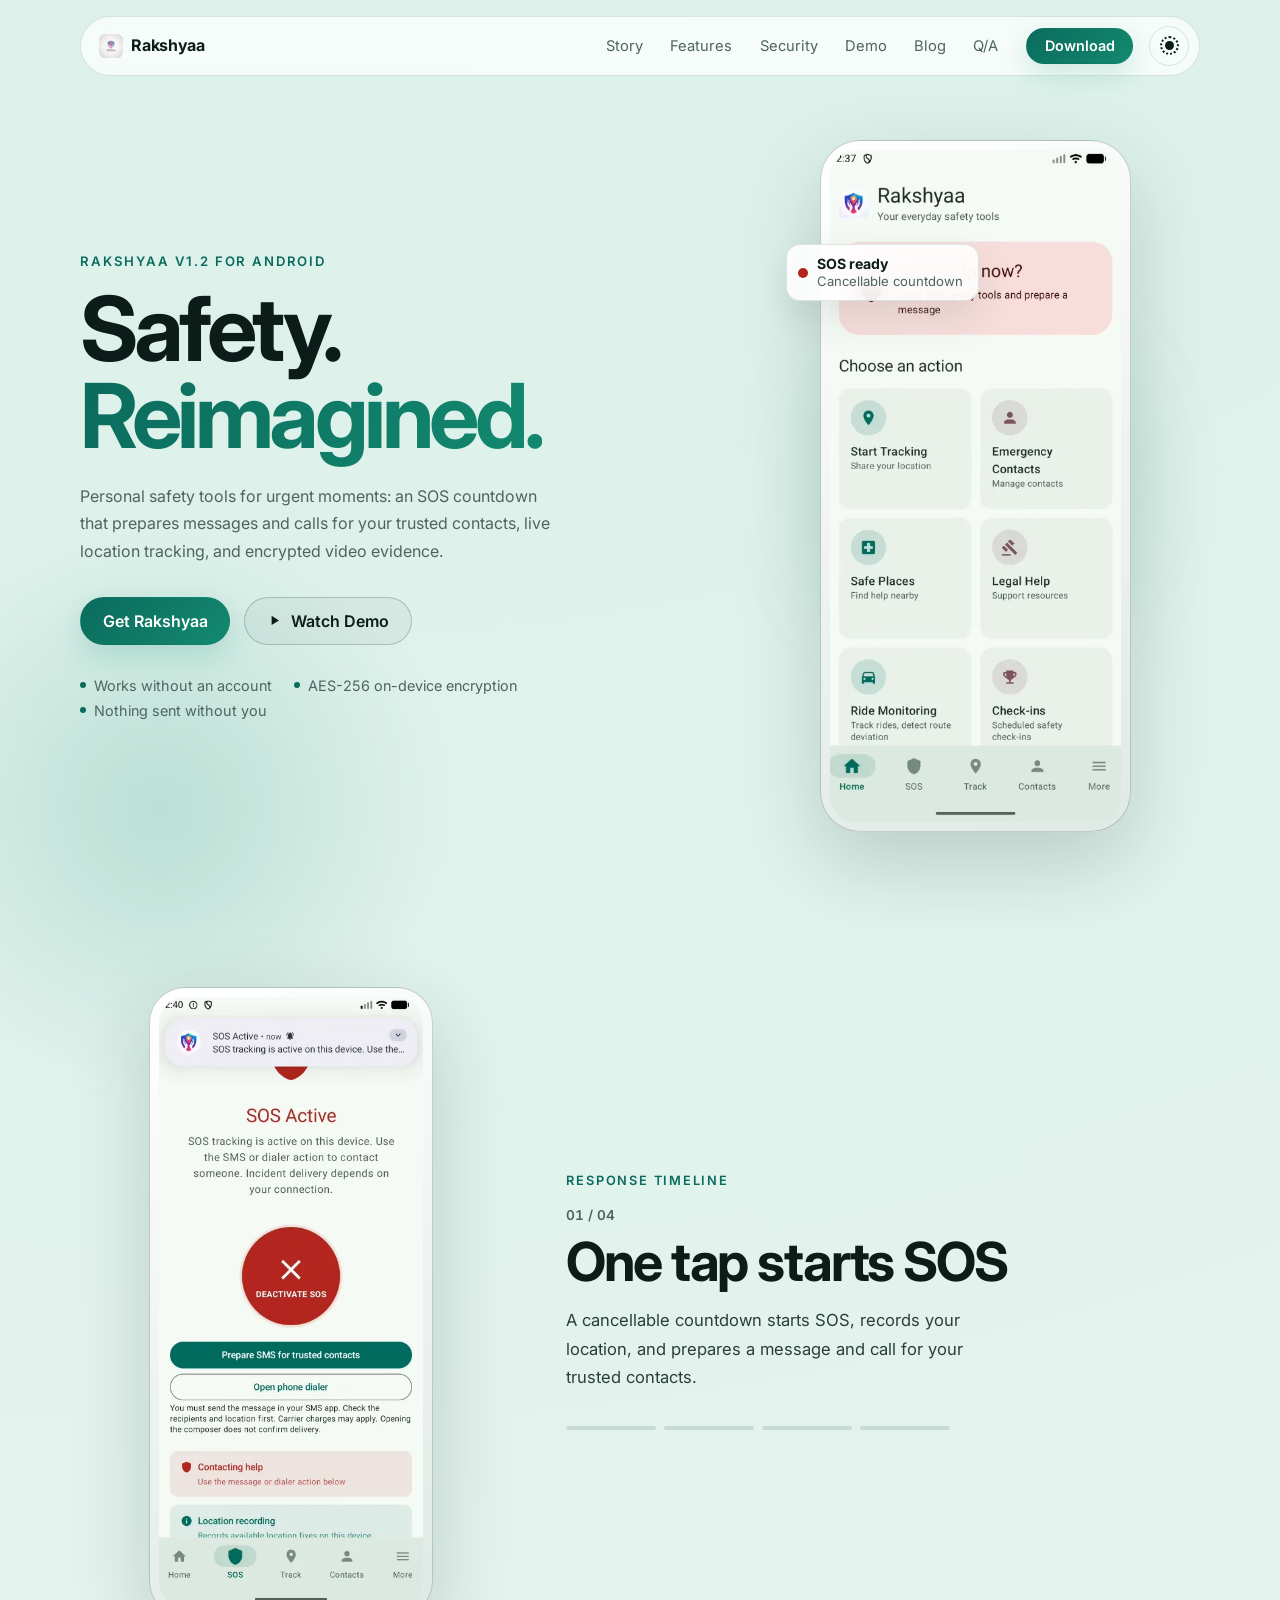
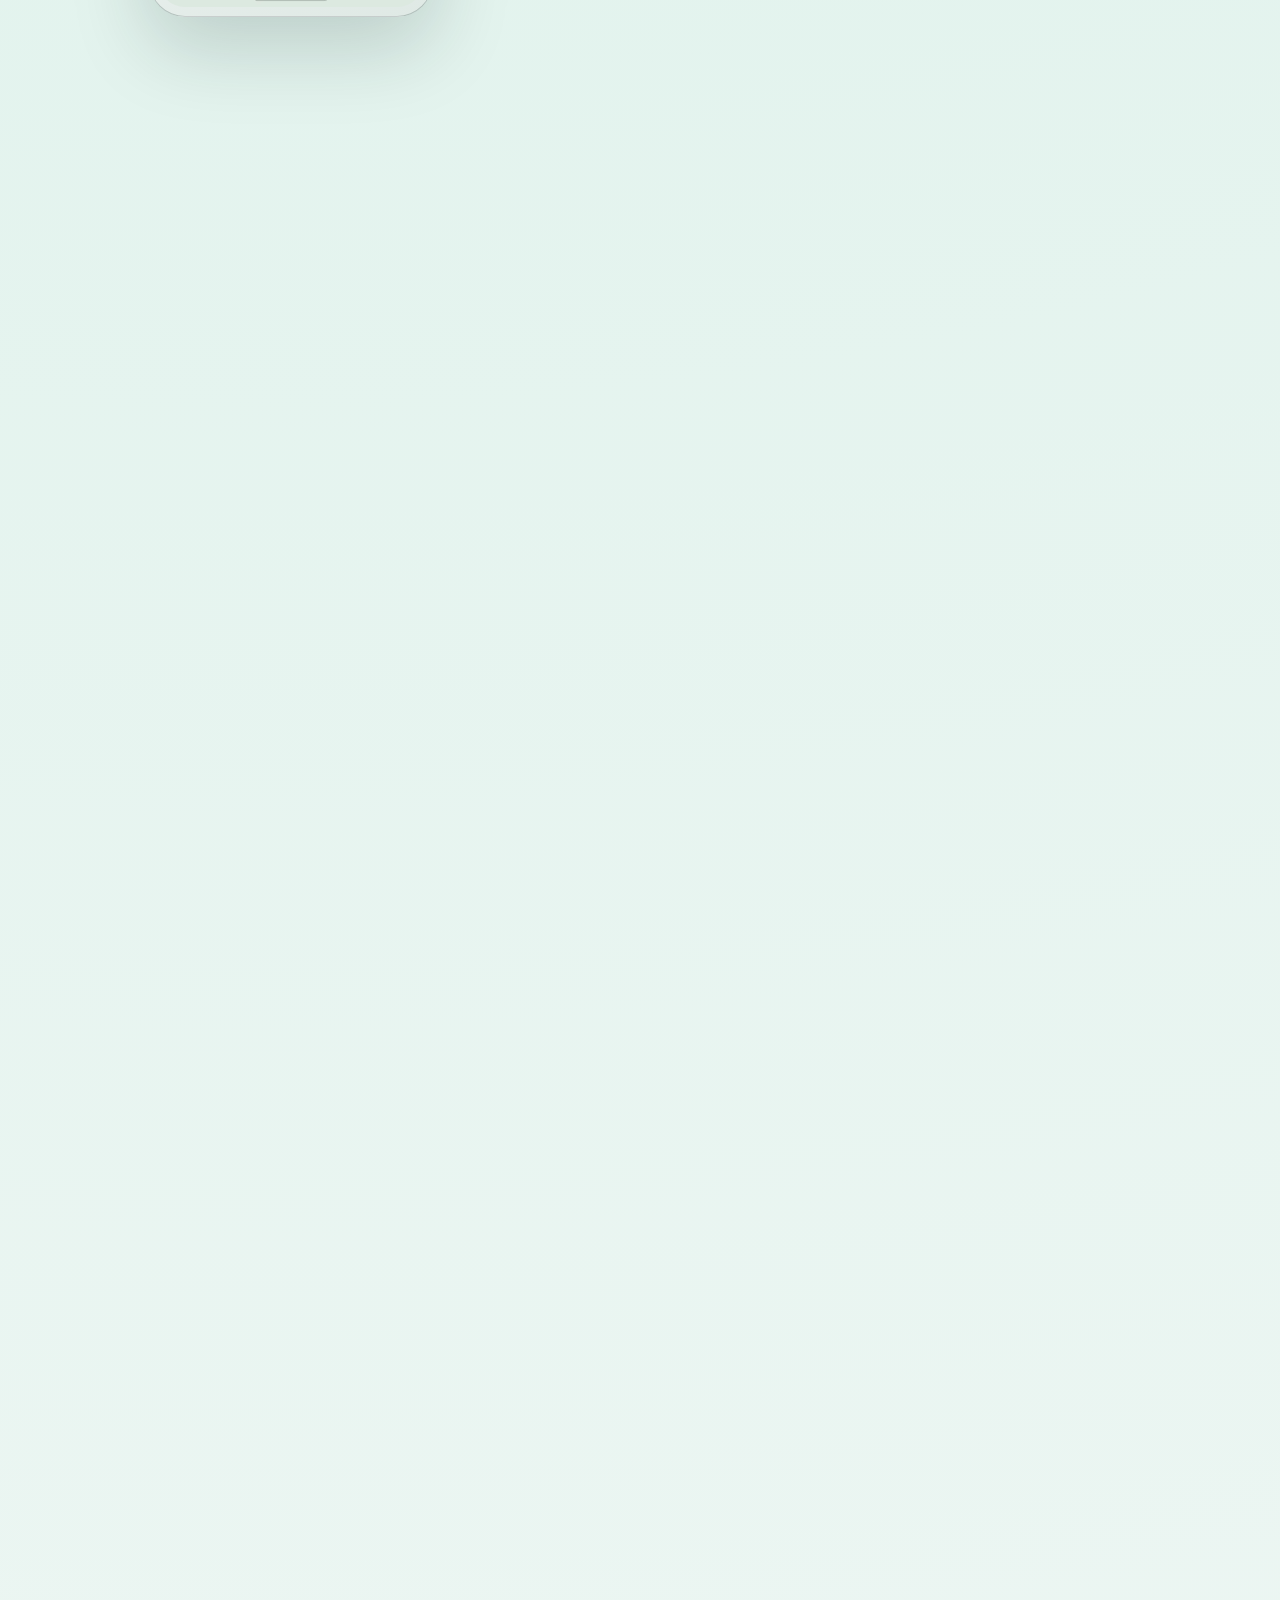
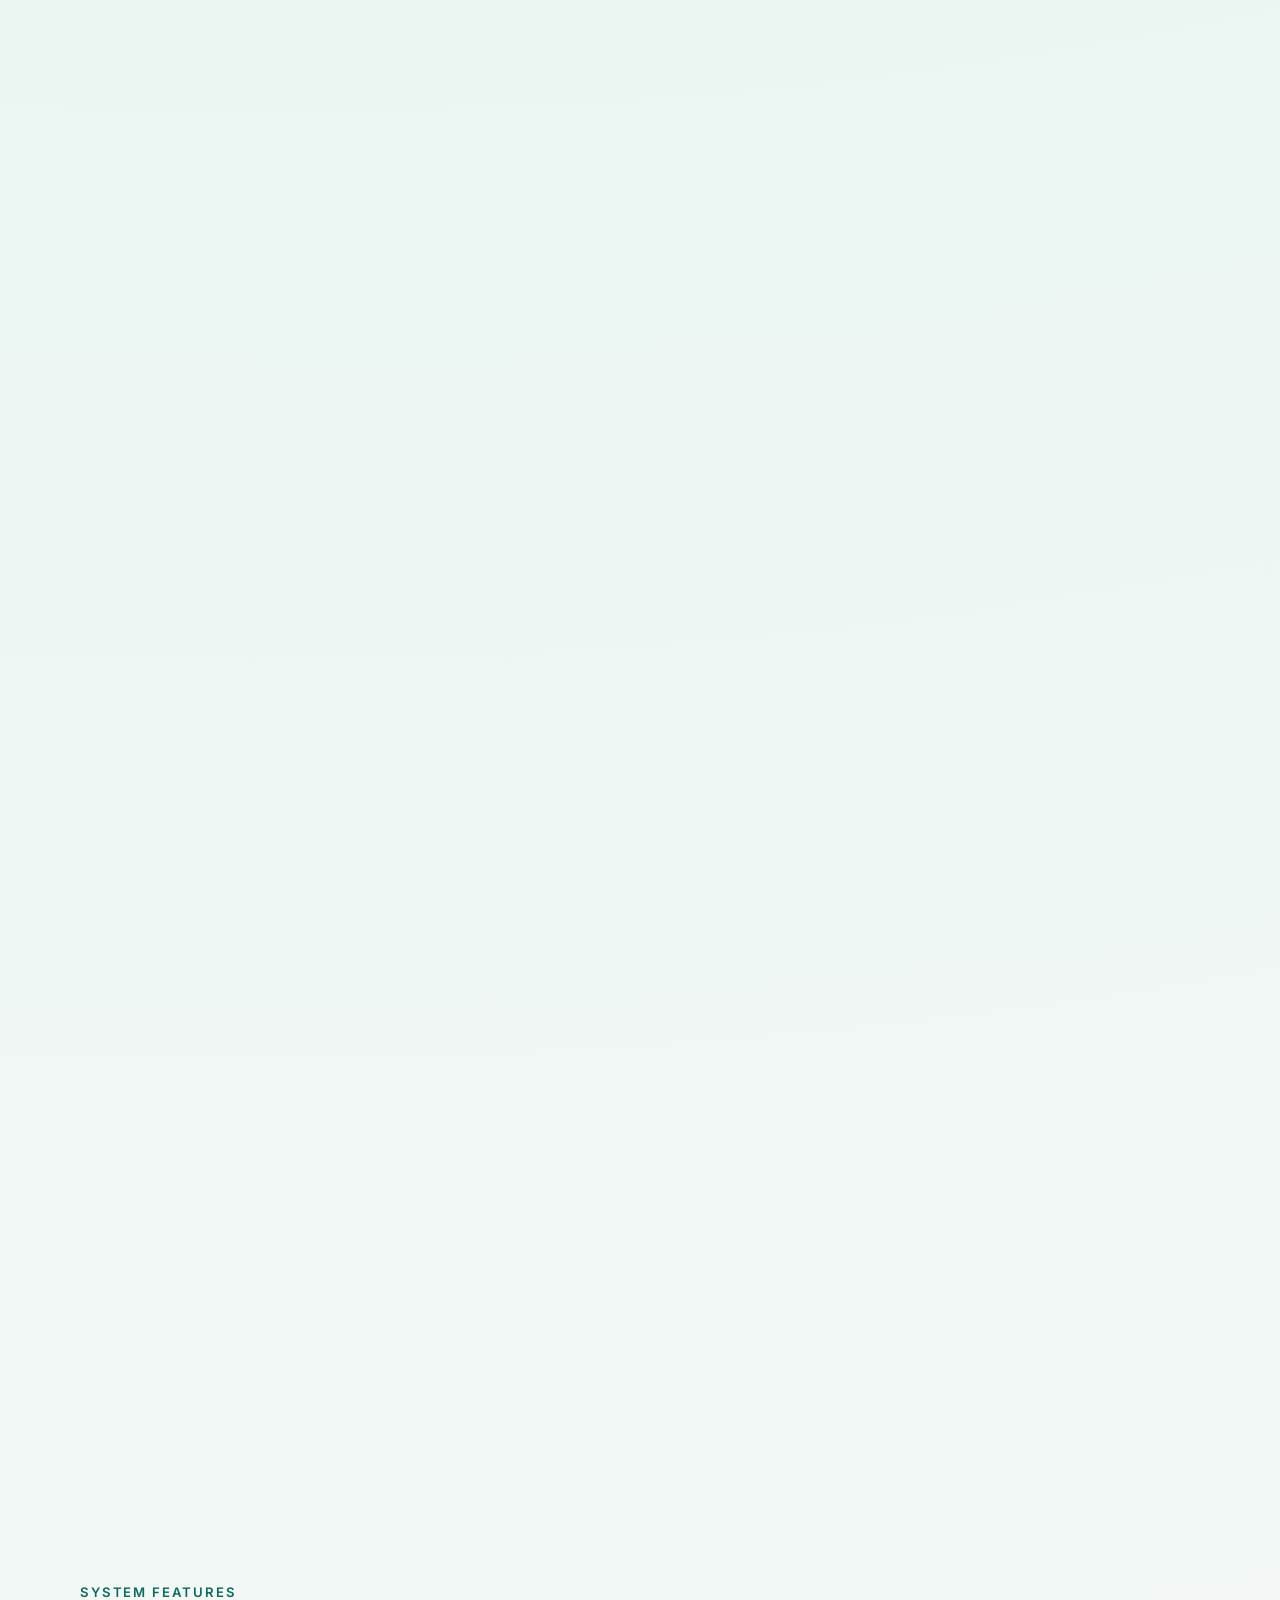
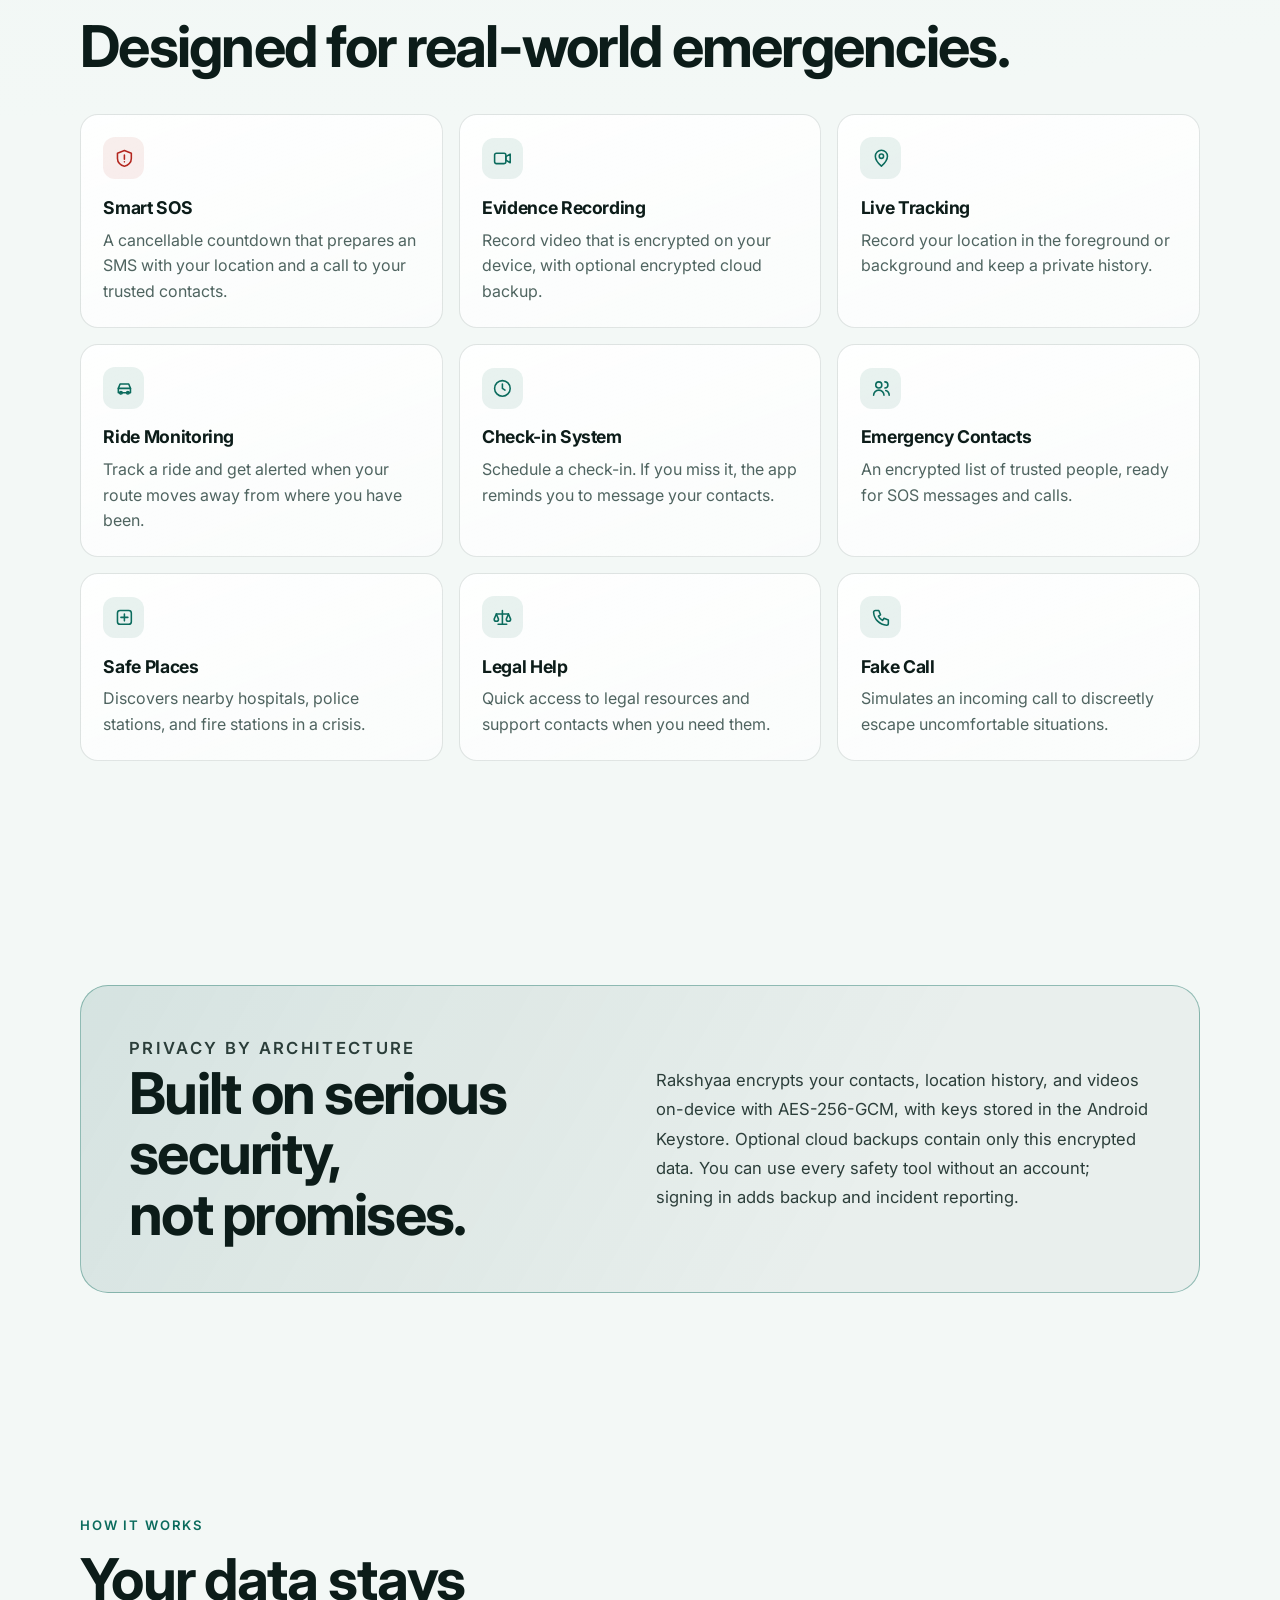
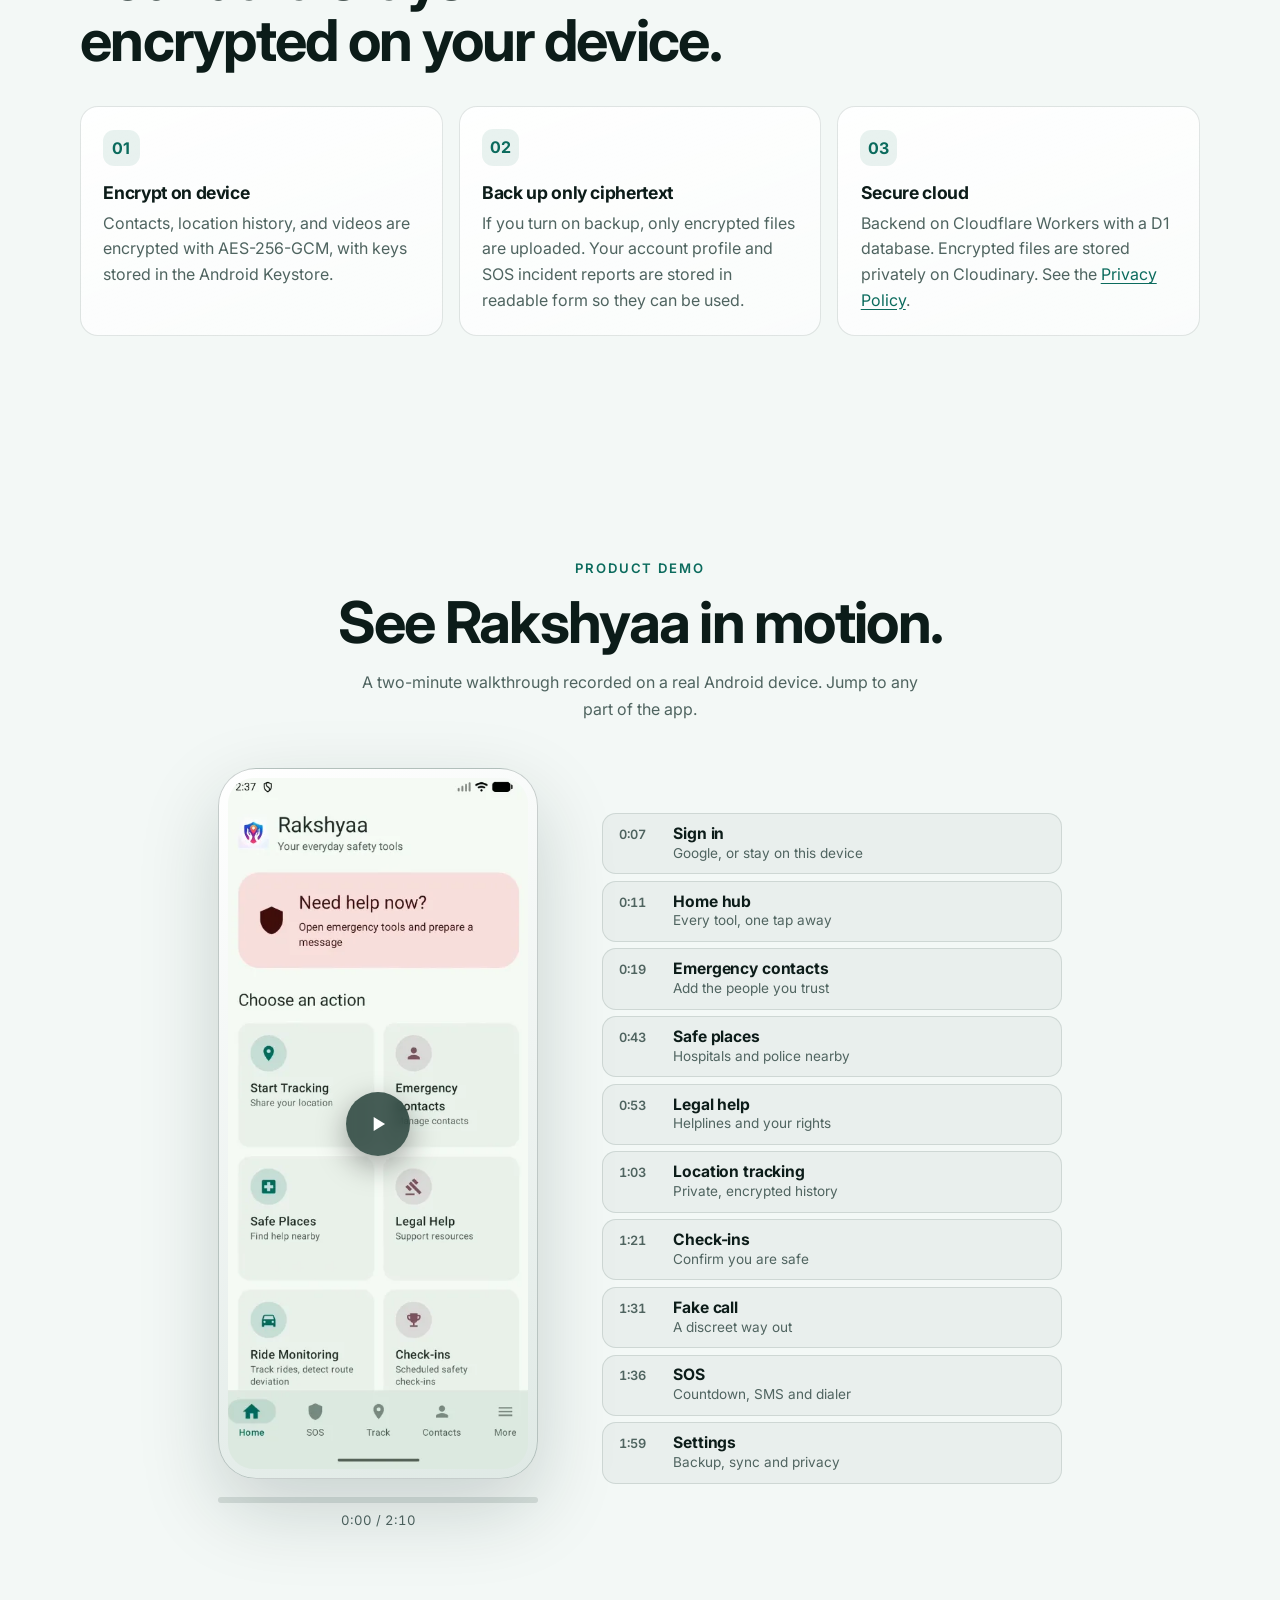
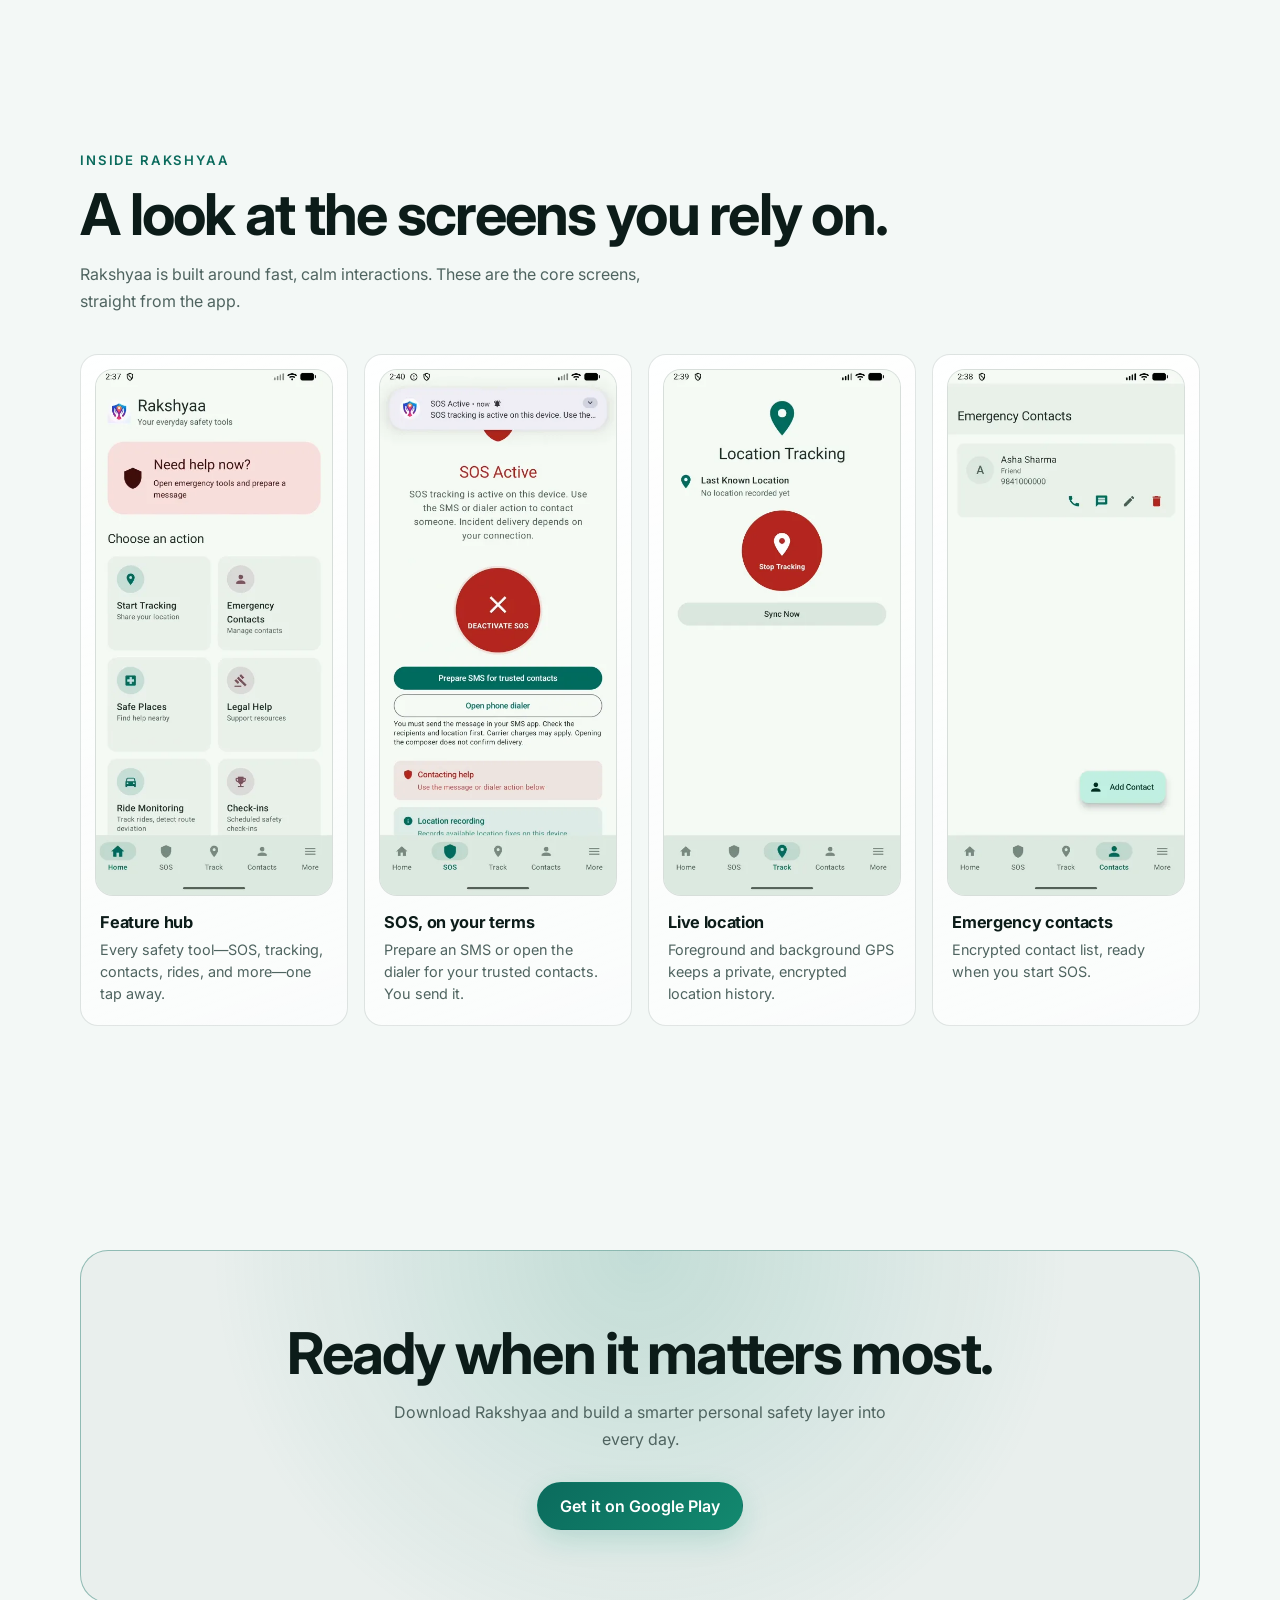
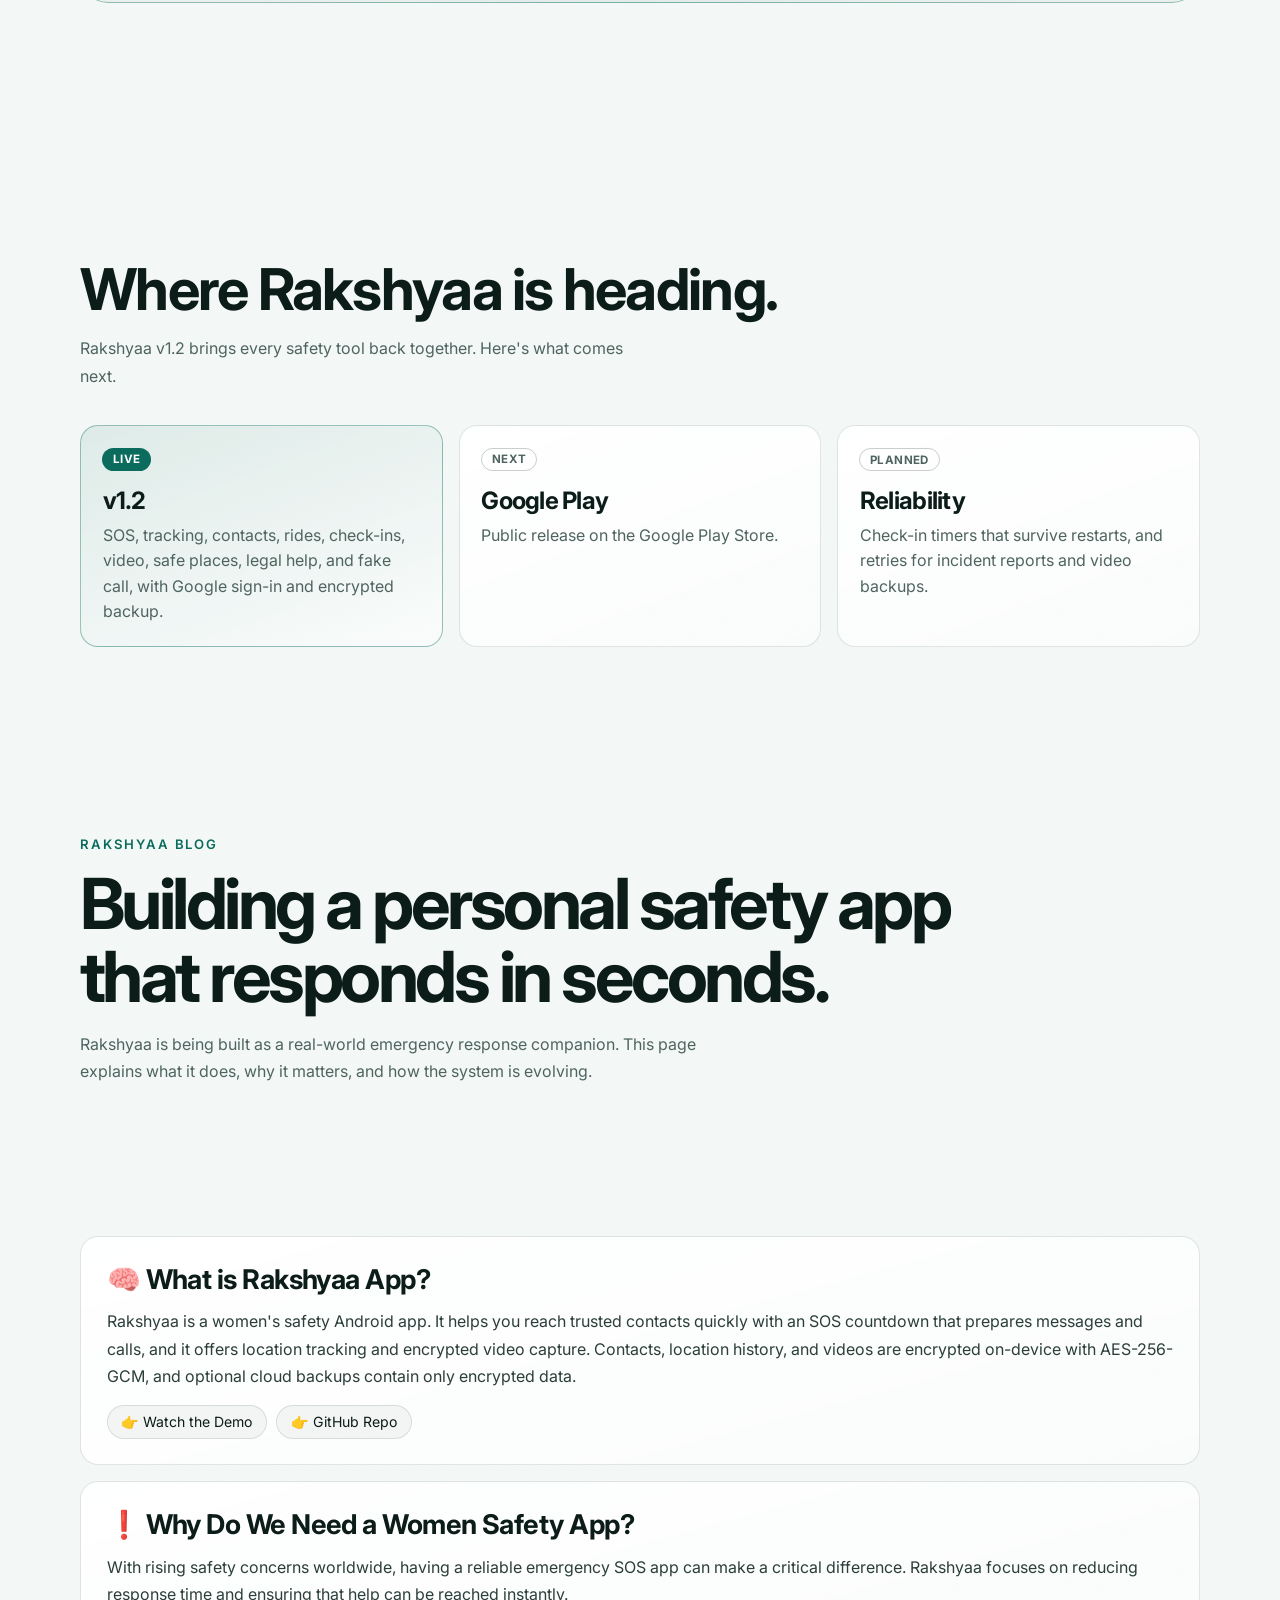
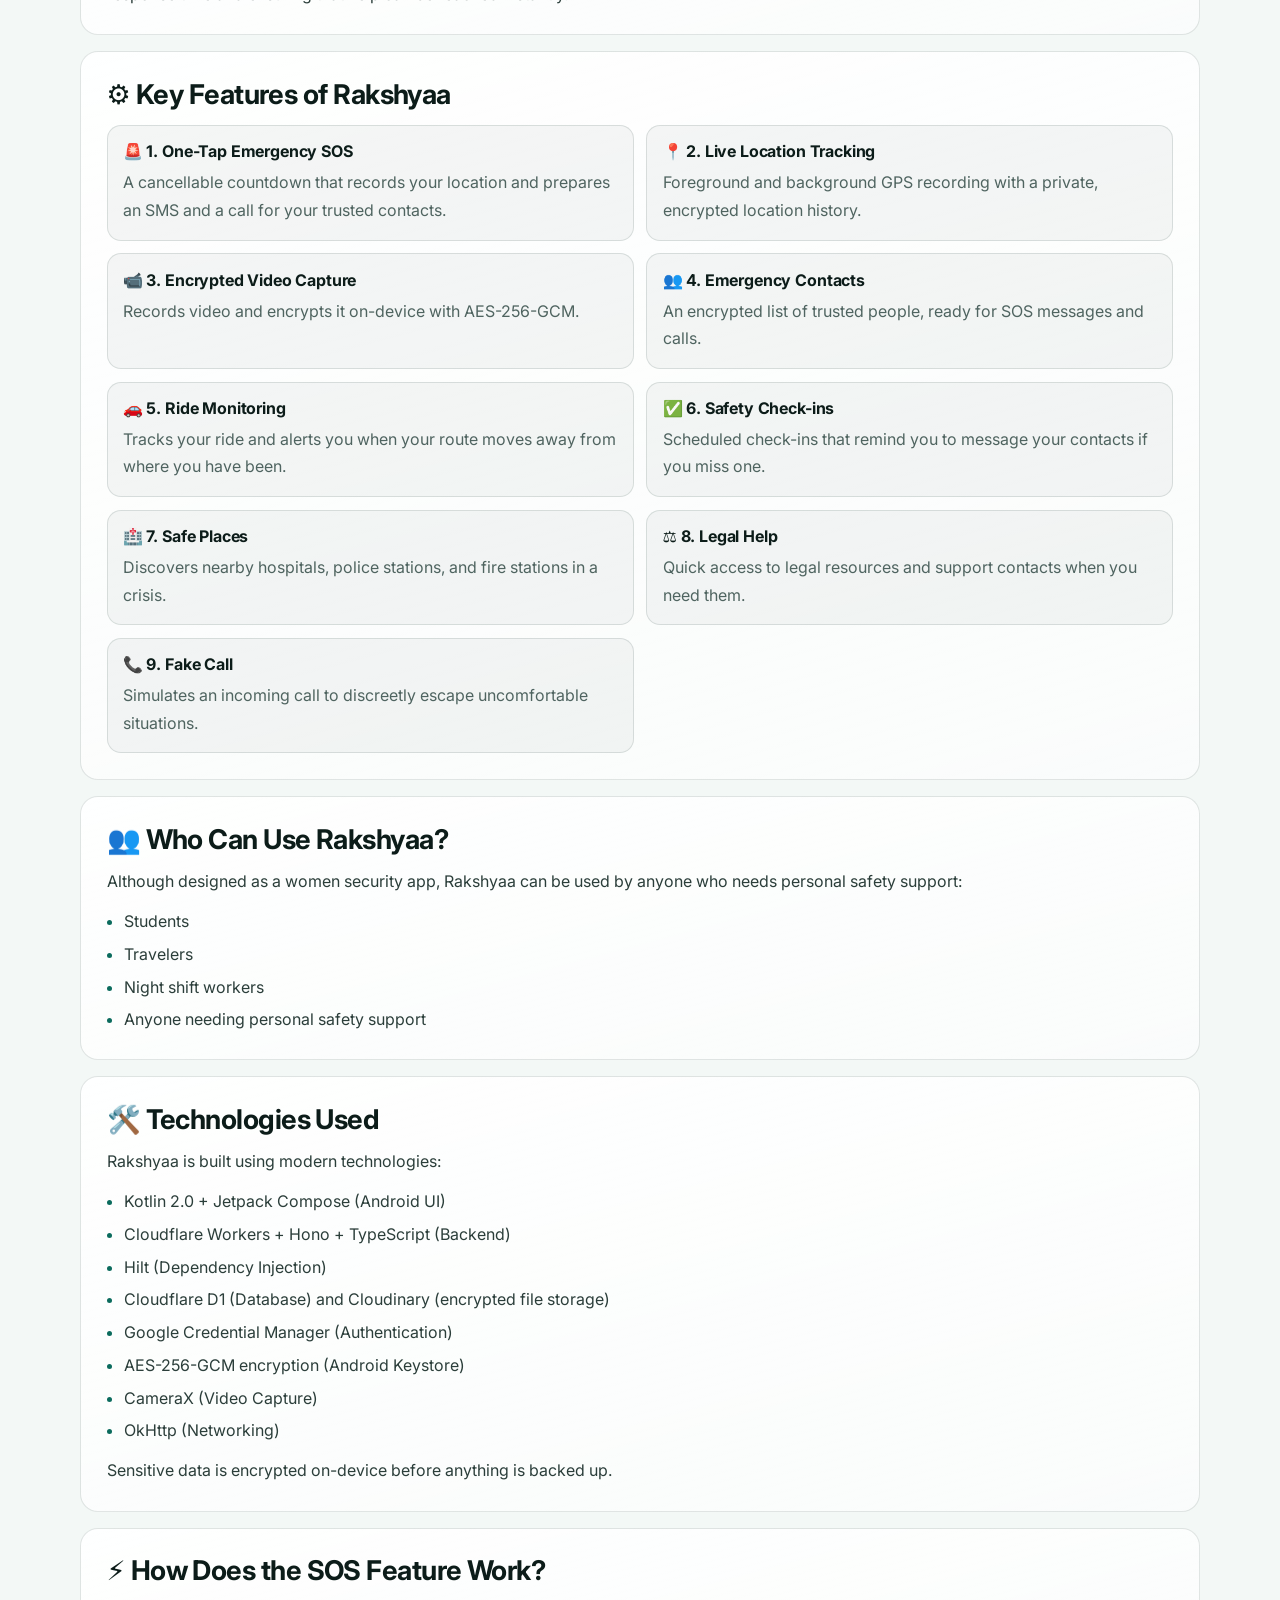
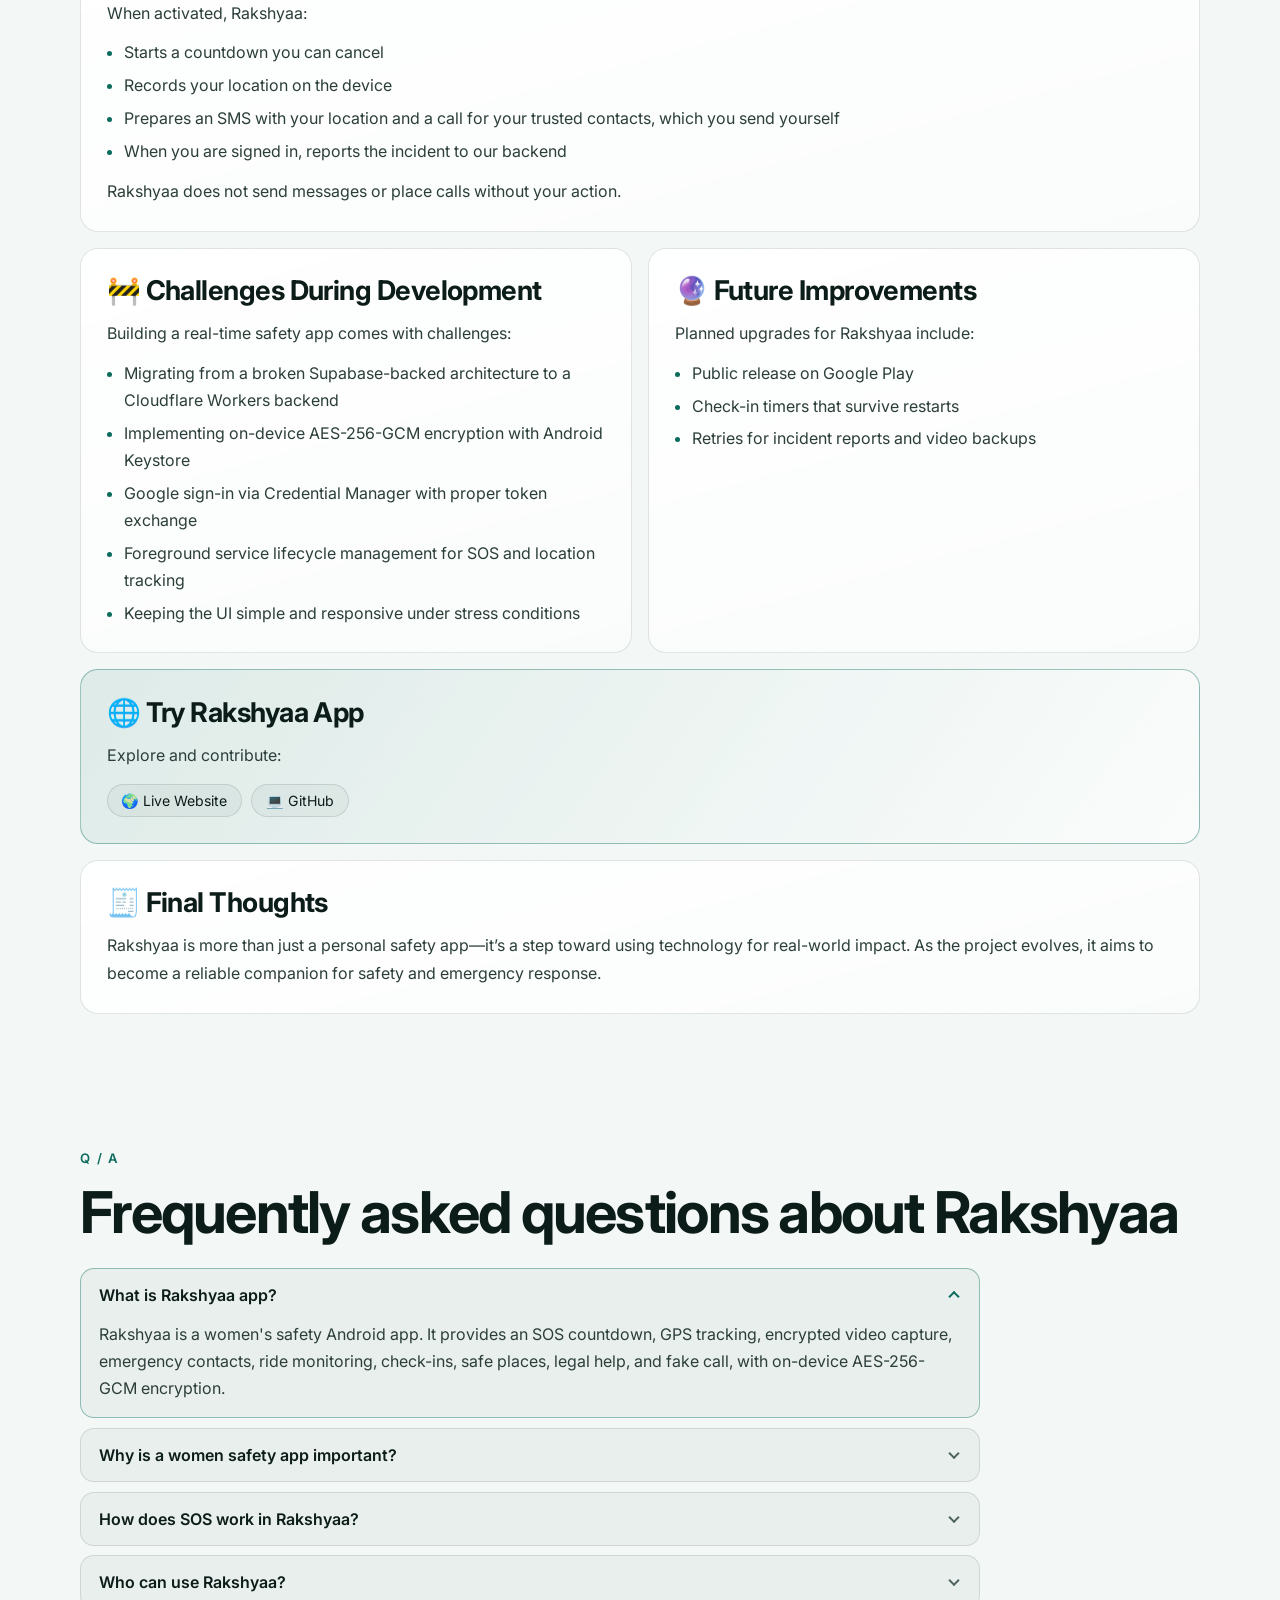
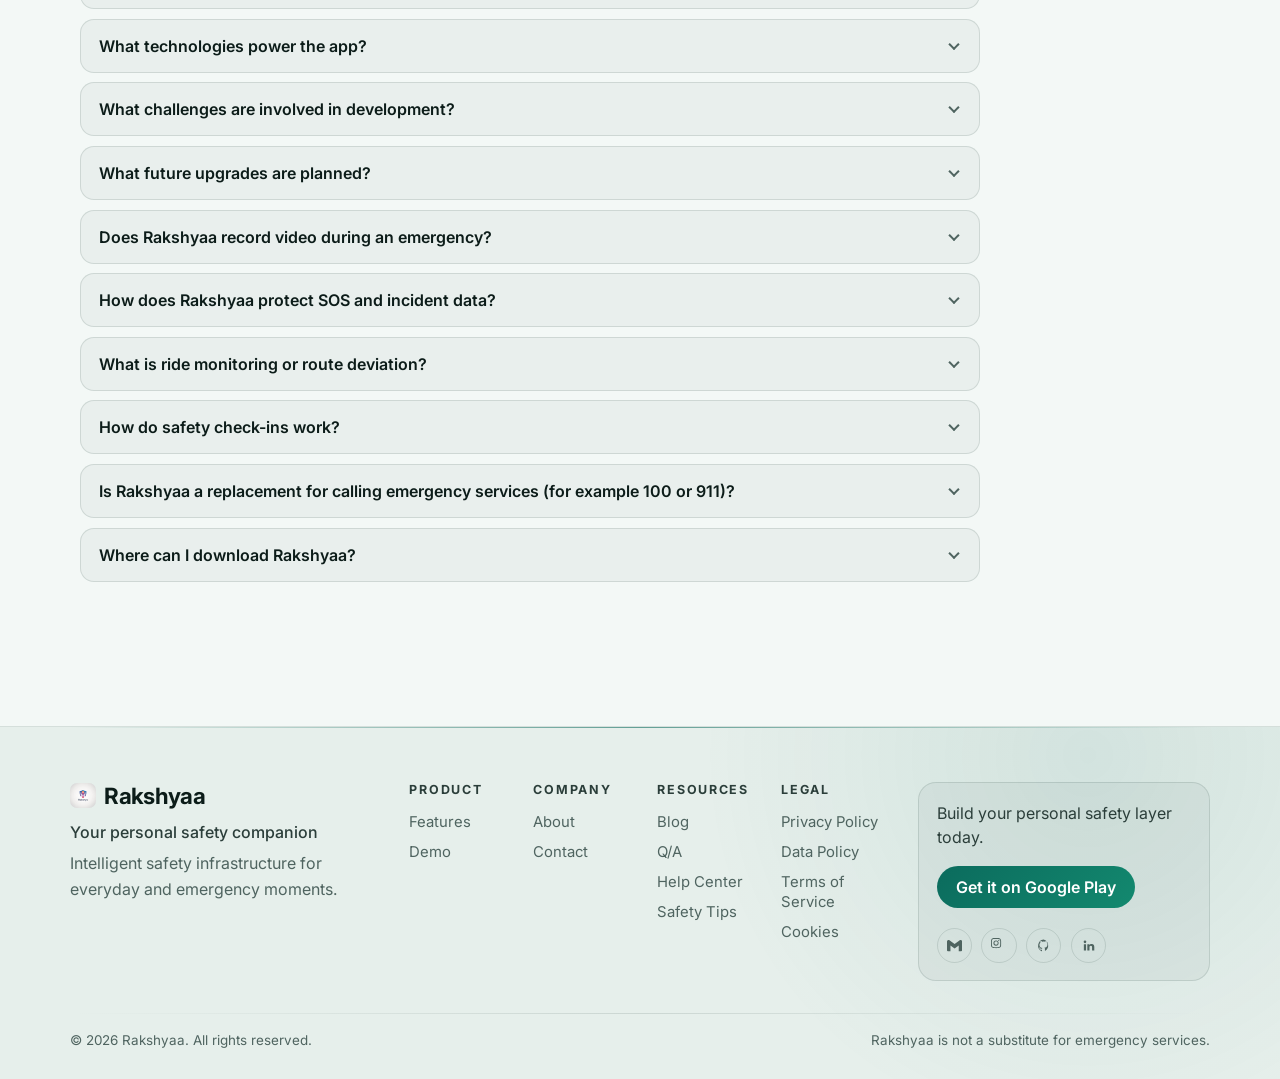
<file: index.html>
<!DOCTYPE html>
<html lang="en">
<head>
  <!-- Character Encoding & Viewport -->
  <meta charset="UTF-8" />
  <meta name="viewport" content="width=device-width, initial-scale=1.0" />

  <!-- SEO & Meta Information -->
  <meta name="description" content="Rakshyaa is a global personal safety app with SOS alerts, live location tracking, and encrypted evidence capture." />
  <meta name="keywords" content="global safety app, personal safety app, emergency SOS app, women safety app, live location tracking app, SOS alert app, emergency response app, personal security app, GPS safety app, panic button app, safety app for students, safety app for travelers, emergency contact alert app, safety technology app, mobile safety solution, encrypted safety app, Rakshyaa app" />
  <meta name="author" content="Rabi Dahal" />
  <meta name="robots" content="index,follow" />

  <!-- Canonical & Language -->
  <link rel="canonical" href="https://rakshyaapp.github.io/" />
  <link rel="alternate" hreflang="x-default" href="https://rakshyaapp.github.io/" />
  <meta property="og:locale" content="en_US" />

  <!-- Open Graph (Facebook & Social Media) -->
  <meta property="og:type" content="website" />
  <meta property="og:site_name" content="Rakshyaa" />
  <meta property="og:title" content="Rakshyaa Global Safety App | SOS and Live Tracking" />
  <meta property="og:description" content="Global personal safety app with SOS alerts, live tracking, and encrypted evidence capture." />
  <meta property="og:url" content="https://rakshyaapp.github.io/" />
  <meta property="og:image" content="https://rakshyaapp.github.io/previewcard.png" />

  <!-- Twitter Card -->
  <meta name="twitter:card" content="summary_large_image" />
  <meta name="twitter:domain" content="rakshyaapp.github.io" />
  <meta name="twitter:title" content="Rakshyaa Global Safety App | SOS and Live Tracking" />
  <meta name="twitter:description" content="Rakshyaa combines SOS, live location sharing, and secure emergency workflows for global personal safety." />
  <meta name="twitter:image" content="https://rakshyaapp.github.io/previewcard.png" />

  <!-- Page Title -->
  <title>Rakshyaa Global Safety App | SOS, Live Tracking, Emergency Alerts</title>

  <!-- Fonts -->
  <link rel="preconnect" href="https://fonts.googleapis.com" />
  <link rel="preconnect" href="https://fonts.gstatic.com" crossorigin />
  <link href="https://fonts.googleapis.com/css2?family=Inter:wght@400;500;600;700;800&display=swap" rel="stylesheet" />

  <!-- Icons & Stylesheets -->
  <link rel="icon" type="image/png" href="favicon.png" />
  <link rel="stylesheet" href="styles.css" />
  <script>try{var t=localStorage.getItem("rakshya-theme")||(matchMedia("(prefers-color-scheme: light)").matches?"light":"dark");document.documentElement.setAttribute("data-theme",t)}catch(e){}</script>

  <!-- Structured Data (Schema.org) -->
  <script type="application/ld+json">
    {
      "@context": "https://schema.org",
      "@graph": [
        {
          "@type": "Organization",
          "@id": "https://rakshyaapp.github.io/#organization",
          "name": "Rakshyaa",
          "url": "https://rakshyaapp.github.io/",
          "logo": "https://rakshyaapp.github.io/favicon.png",
          "sameAs": [
            "https://www.instagram.com/rakshya__app/",
            "https://github.com/proobker",
            "https://www.linkedin.com/in/rabi-dahal/"
          ]
        },
        {
          "@type": "SoftwareApplication",
          "name": "Rakshyaa",
          "applicationCategory": "SafetyApplication",
          "operatingSystem": "Android",
          "description": "Personal safety app with SOS alerts, live location sharing, and encrypted evidence capture.",
          "url": "https://rakshyaapp.github.io/",
          "publisher": {
            "@id": "https://rakshyaapp.github.io/#organization"
          },
          "author": {
            "@type": "Person",
            "name": "Rabi Dahal"
          }
        },
        {
          "@type": "BlogPosting",
          "headline": "Building a personal safety app that responds in seconds.",
          "description": "Overview of Rakshyaa features, SOS workflow, development challenges, and future improvements.",
          "mainEntityOfPage": "https://rakshyaapp.github.io/#blog",
          "url": "https://rakshyaapp.github.io/#blog",
          "author": {
            "@type": "Person",
            "name": "Rabi Dahal"
          },
          "publisher": {
            "@id": "https://rakshyaapp.github.io/#organization"
          }
        }
      ]
    }
  </script>
</head>
<body>
  <div class="page-glow"></div>
  <header class="navbar" id="top">
    <nav class="nav-shell container" aria-label="Main navigation">
      <a href="#hero" class="brand" aria-label="Rakshyaa homepage">
        <img src="favicon.png" alt="Rakshyaa logo" class="brand-logo" />
        <span>Rakshyaa</span>
      </a>
      <div class="nav-links" id="navLinks">
        <ul>
          <li><a href="#story">Story</a></li>
          <li><a href="#features">Features</a></li>
          <li><a href="#security">Security</a></li>
          <li><a href="#demo">Demo</a></li>
          <li><a href="#blog">Blog</a></li>
          <li><a href="#qa">Q/A</a></li>
        </ul>
        <a href="#download" class="btn btn-nav nav-download">Download</a>
      </div>
      <button
        class="nav-toggle"
        id="navToggle"
        aria-label="Toggle menu"
        aria-expanded="false"
        aria-controls="navLinks"
      >
        <span></span>
        <span></span>
        <span></span>
      </button>
      <a href="#download" class="btn btn-nav nav-cta">Download</a>
      <button
        class="theme-toggle"
        id="themeToggle"
        aria-label="Toggle color theme"
        aria-pressed="false"
        title="Toggle light / dark theme"
      >
        <span class="theme-icon-moon" aria-hidden="true"></span>
        <span class="theme-icon-sun" aria-hidden="true"></span>
      </button>
    </nav>
  </header>

  <main>
    <section id="hero" class="hero section">
      <div class="container hero-grid">
        <div class="hero-copy reveal">
          <p class="eyebrow">Rakshyaa v1.2 for Android</p>
          <h1>Safety. <span>Reimagined.</span></h1>
          <p class="subtext">
            Personal safety tools for urgent moments: an SOS countdown that prepares messages and calls
            for your trusted contacts, live location tracking, and encrypted video evidence.
          </p>
          <div class="hero-actions">
            <a href="#download" class="btn btn-primary">Get Rakshyaa</a>
            <a href="#demo" class="btn btn-secondary">
              <svg viewBox="0 0 24 24" aria-hidden="true"><path d="M8 5.5v13l10.5-6.5z"/></svg>
              Watch Demo
            </a>
          </div>
          <ul class="hero-facts">
            <li>Works without an account</li>
            <li>AES-256 on-device encryption</li>
            <li>Nothing sent without you</li>
          </ul>
        </div>
        <div class="hero-device-wrap reveal">
          <div class="device-glow"></div>
          <div class="phone-tilt" id="phoneTilt">
            <div class="phone-shell">
              <video
                src="demo.mp4"
                poster="assets/screens/home.webp"
                muted
                playsinline
                preload="auto"
                data-autoplay
                data-start="11"
                data-end="126"
                aria-label="Rakshyaa app walkthrough"
              ></video>
              <div class="sos-chip" aria-hidden="true">
                <span class="sos-dot"></span>
                <div><strong>SOS ready</strong><span>Cancellable countdown</span></div>
              </div>
            </div>
          </div>
        </div>
      </div>
    </section>

    <section id="story" class="story section">
      <div class="story-track">
        <div class="story-sticky container">
          <div class="story-media">
            <div class="story-device">
              <video
                id="storyVideo"
                src="demo.mp4"
                poster="assets/screens/sos.webp"
                muted
                playsinline
                preload="none"
                aria-label="Rakshyaa app clip for the current step"
              ></video>
            </div>
          </div>
          <div class="story-copy-panel">
            <p class="story-label">Response Timeline</p>
            <div class="story-slides" id="storySlides">
              <article class="story-slide is-active" data-start="96" data-end="106">
                <span class="step-num">01 / 04</span>
                <h2>One tap starts SOS</h2>
                <p>A cancellable countdown starts SOS, records your location, and prepares a message and call for your trusted contacts.</p>
              </article>
              <article class="story-slide" data-start="106" data-end="118">
                <span class="step-num">02 / 04</span>
                <h2>You stay in control</h2>
                <p>Nothing is sent without you. You choose whether to send each SMS or place each call.</p>
              </article>
              <article class="story-slide" data-start="19" data-end="38">
                <span class="step-num">03 / 04</span>
                <h2>Trusted people, ready</h2>
                <p>Your emergency contacts are kept in an encrypted list, so the right people are one tap away when SOS starts.</p>
              </article>
              <article class="story-slide" data-start="63" data-end="76">
                <span class="step-num">04 / 04</span>
                <h2>Live intelligence follows you</h2>
                <p>Location tracking, ride monitoring, and nearby safe places keep you aware of your surroundings.</p>
              </article>
            </div>
            <ol class="story-steps" aria-hidden="true">
              <li></li>
              <li></li>
              <li></li>
              <li></li>
            </ol>
          </div>
        </div>
      </div>
    </section>

    <section id="features" class="features section">
      <div class="container">
        <p class="eyebrow reveal">System Features</p>
        <h2 class="section-title reveal">Designed for real-world emergencies.</h2>
        <div class="feature-grid">
          <article class="feature-card is-sos reveal">
            <span class="feature-icon" aria-hidden="true"><svg viewBox="0 0 24 24"><path d="M12 3l8 3v6c0 4.5-3.4 8.3-8 9-4.6-.7-8-4.5-8-9V6z"/><path d="M12 8v5M12 16h.01"/></svg></span>
            <h3>Smart SOS</h3>
            <p>A cancellable countdown that prepares an SMS with your location and a call to your trusted contacts.</p>
          </article>
          <article class="feature-card reveal">
            <span class="feature-icon" aria-hidden="true"><svg viewBox="0 0 24 24"><rect x="3" y="6" width="13" height="12" rx="2"/><path d="M16 10l5-3v10l-5-3z"/></svg></span>
            <h3>Evidence Recording</h3>
            <p>Record video that is encrypted on your device, with optional encrypted cloud backup.</p>
          </article>
          <article class="feature-card reveal">
            <span class="feature-icon" aria-hidden="true"><svg viewBox="0 0 24 24"><path d="M12 21s-7-6.2-7-11.5a7 7 0 0 1 14 0C19 14.8 12 21 12 21z"/><circle cx="12" cy="9.5" r="2.5"/></svg></span>
            <h3>Live Tracking</h3>
            <p>Record your location in the foreground or background and keep a private history.</p>
          </article>
          <article class="feature-card reveal">
            <span class="feature-icon" aria-hidden="true"><svg viewBox="0 0 24 24"><path d="M5 17h14v-5l-2-5H7l-2 5z"/><path d="M5 12h14"/><circle cx="8" cy="17" r="1.5"/><circle cx="16" cy="17" r="1.5"/></svg></span>
            <h3>Ride Monitoring</h3>
            <p>Track a ride and get alerted when your route moves away from where you have been.</p>
          </article>
          <article class="feature-card reveal">
            <span class="feature-icon" aria-hidden="true"><svg viewBox="0 0 24 24"><circle cx="12" cy="12" r="9"/><path d="M12 7v5l3 2"/></svg></span>
            <h3>Check-in System</h3>
            <p>Schedule a check-in. If you miss it, the app reminds you to message your contacts.</p>
          </article>
          <article class="feature-card reveal">
            <span class="feature-icon" aria-hidden="true"><svg viewBox="0 0 24 24"><circle cx="9" cy="8" r="3.5"/><path d="M3 20c0-3.3 2.7-6 6-6s6 2.7 6 6"/><path d="M16 4.5a3.5 3.5 0 0 1 0 7M21 20c0-2.6-1.6-4.8-4-5.6"/></svg></span>
            <h3>Emergency Contacts</h3>
            <p>An encrypted list of trusted people, ready for SOS messages and calls.</p>
          </article>
          <article class="feature-card reveal">
            <span class="feature-icon" aria-hidden="true"><svg viewBox="0 0 24 24"><rect x="4" y="4" width="16" height="16" rx="3"/><path d="M12 8v8M8 12h8"/></svg></span>
            <h3>Safe Places</h3>
            <p>Discovers nearby hospitals, police stations, and fire stations in a crisis.</p>
          </article>
          <article class="feature-card reveal">
            <span class="feature-icon" aria-hidden="true"><svg viewBox="0 0 24 24"><path d="M12 4v16M7 20h10M5 8h14"/><path d="M5 8l-2.5 6a2.5 2.5 0 0 0 5 0zM19 8l-2.5 6a2.5 2.5 0 0 0 5 0z"/></svg></span>
            <h3>Legal Help</h3>
            <p>Quick access to legal resources and support contacts when you need them.</p>
          </article>
          <article class="feature-card reveal">
            <span class="feature-icon" aria-hidden="true"><svg viewBox="0 0 24 24"><path d="M5 4h4l2 5-2.5 1.5a11 11 0 0 0 5 5L15 13l5 2v4a2 2 0 0 1-2 2A16 16 0 0 1 3 6a2 2 0 0 1 2-2"/></svg></span>
            <h3>Fake Call</h3>
            <p>Simulates an incoming call to discreetly escape uncomfortable situations.</p>
          </article>
        </div>
      </div>
    </section>

    <section id="security" class="security section">
      <div class="container security-layout reveal">
        <div>
          <p class="eyebrow">Privacy by Architecture</p>
          <h2 class="section-title">Built on serious security, not promises.</h2>
        </div>
        <p>
          Rakshyaa encrypts your contacts, location history, and videos on-device with AES-256-GCM,
          with keys stored in the Android Keystore. Optional cloud backups contain only this encrypted
          data. You can use every safety tool without an account; signing in adds backup and
          incident reporting.
        </p>
      </div>
    </section>

    <section id="architecture" class="architecture section">
      <div class="container">
        <p class="eyebrow reveal">How it works</p>
        <h2 class="section-title reveal">Your data stays encrypted on your device.</h2>
        <div class="arch-grid">
          <article class="arch-step reveal">
            <span class="arch-num">01</span>
            <h3>Encrypt on device</h3>
            <p>Contacts, location history, and videos are encrypted with AES-256-GCM, with keys stored in the Android Keystore.</p>
          </article>
          <article class="arch-step reveal">
            <span class="arch-num">02</span>
            <h3>Back up only ciphertext</h3>
            <p>If you turn on backup, only encrypted files are uploaded. Your account profile and SOS incident reports are stored in readable form so they can be used.</p>
          </article>
          <article class="arch-step reveal">
            <span class="arch-num">03</span>
            <h3>Secure cloud</h3>
            <p>Backend on Cloudflare Workers with a D1 database. Encrypted files are stored privately on Cloudinary. See the <a href="privacy-policy.html">Privacy Policy</a>.</p>
          </article>
        </div>
      </div>
    </section>

    <section id="demo" class="demo section">
      <div class="container">
        <p class="eyebrow reveal">Product Demo</p>
        <h2 class="section-title reveal">See Rakshyaa in motion.</h2>
        <p class="section-lead reveal">A two-minute walkthrough recorded on a real Android device. Jump to any part of the app.</p>
        <div class="demo-layout">
          <div class="demo-stage reveal" id="demoStage">
            <div class="demo-device">
              <video
                id="demoVideo"
                src="demo.mp4"
                poster="assets/screens/home.webp"
                muted
                playsinline
                preload="none"
                aria-label="Rakshyaa full app demo"
              ></video>
              <button class="demo-play" id="demoPlay" type="button" aria-label="Play demo">
                <svg class="icon-play" viewBox="0 0 24 24" aria-hidden="true"><path d="M8 5.5v13l10.5-6.5z"/></svg>
                <svg class="icon-pause" viewBox="0 0 24 24" aria-hidden="true"><path d="M7 5h3.5v14H7zM13.5 5H17v14h-3.5z"/></svg>
              </button>
            </div>
            <div class="demo-progress" id="demoProgress" role="slider" aria-label="Seek demo" aria-valuemin="0" aria-valuemax="100" aria-valuenow="0" tabindex="0"><span></span></div>
            <p class="demo-time" id="demoTime">0:00 / 2:10</p>
          </div>
          <ol class="demo-chapters reveal" id="demoChapters">
            <li><button class="demo-chapter" type="button" data-time="7"><time>0:07</time><strong>Sign in</strong><span>Google, or stay on this device</span></button></li>
            <li><button class="demo-chapter" type="button" data-time="11"><time>0:11</time><strong>Home hub</strong><span>Every tool, one tap away</span></button></li>
            <li><button class="demo-chapter" type="button" data-time="19"><time>0:19</time><strong>Emergency contacts</strong><span>Add the people you trust</span></button></li>
            <li><button class="demo-chapter" type="button" data-time="43"><time>0:43</time><strong>Safe places</strong><span>Hospitals and police nearby</span></button></li>
            <li><button class="demo-chapter" type="button" data-time="53"><time>0:53</time><strong>Legal help</strong><span>Helplines and your rights</span></button></li>
            <li><button class="demo-chapter" type="button" data-time="63"><time>1:03</time><strong>Location tracking</strong><span>Private, encrypted history</span></button></li>
            <li><button class="demo-chapter" type="button" data-time="81"><time>1:21</time><strong>Check-ins</strong><span>Confirm you are safe</span></button></li>
            <li><button class="demo-chapter" type="button" data-time="91"><time>1:31</time><strong>Fake call</strong><span>A discreet way out</span></button></li>
            <li><button class="demo-chapter is-sos" type="button" data-time="96"><time>1:36</time><strong>SOS</strong><span>Countdown, SMS and dialer</span></button></li>
            <li><button class="demo-chapter" type="button" data-time="119"><time>1:59</time><strong>Settings</strong><span>Backup, sync and privacy</span></button></li>
          </ol>
        </div>
      </div>
    </section>

    <section id="screens" class="screens section">
      <div class="container">
        <p class="eyebrow reveal">Inside Rakshyaa</p>
        <h2 class="section-title reveal">A look at the screens you rely on.</h2>
        <p class="section-lead reveal">
          Rakshyaa is built around fast, calm interactions. These are the core screens, straight from the app.
        </p>
        <div class="screens-grid">
          <figure class="screen-card reveal">
            <div class="screen-frame">
              <img src="assets/screens/home.webp" alt="Rakshyaa home screen with a Need help now card and a grid of safety tools" width="450" height="1000" loading="lazy" />
            </div>
            <figcaption>
              <h3>Feature hub</h3>
              <p>Every safety tool—SOS, tracking, contacts, rides, and more—one tap away.</p>
            </figcaption>
          </figure>
          <figure class="screen-card reveal">
            <div class="screen-frame">
              <img src="assets/screens/sos.webp" alt="SOS Active screen with deactivate button and options to prepare an SMS or open the dialer" width="450" height="1000" loading="lazy" />
            </div>
            <figcaption>
              <h3>SOS, on your terms</h3>
              <p>Prepare an SMS or open the dialer for your trusted contacts. You send it.</p>
            </figcaption>
          </figure>
          <figure class="screen-card reveal">
            <div class="screen-frame">
              <img src="assets/screens/track.webp" alt="Location Tracking screen with a stop tracking button" width="450" height="1000" loading="lazy" />
            </div>
            <figcaption>
              <h3>Live location</h3>
              <p>Foreground and background GPS keeps a private, encrypted location history.</p>
            </figcaption>
          </figure>
          <figure class="screen-card reveal">
            <div class="screen-frame">
              <img src="assets/screens/contacts.webp" alt="Emergency Contacts screen listing a trusted contact with call and message actions" width="450" height="1000" loading="lazy" />
            </div>
            <figcaption>
              <h3>Emergency contacts</h3>
              <p>Encrypted contact list, ready when you start SOS.</p>
            </figcaption>
          </figure>
        </div>
      </div>
    </section>

    <section id="download" class="download section">
      <div class="container download-wrap reveal">
        <h2 class="section-title">Ready when it matters most.</h2>
        <p>Download Rakshyaa and build a smarter personal safety layer into every day.</p>
        <div class="download-actions">
          <a
            href="https://play.google.com/store/apps/details?id=com.rakshyaa.rakshyaa"
            class="btn btn-primary"
            target="_blank"
            rel="noopener noreferrer"
          >
            Get it on Google Play
          </a>
        </div>
      </div>
    </section>

    <section id="roadmap" class="roadmap section">
      <div class="container">
        <p class="eyebrow reveal">Roadmap</p>
        <h2 class="section-title reveal">Where Rakshyaa is heading.</h2>
        <p class="section-lead reveal">
          Rakshyaa v1.2 brings every safety tool back together. Here's what comes next.
        </p>
        <div class="roadmap-grid">
          <article class="roadmap-item reveal is-live">
            <span class="roadmap-badge">Live</span>
            <h3>v1.2</h3>
            <p>SOS, tracking, contacts, rides, check-ins, video, safe places, legal help, and fake call, with Google sign-in and encrypted backup.</p>
          </article>
          <article class="roadmap-item reveal">
            <span class="roadmap-badge">Next</span>
            <h3>Google Play</h3>
            <p>Public release on the Google Play Store.</p>
          </article>
          <article class="roadmap-item reveal">
            <span class="roadmap-badge">Planned</span>
            <h3>Reliability</h3>
            <p>Check-in timers that survive restarts, and retries for incident reports and video backups.</p>
          </article>
        </div>
      </div>
    </section>

    <section id="blog" class="section blog-hero">
      <div class="container">
        <p class="eyebrow reveal">Rakshyaa Blog</p>
        <h2 class="blog-title reveal">Building a personal safety app that responds in seconds.</h2>
        <p class="blog-subtext reveal">
          Rakshyaa is being built as a real-world emergency response companion. This page explains
          what it does, why it matters, and how the system is evolving.
        </p>
        <div class="blog-actions reveal">
          <a class="btn btn-primary" href="#demo">Watch the Demo</a>
          <a class="btn btn-secondary" href="https://github.com/proobker/rakshyaa">GitHub Repo</a>
        </div>
      </div>
    </section>

    <section class="section blog-body">
      <div class="container blog-stack">
        <article class="blog-panel reveal">
          <h2>🧠 What is Rakshyaa App?</h2>
          <p>
            Rakshyaa is a women's safety Android app. It helps you reach trusted contacts quickly with
            an SOS countdown that prepares messages and calls, and it offers location tracking and
            encrypted video capture. Contacts, location history, and videos are encrypted on-device
            with AES-256-GCM, and optional cloud backups contain only encrypted data.
          </p>
          <div class="inline-links">
            <a href="#demo">👉 Watch the Demo</a>
            <a href="https://github.com/proobker/rakshyaa">👉 GitHub Repo</a>
          </div>
        </article>

        <article class="blog-panel reveal">
          <h2>❗ Why Do We Need a Women Safety App?</h2>
          <p>
            With rising safety concerns worldwide, having a reliable emergency SOS app can make a
            critical difference. Rakshyaa focuses on reducing response time and ensuring that help
            can be reached instantly.
          </p>
        </article>

        <article class="blog-panel reveal">
          <h2>⚙️ Key Features of Rakshyaa</h2>
          <div class="feature-grid-blog">
            <div class="feature-item-blog">
              <h3>🚨 1. One-Tap Emergency SOS</h3>
              <p>A cancellable countdown that records your location and prepares an SMS and a call for your trusted contacts.</p>
            </div>
            <div class="feature-item-blog">
              <h3>📍 2. Live Location Tracking</h3>
              <p>Foreground and background GPS recording with a private, encrypted location history.</p>
            </div>
            <div class="feature-item-blog">
              <h3>📹 3. Encrypted Video Capture</h3>
              <p>Records video and encrypts it on-device with AES-256-GCM.</p>
            </div>
            <div class="feature-item-blog">
              <h3>👥 4. Emergency Contacts</h3>
              <p>An encrypted list of trusted people, ready for SOS messages and calls.</p>
            </div>
            <div class="feature-item-blog">
              <h3>🚗 5. Ride Monitoring</h3>
              <p>Tracks your ride and alerts you when your route moves away from where you have been.</p>
            </div>
            <div class="feature-item-blog">
              <h3>✅ 6. Safety Check-ins</h3>
              <p>Scheduled check-ins that remind you to message your contacts if you miss one.</p>
            </div>
            <div class="feature-item-blog">
              <h3>🏥 7. Safe Places</h3>
              <p>Discovers nearby hospitals, police stations, and fire stations in a crisis.</p>
            </div>
            <div class="feature-item-blog">
              <h3>⚖️ 8. Legal Help</h3>
              <p>Quick access to legal resources and support contacts when you need them.</p>
            </div>
            <div class="feature-item-blog">
              <h3>📞 9. Fake Call</h3>
              <p>Simulates an incoming call to discreetly escape uncomfortable situations.</p>
            </div>
          </div>
        </article>

        <article class="blog-panel reveal">
          <h2>👥 Who Can Use Rakshyaa?</h2>
          <p>
            Although designed as a women security app, Rakshyaa can be used by anyone who needs
            personal safety support:
          </p>
          <ul class="blog-list">
            <li>Students</li>
            <li>Travelers</li>
            <li>Night shift workers</li>
            <li>Anyone needing personal safety support</li>
          </ul>
        </article>

        <article class="blog-panel reveal">
          <h2>🛠️ Technologies Used</h2>
          <p>Rakshyaa is built using modern technologies:</p>
          <ul class="blog-list">
            <li>Kotlin 2.0 + Jetpack Compose (Android UI)</li>
            <li>Cloudflare Workers + Hono + TypeScript (Backend)</li>
            <li>Hilt (Dependency Injection)</li>
            <li>Cloudflare D1 (Database) and Cloudinary (encrypted file storage)</li>
            <li>Google Credential Manager (Authentication)</li>
            <li>AES-256-GCM encryption (Android Keystore)</li>
            <li>CameraX (Video Capture)</li>
            <li>OkHttp (Networking)</li>
          </ul>
          <p>Sensitive data is encrypted on-device before anything is backed up.</p>
        </article>

        <article class="blog-panel reveal">
          <h2>⚡ How Does the SOS Feature Work?</h2>
          <p>When activated, Rakshyaa:</p>
          <ul class="blog-list">
            <li>Starts a countdown you can cancel</li>
            <li>Records your location on the device</li>
            <li>Prepares an SMS with your location and a call for your trusted contacts, which you send yourself</li>
            <li>When you are signed in, reports the incident to our backend</li>
          </ul>
          <p>Rakshyaa does not send messages or place calls without your action.</p>
        </article>

        <div class="blog-split">
          <article class="blog-panel reveal">
            <h2>🚧 Challenges During Development</h2>
            <p>Building a real-time safety app comes with challenges:</p>
            <ul class="blog-list">
              <li>Migrating from a broken Supabase-backed architecture to a Cloudflare Workers backend</li>
              <li>Implementing on-device AES-256-GCM encryption with Android Keystore</li>
              <li>Google sign-in via Credential Manager with proper token exchange</li>
              <li>Foreground service lifecycle management for SOS and location tracking</li>
              <li>Keeping the UI simple and responsive under stress conditions</li>
            </ul>
          </article>

          <article class="blog-panel reveal">
            <h2>🔮 Future Improvements</h2>
            <p>Planned upgrades for Rakshyaa include:</p>
            <ul class="blog-list">
              <li>Public release on Google Play</li>
              <li>Check-in timers that survive restarts</li>
              <li>Retries for incident reports and video backups</li>
            </ul>
          </article>
        </div>

        <article class="blog-panel blog-cta reveal">
          <h2>🌐 Try Rakshyaa App</h2>
          <p>Explore and contribute:</p>
          <div class="inline-links">
            <a href="#hero">🌍 Live Website</a>
            <a href="https://github.com/proobker/rakshyaa">💻 GitHub</a>
          </div>
        </article>

        <article class="blog-panel reveal">
          <h2>🧾 Final Thoughts</h2>
          <p>
            Rakshyaa is more than just a personal safety app—it’s a step toward using technology for
            real-world impact. As the project evolves, it aims to become a reliable companion for
            safety and emergency response.
          </p>
        </article>
      </div>
    </section>

    <section id="qa" class="section qa-section">
      <div class="container">
        <p class="eyebrow reveal">Q / A</p>
        <h2 class="section-title reveal">Frequently asked questions about Rakshyaa</h2>
        <div class="qa-list">
          <details class="qa-item" open>
            <summary>What is Rakshyaa app?</summary>
            <p>
              Rakshyaa is a women's safety Android app. It provides an SOS countdown, GPS tracking,
              encrypted video capture, emergency contacts, ride monitoring, check-ins, safe places,
              legal help, and fake call, with on-device AES-256-GCM encryption.
            </p>
          </details>
          <details class="qa-item">
            <summary>Why is a women safety app important?</summary>
            <p>
              In unsafe situations, response speed matters. Rakshyaa is designed to reduce response
              time and make emergency communication immediate.
            </p>
          </details>
          <details class="qa-item">
            <summary>How does SOS work in Rakshyaa?</summary>
            <p>
              SOS starts a countdown you can cancel. It then records your location on the device and
              prepares an SMS with your location and a call for your trusted contacts. You choose
              whether to send them; the app never sends messages or calls on its own. When you are
              signed in, it also reports the incident to our backend.
            </p>
          </details>
          <details class="qa-item">
            <summary>Who can use Rakshyaa?</summary>
            <p>
              While designed with women safety in mind, Rakshyaa can also support students, travelers,
              night shift workers, and anyone seeking personal safety assistance.
            </p>
          </details>
          <details class="qa-item">
            <summary>What technologies power the app?</summary>
            <p>
              Kotlin with Jetpack Compose for the Android UI, Cloudflare Workers with Hono and
              TypeScript for the backend, Cloudflare D1 and Cloudinary for storage, Hilt for dependency
              injection, Google Credential Manager for sign-in, and AES-256-GCM encryption via Android
              Keystore for on-device security.
            </p>
          </details>
          <details class="qa-item">
            <summary>What challenges are involved in development?</summary>
            <p>
              Migrating from a broken Supabase-backed architecture to a Cloudflare Workers backend,
              implementing on-device AES-256-GCM encryption with Android Keystore, Google sign-in
              via Credential Manager with proper token exchange, and managing foreground service
              lifecycles for SOS and location tracking.
            </p>
          </details>
          <details class="qa-item">
            <summary>What future upgrades are planned?</summary>
            <p>
              A public Google Play release, check-in timers that survive restarts, and retries for
              incident reports and video backups.
            </p>
          </details>
          <details class="qa-item">
            <summary>Does Rakshyaa record video during an emergency?</summary>
            <p>
              Yes, when you start a recording. Rakshyaa captures video with CameraX and encrypts it
              on-device with AES-256-GCM. If cloud backup is on, only the encrypted file is uploaded.
              Recording does not start automatically.
            </p>
          </details>
          <details class="qa-item">
            <summary>How does Rakshyaa protect SOS and incident data?</summary>
            <p>
              Contacts, location history, and videos are encrypted on-device with AES-256-GCM using
              keys stored in the Android Keystore, and backups contain only encrypted data. SOS incident
              reports (status, location, and time) are stored readably on our backend so they can be
              viewed by Rakshyaa operators. See the <a href="privacy-policy.html">Privacy Policy</a>.
            </p>
          </details>
          <details class="qa-item">
            <summary>What is ride monitoring or route deviation?</summary>
            <p>
              During a ride, Rakshyaa records your route and compares each new location with the points
              already recorded. If you move more than 300 metres away from them, it alerts you.
            </p>
          </details>
          <details class="qa-item">
            <summary>How do safety check-ins work?</summary>
            <p>
              You schedule a check-in and the app runs a timer that asks you to confirm you are safe.
              If you miss it, you get a notification reminding you to message your trusted contacts.
              Contacts are not messaged automatically, and timers do not yet survive the app being
              closed by the system or a restart.
            </p>
          </details>
          <details class="qa-item">
            <summary>Is Rakshyaa a replacement for calling emergency services (for example 100 or 911)?</summary>
            <p>
              No. Rakshyaa is a companion for alerting people you trust and sharing location—it does
              not replace police, ambulance, or official emergency lines. Use local emergency numbers
              when life is in immediate danger.
            </p>
          </details>
          <details class="qa-item">
            <summary>Where can I download Rakshyaa?</summary>
            <p>
              Rakshyaa is available for Android on
              <a href="https://play.google.com/store/apps/details?id=com.rakshyaa.rakshyaa" target="_blank" rel="noopener noreferrer">Google Play</a>.
              There is no iOS version.
            </p>
          </details>
        </div>
      </div>
    </section>
  </main>

  <footer class="rakshya-footer" role="contentinfo" id="footer">
    <div class="footer-accent-line" aria-hidden="true"></div>
    <div class="footer-inner">
      <section class="footer-main">
        <div class="footer-brand">
          <a href="#top" class="footer-logo" aria-label="Rakshyaa home">
            <img src="favicon.png" alt="Rakshyaa logo" class="footer-logo-icon" />
            <span>Rakshyaa</span>
          </a>
          <p class="footer-tagline">Your personal safety companion</p>
          <p class="footer-description">Intelligent safety infrastructure for everyday and emergency moments.</p>
        </div>

        <nav class="footer-nav-grid" aria-label="Footer navigation">
          <div class="footer-col">
            <h3>Product</h3>
            <ul>
              <li><a href="#features">Features</a></li>
              <li><a href="#demo">Demo</a></li>
            </ul>
          </div>
          <div class="footer-col">
            <h3>Company</h3>
            <ul>
              <li><a href="#hero">About</a></li>
              <li><a href="https://www.instagram.com/rakshya__app/">Contact</a></li>
            </ul>
          </div>
          <div class="footer-col">
            <h3>Resources</h3>
            <ul>
              <li><a href="#blog">Blog</a></li>
              <li><a href="#qa">Q/A</a></li>
              <li><a href="#download">Help Center</a></li>
              <li><a href="#security">Safety Tips</a></li>
            </ul>
          </div>
          <div class="footer-col">
            <h3>Legal</h3>
            <ul>
              <li><a href="privacy-policy.html">Privacy Policy</a></li>
              <li><a href="data-policy.html">Data Policy</a></li>
              <li><a href="#security">Terms of Service</a></li>
              <li><a href="#security">Cookies</a></li>
            </ul>
          </div>
        </nav>

        <aside class="footer-cta-wrap">
          <p class="footer-cta-copy">Build your personal safety layer today.</p>
          <a href="https://play.google.com/store/apps/details?id=com.rakshyaa.rakshyaa" class="footer-cta" id="footerCta" target="_blank" rel="noopener noreferrer">Get it on Google Play</a>
          <div class="footer-social" aria-label="Social media links">
            <a href="mailto:rakshyaapp@gmail.com" class="social-link" aria-label="Gmail">
              <span class="sr-only">Gmail</span>
              <svg viewBox="0 0 24 24" aria-hidden="true">
                <path d="M24 5.457v13.909c0 .904-.732 1.636-1.636 1.636h-3.819V11.73L12 16.64l-6.545-4.91v9.273H1.636A1.636 1.636 0 0 1 0 19.366V5.457c0-2.023 2.309-3.178 3.927-1.964L5.455 4.64 12 9.548l6.545-4.91 1.528-1.145C21.69 2.28 24 3.434 24 5.457z"/>
              </svg>
            </a>
            <a href="https://www.instagram.com/rakshya__app/" class="social-link" aria-label="Instagram">
              <span class="sr-only">Instagram</span>
              <svg  viewBox="0 0 24 24">
                <path d="M8 0C5.829 0 5.556.01 4.703.048 3.85.088 3.269.222 2.76.42a3.9 3.9 0 0 0-1.417.923A3.9 3.9 0 0 0 .42 2.76C.222 3.268.087 3.85.048 4.7.01 5.555 0 5.827 0 8.001c0 2.172.01 2.444.048 3.297.04.852.174 1.433.372 1.942.205.526.478.972.923 1.417.444.445.89.719 1.416.923.51.198 1.09.333 1.942.372C5.555 15.99 5.827 16 8 16s2.444-.01 3.298-.048c.851-.04 1.434-.174 1.943-.372a3.9 3.9 0 0 0 1.416-.923c.445-.445.718-.891.923-1.417.197-.509.332-1.09.372-1.942C15.99 10.445 16 10.173 16 8s-.01-2.445-.048-3.299c-.04-.851-.175-1.433-.372-1.941a3.9 3.9 0 0 0-.923-1.417A3.9 3.9 0 0 0 13.24.42c-.51-.198-1.092-.333-1.943-.372C10.443.01 10.172 0 7.998 0zm-.717 1.442h.718c2.136 0 2.389.007 3.232.046.78.035 1.204.166 1.486.275.373.145.64.319.92.599s.453.546.598.92c.11.281.24.705.275 1.485.039.843.047 1.096.047 3.231s-.008 2.389-.047 3.232c-.035.78-.166 1.203-.275 1.485a2.5 2.5 0 0 1-.599.919c-.28.28-.546.453-.92.598-.28.11-.704.24-1.485.276-.843.038-1.096.047-3.232.047s-2.39-.009-3.233-.047c-.78-.036-1.203-.166-1.485-.276a2.5 2.5 0 0 1-.92-.598 2.5 2.5 0 0 1-.6-.92c-.109-.281-.24-.705-.275-1.485-.038-.843-.046-1.096-.046-3.233s.008-2.388.046-3.231c.036-.78.166-1.204.276-1.486.145-.373.319-.64.599-.92s.546-.453.92-.598c.282-.11.705-.24 1.485-.276.738-.034 1.024-.044 2.515-.045zm4.988 1.328a.96.96 0 1 0 0 1.92.96.96 0 0 0 0-1.92m-4.27 1.122a4.109 4.109 0 1 0 0 8.217 4.109 4.109 0 0 0 0-8.217m0 1.441a2.667 2.667 0 1 1 0 5.334 2.667 2.667 0 0 1 0-5.334"></path>
              </svg>
            </a>
            <a href="https://github.com/proobker" class="social-link" aria-label="GitHub">
              <span class="sr-only">GitHub</span>
              <svg viewBox="0 0 24 24" aria-hidden="true">
                <path d="M12 2.2A10 10 0 0 0 8.8 21c.5.1.7-.2.7-.5v-2c-2.9.7-3.5-1.2-3.5-1.2-.5-1.2-1.1-1.6-1.1-1.6-.9-.6.1-.6.1-.6 1 .1 1.6 1 1.6 1 .9 1.5 2.4 1 2.9.8.1-.7.3-1 .6-1.2-2.3-.3-4.7-1.2-4.7-5A3.9 3.9 0 0 1 7 7.5c-.1-.3-.4-1.3.1-2.7 0 0 .8-.3 2.8 1A9.5 9.5 0 0 1 12 5.4c.7 0 1.5.1 2.2.4 2-1.3 2.8-1 2.8-1 .5 1.4.2 2.4.1 2.7a3.9 3.9 0 0 1 1 2.7c0 3.8-2.4 4.7-4.7 5 .4.3.7.9.7 1.8v2.6c0 .3.2.6.7.5A10 10 0 0 0 12 2.2z"></path>
              </svg>
            </a>
            <a href="https://www.linkedin.com/in/rabi-dahal/" class="social-link" aria-label="LinkedIn">
              <span class="sr-only">LinkedIn</span>
              <svg viewBox="0 0 24 24" aria-hidden="true">
                <path d="M6.3 8.2a2.1 2.1 0 1 1 0-4.2 2.1 2.1 0 0 1 0 4.2zM4.5 9.8H8v10.1H4.5zM10 9.8h3.3v1.4h.1c.5-.9 1.6-1.8 3.4-1.8 3.6 0 4.2 2.2 4.2 5v5.5h-3.5V15c0-1.2 0-2.8-1.9-2.8s-2.2 1.4-2.2 2.7v5H10V9.8z"></path>
              </svg>
            </a>
          </div>
        </aside>
      </section>

      <div class="footer-divider" aria-hidden="true"></div>

      <section class="footer-bottom">
        <p>© 2026 Rakshyaa. All rights reserved.</p>
        <p>Rakshyaa is not a substitute for emergency services.</p>
      </section>
    </div>
  </footer>

  <script src="script.js"></script>
</body>
</html>
</file>
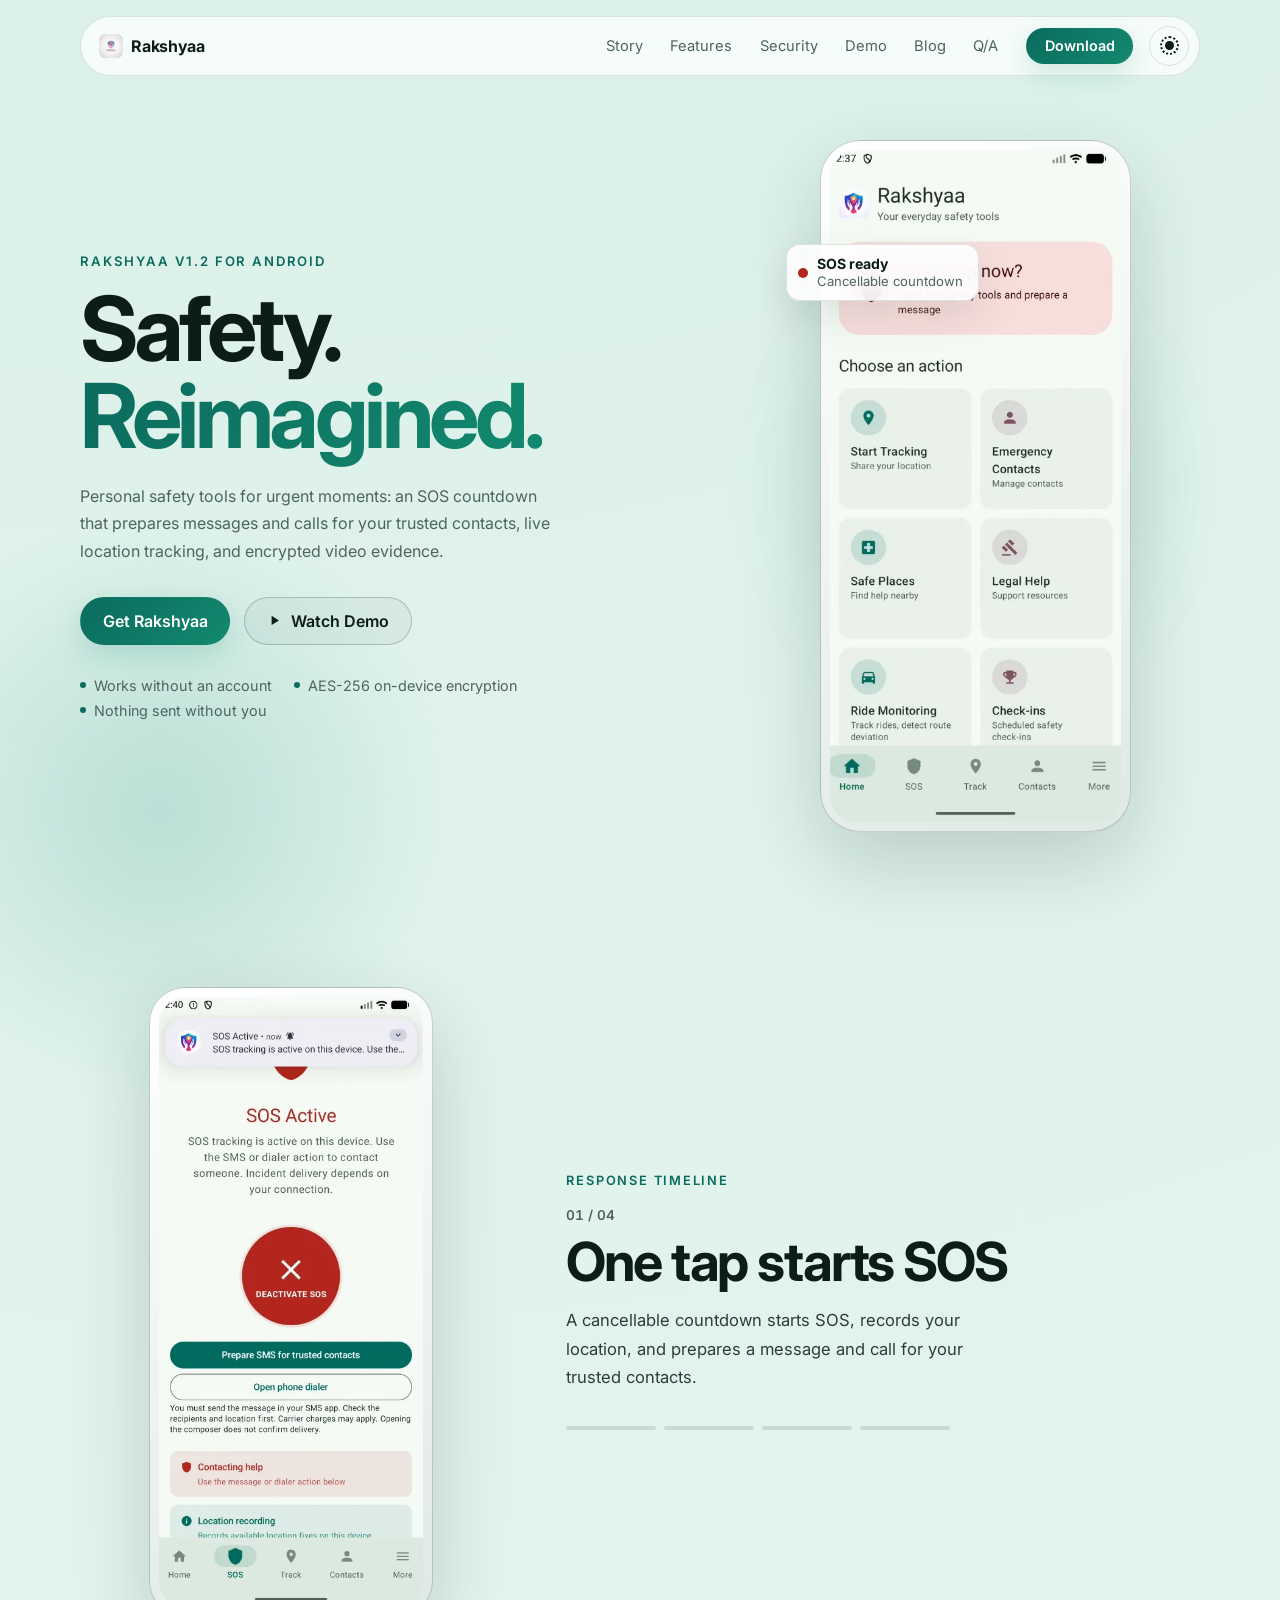
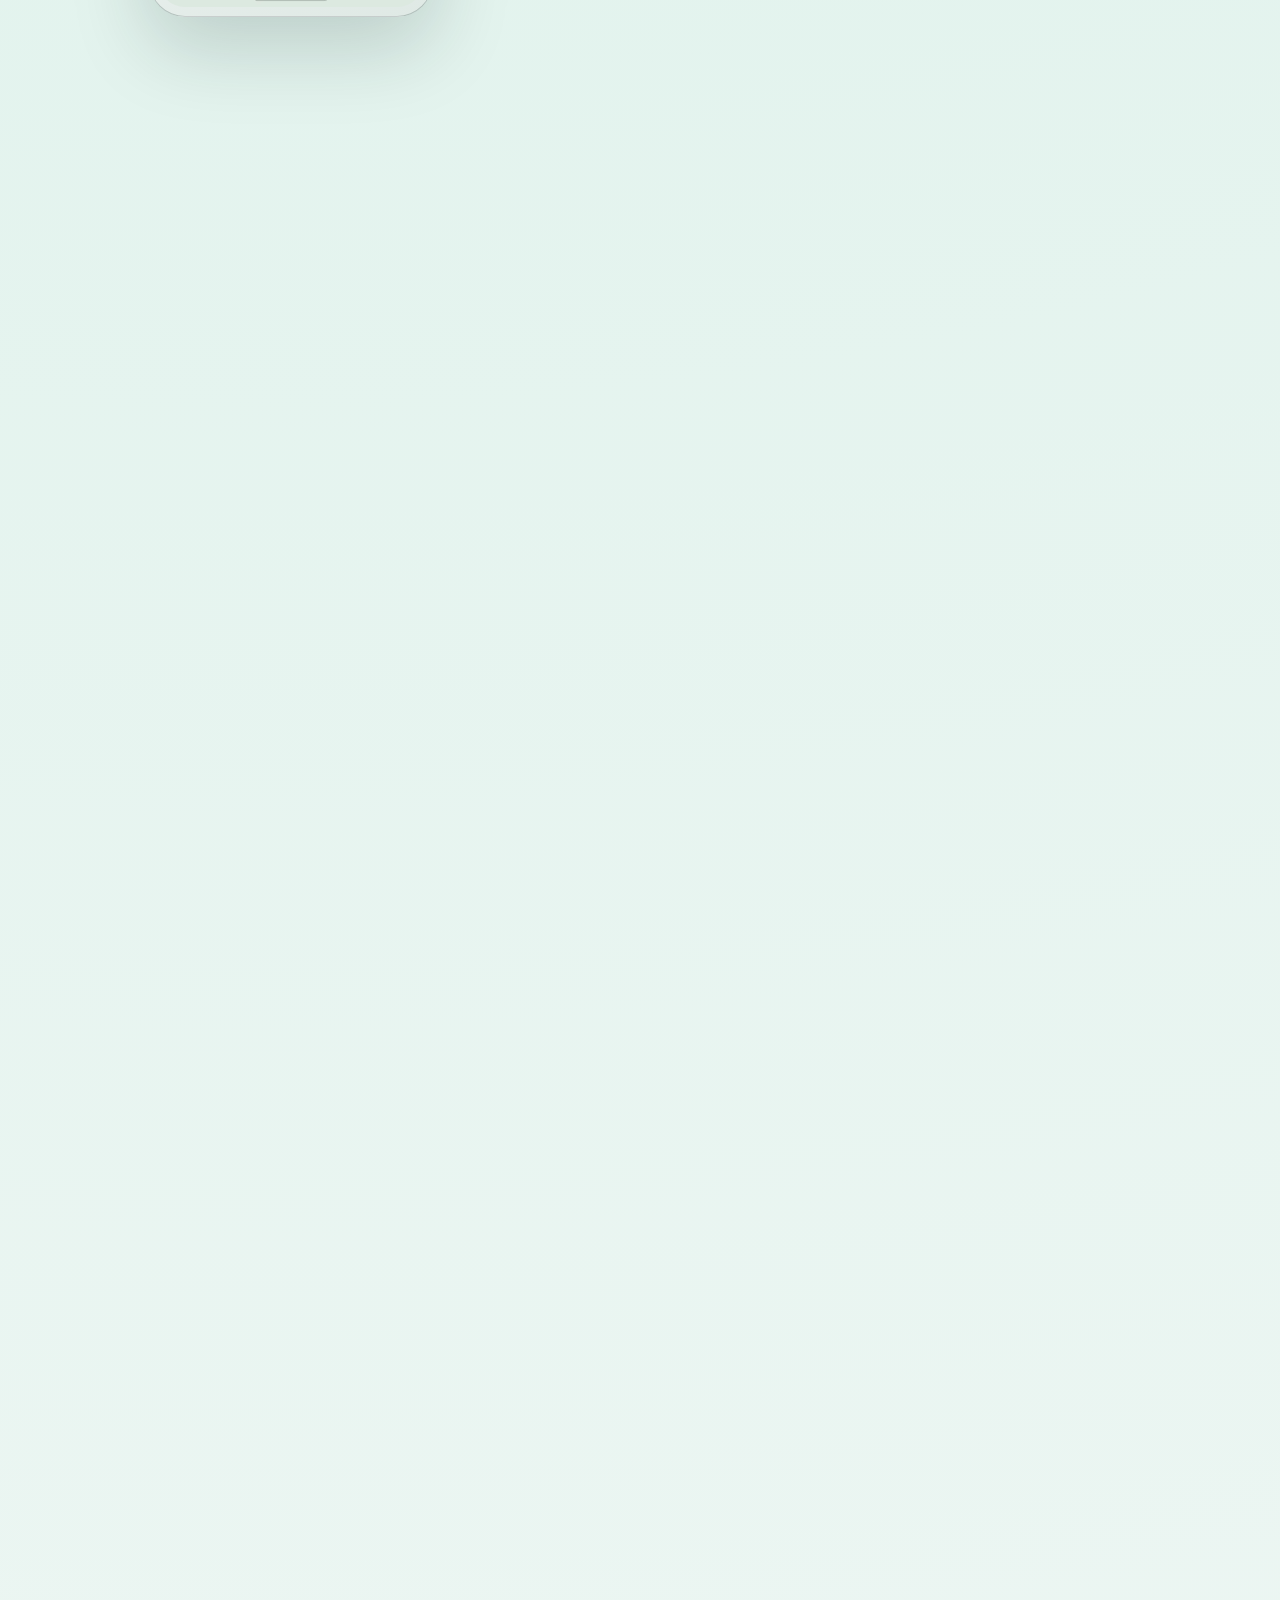
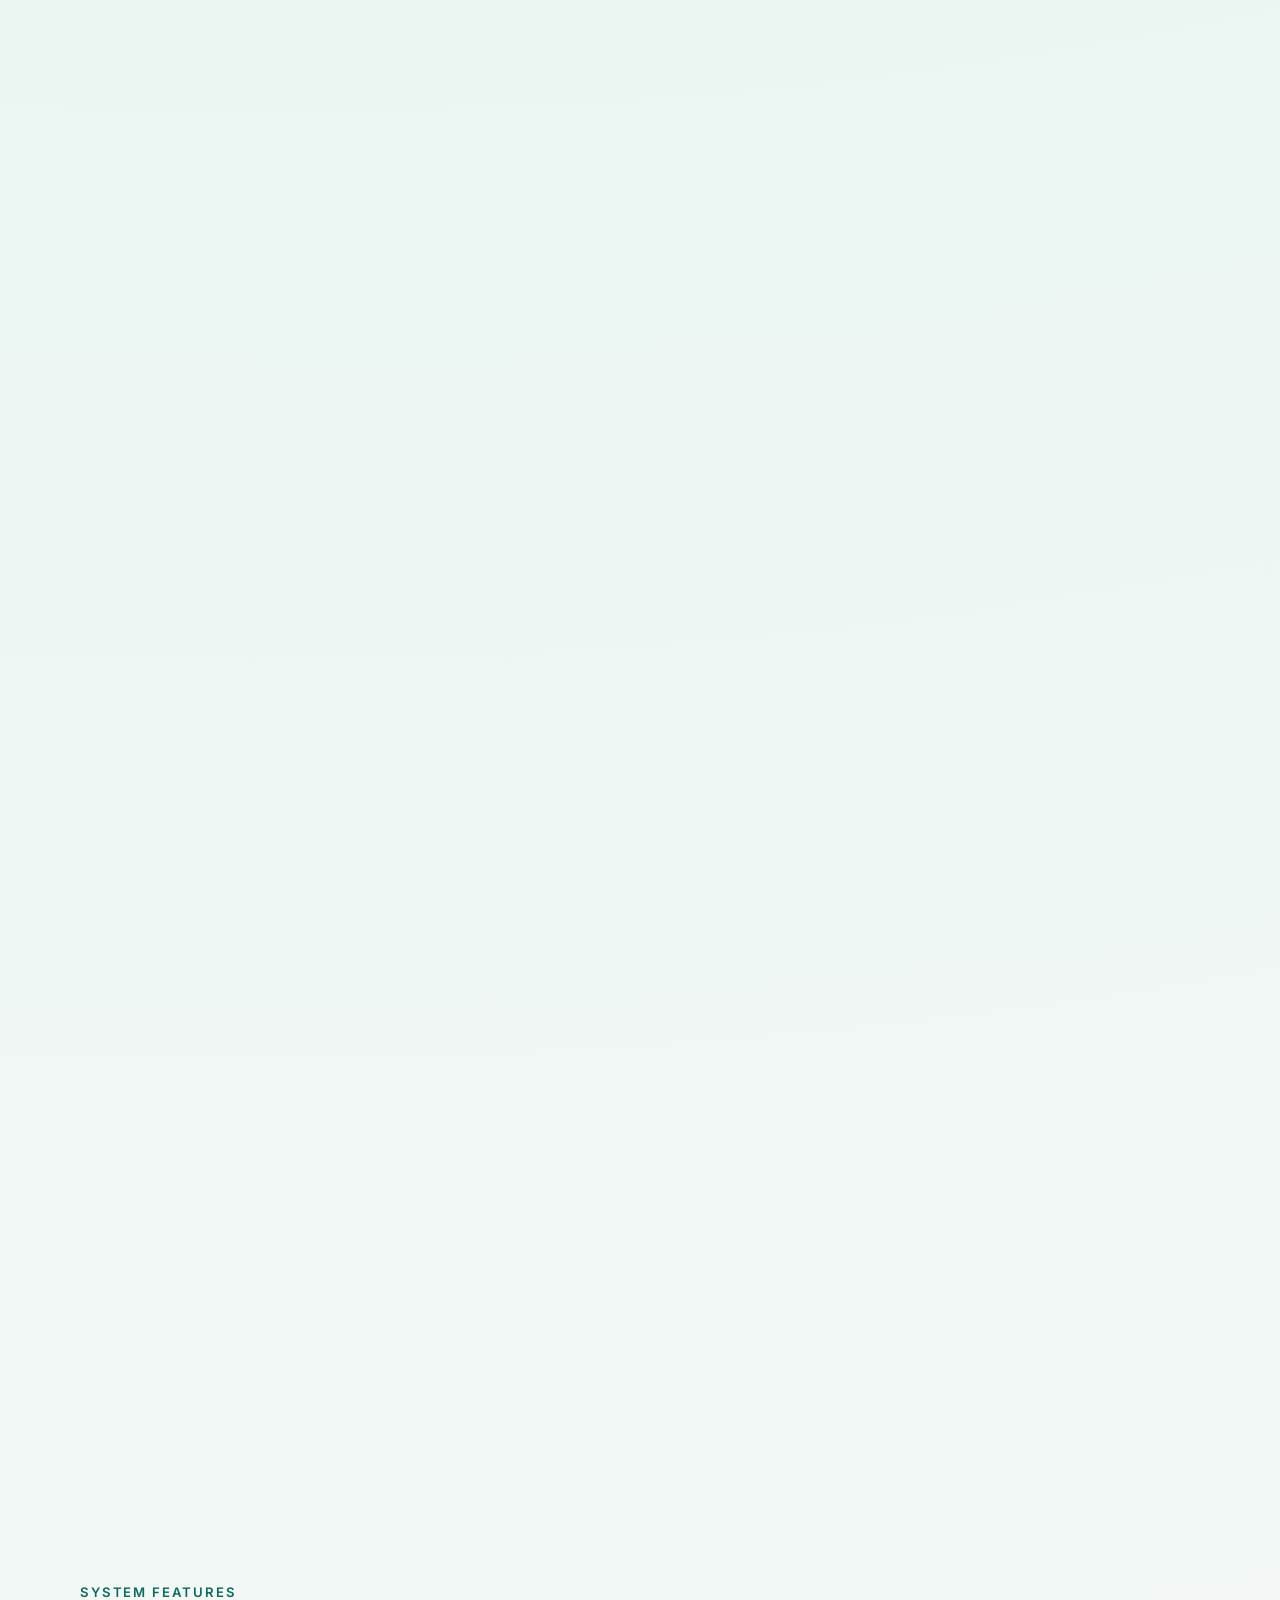
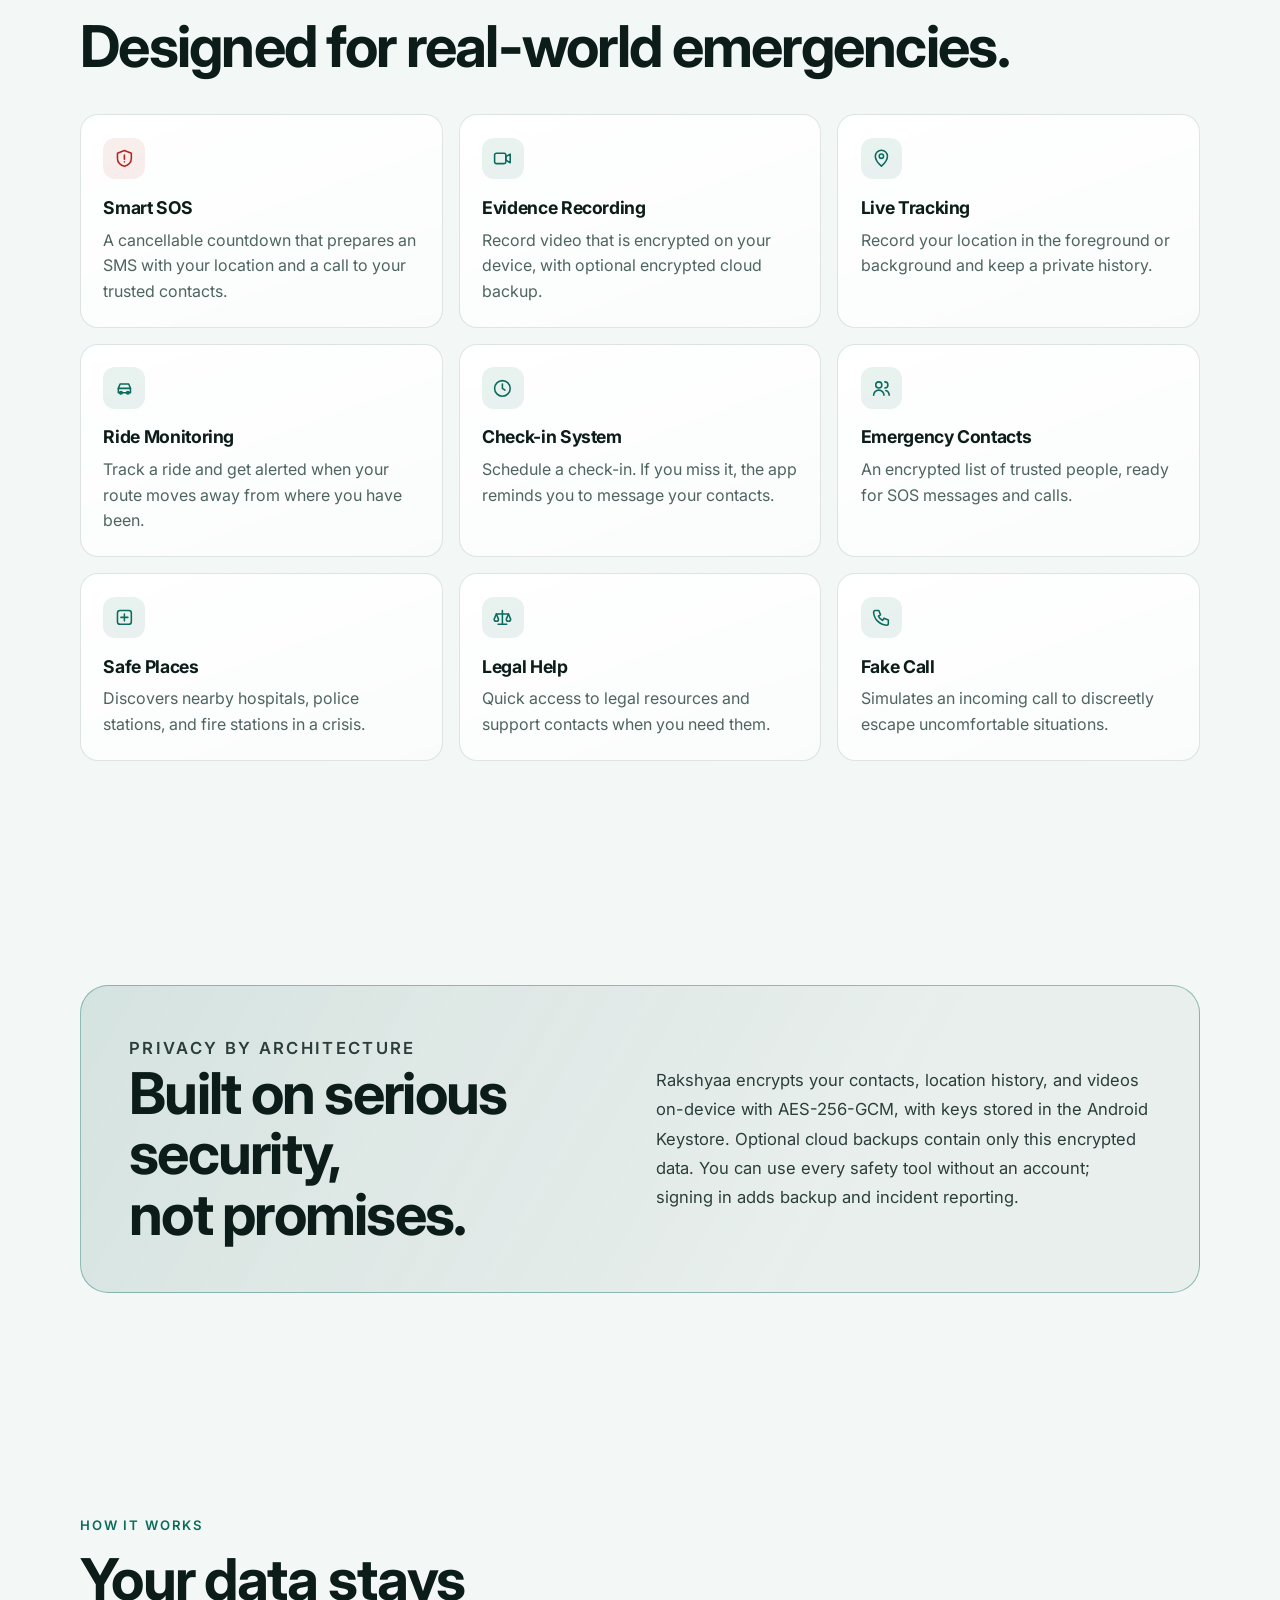
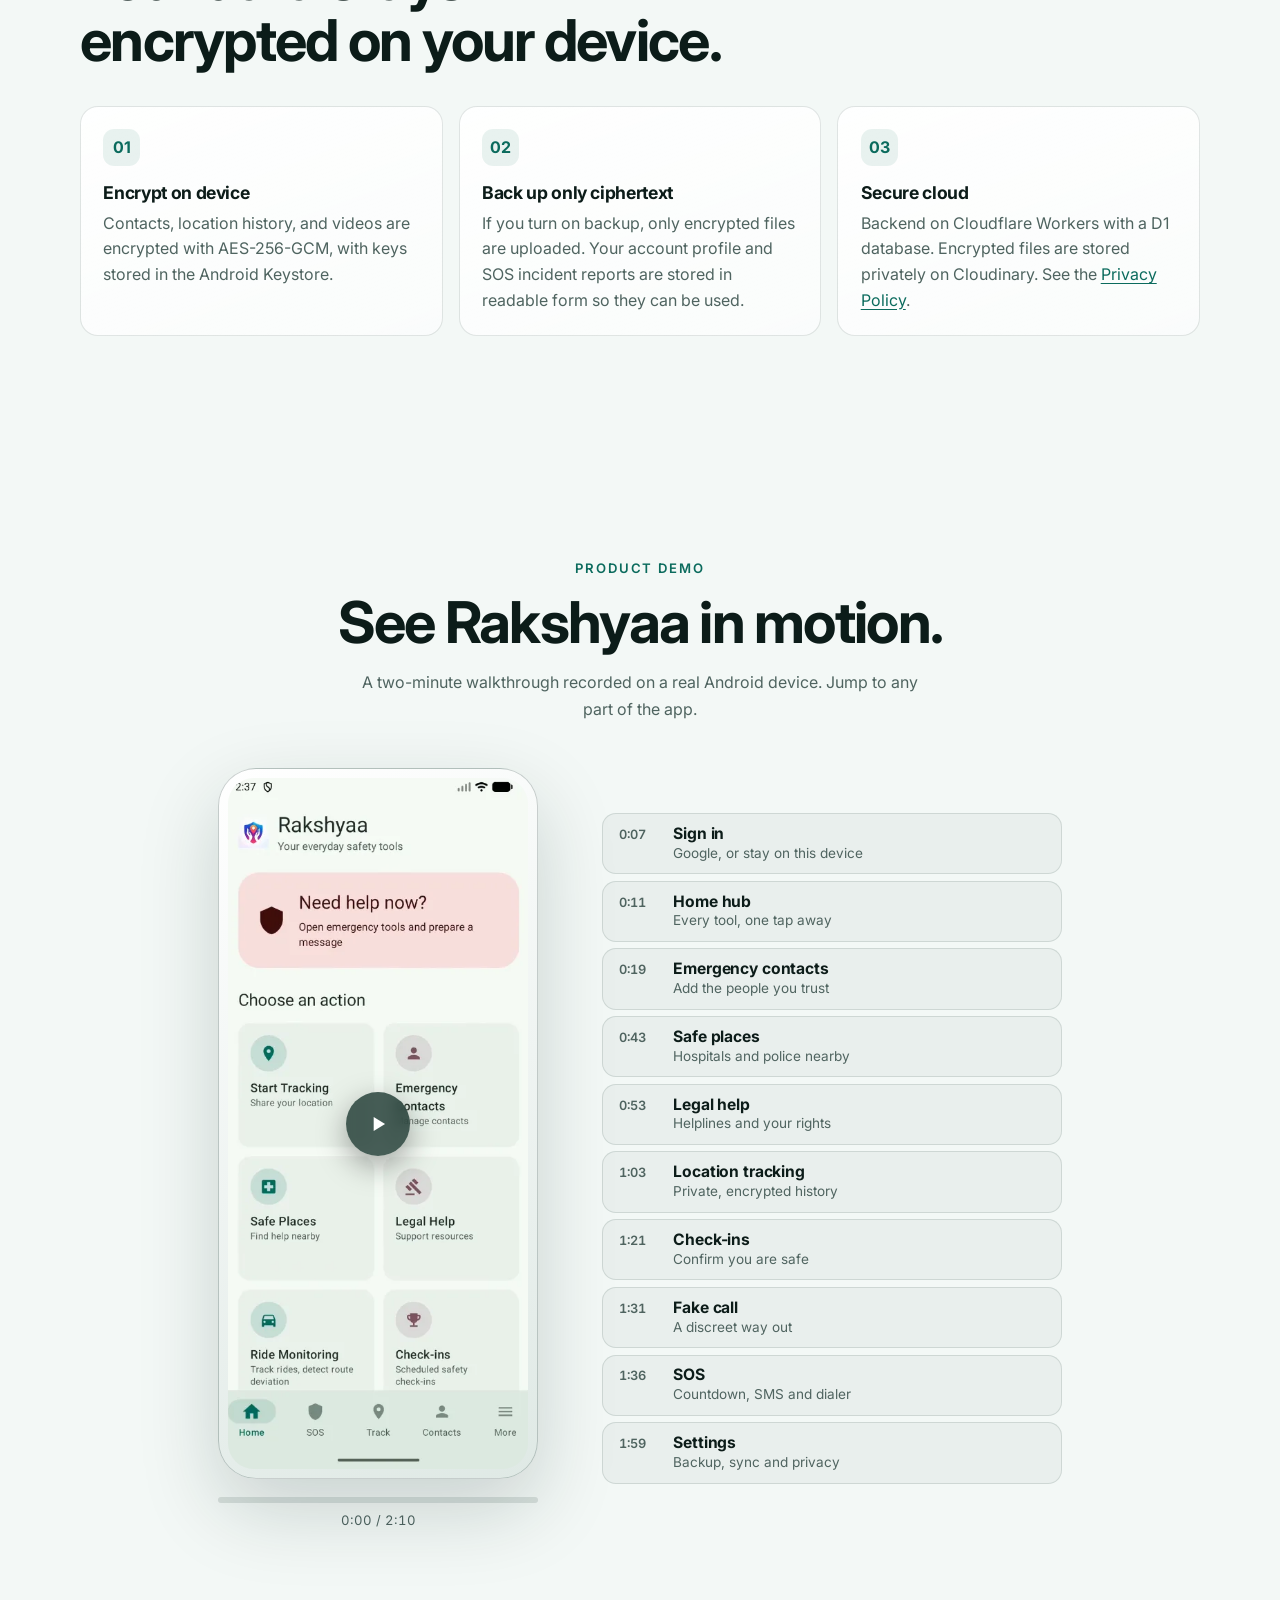
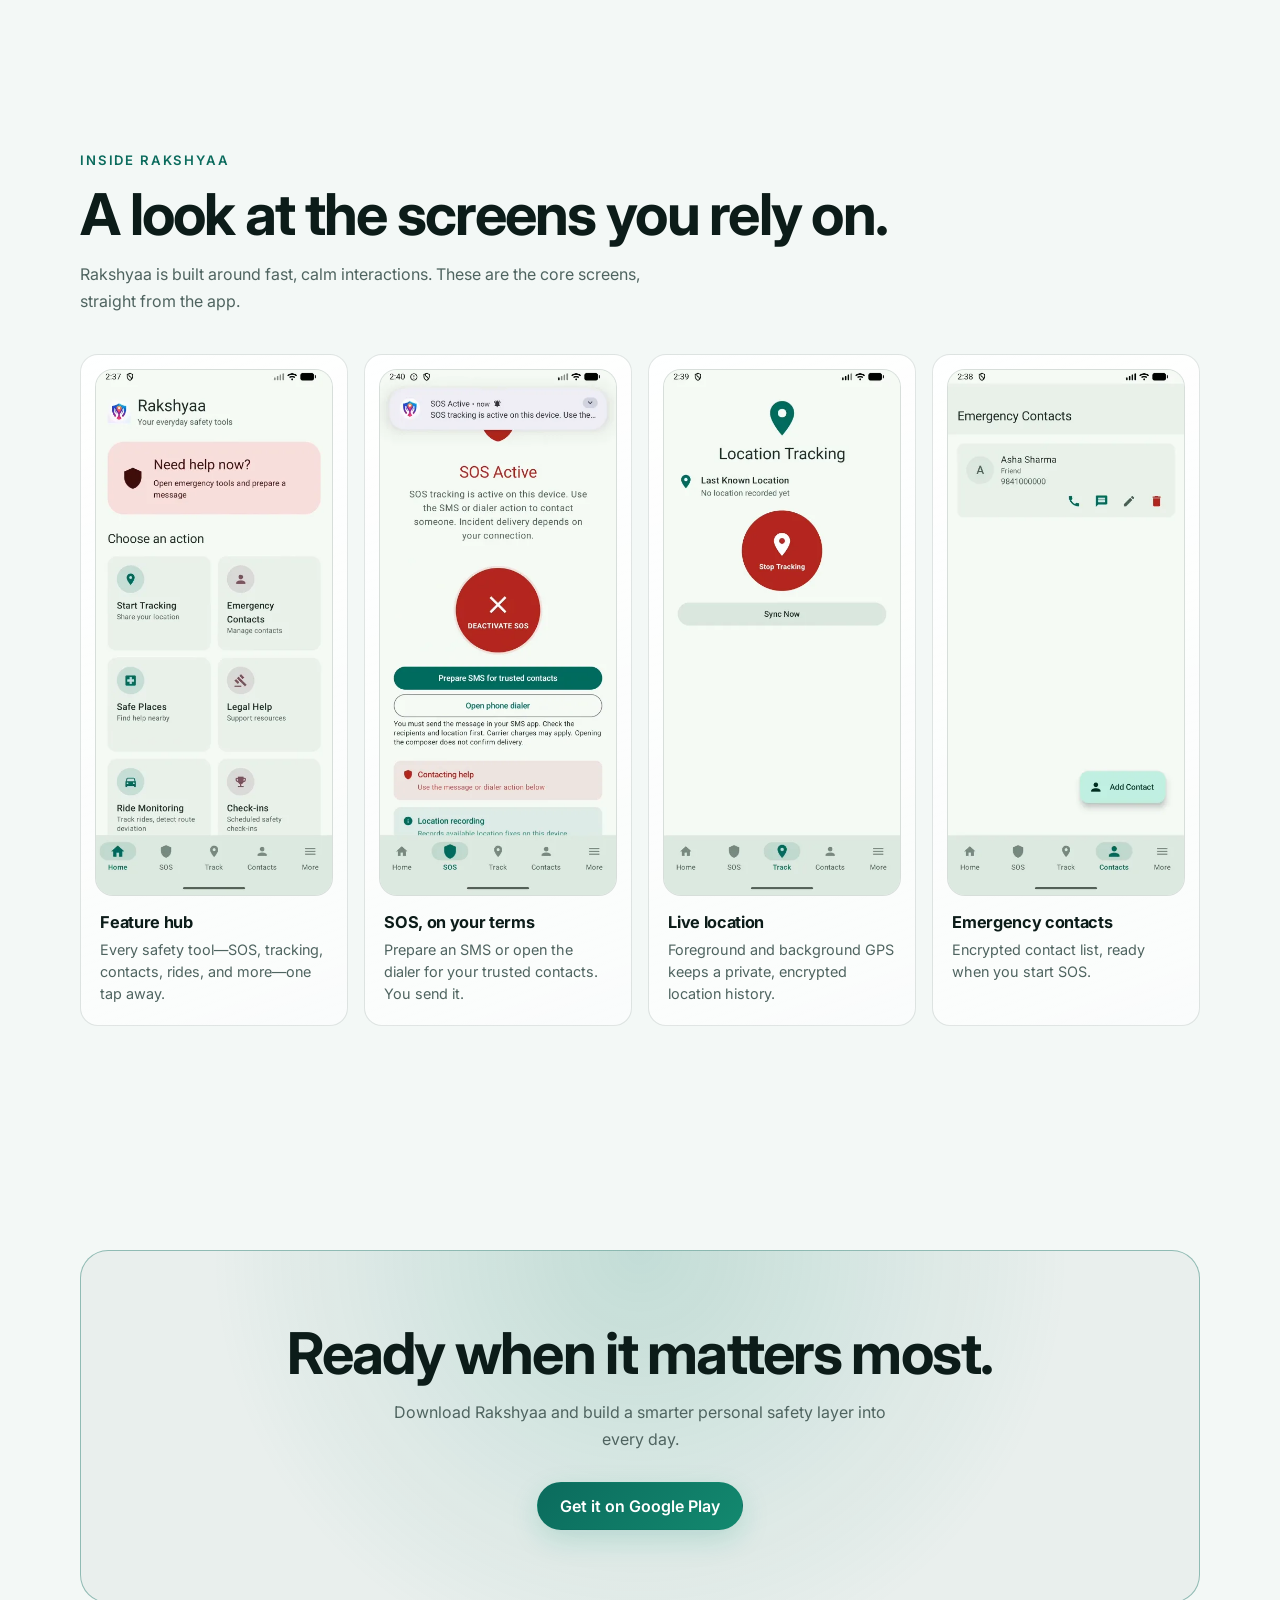
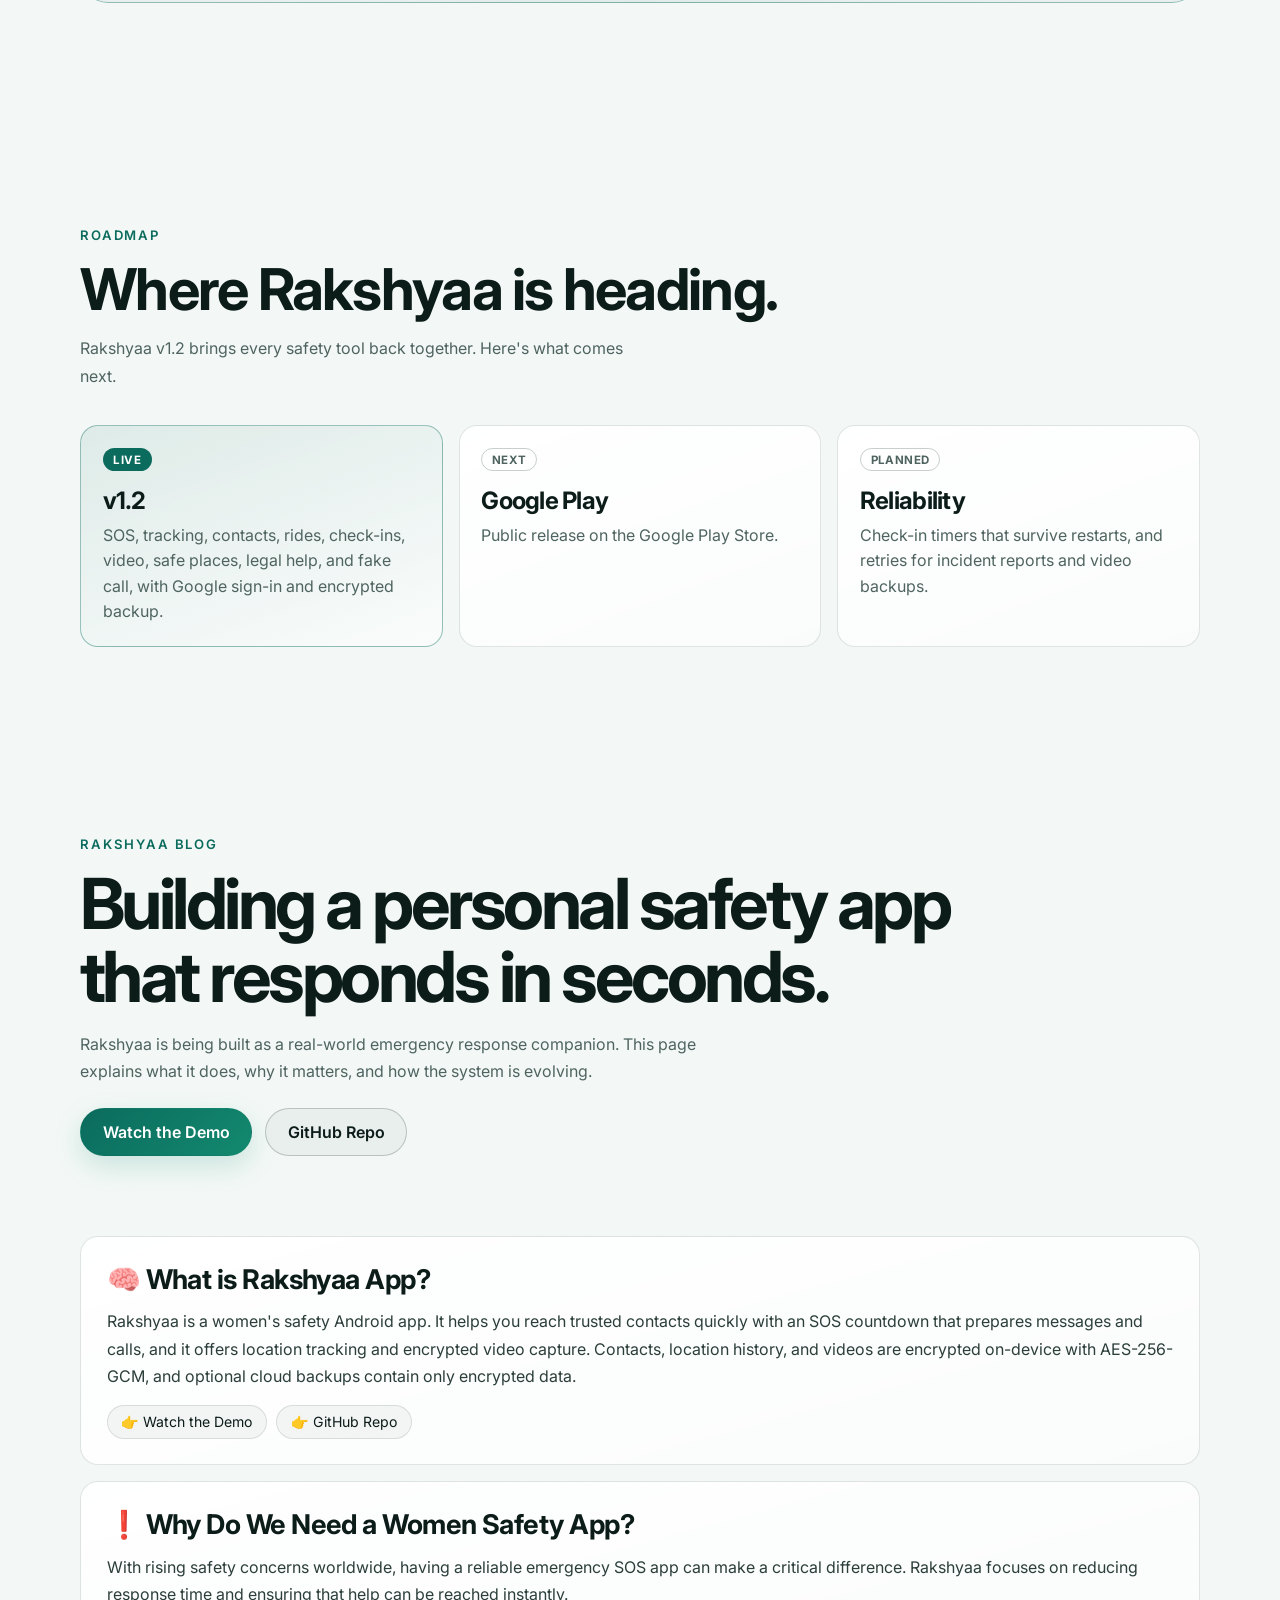
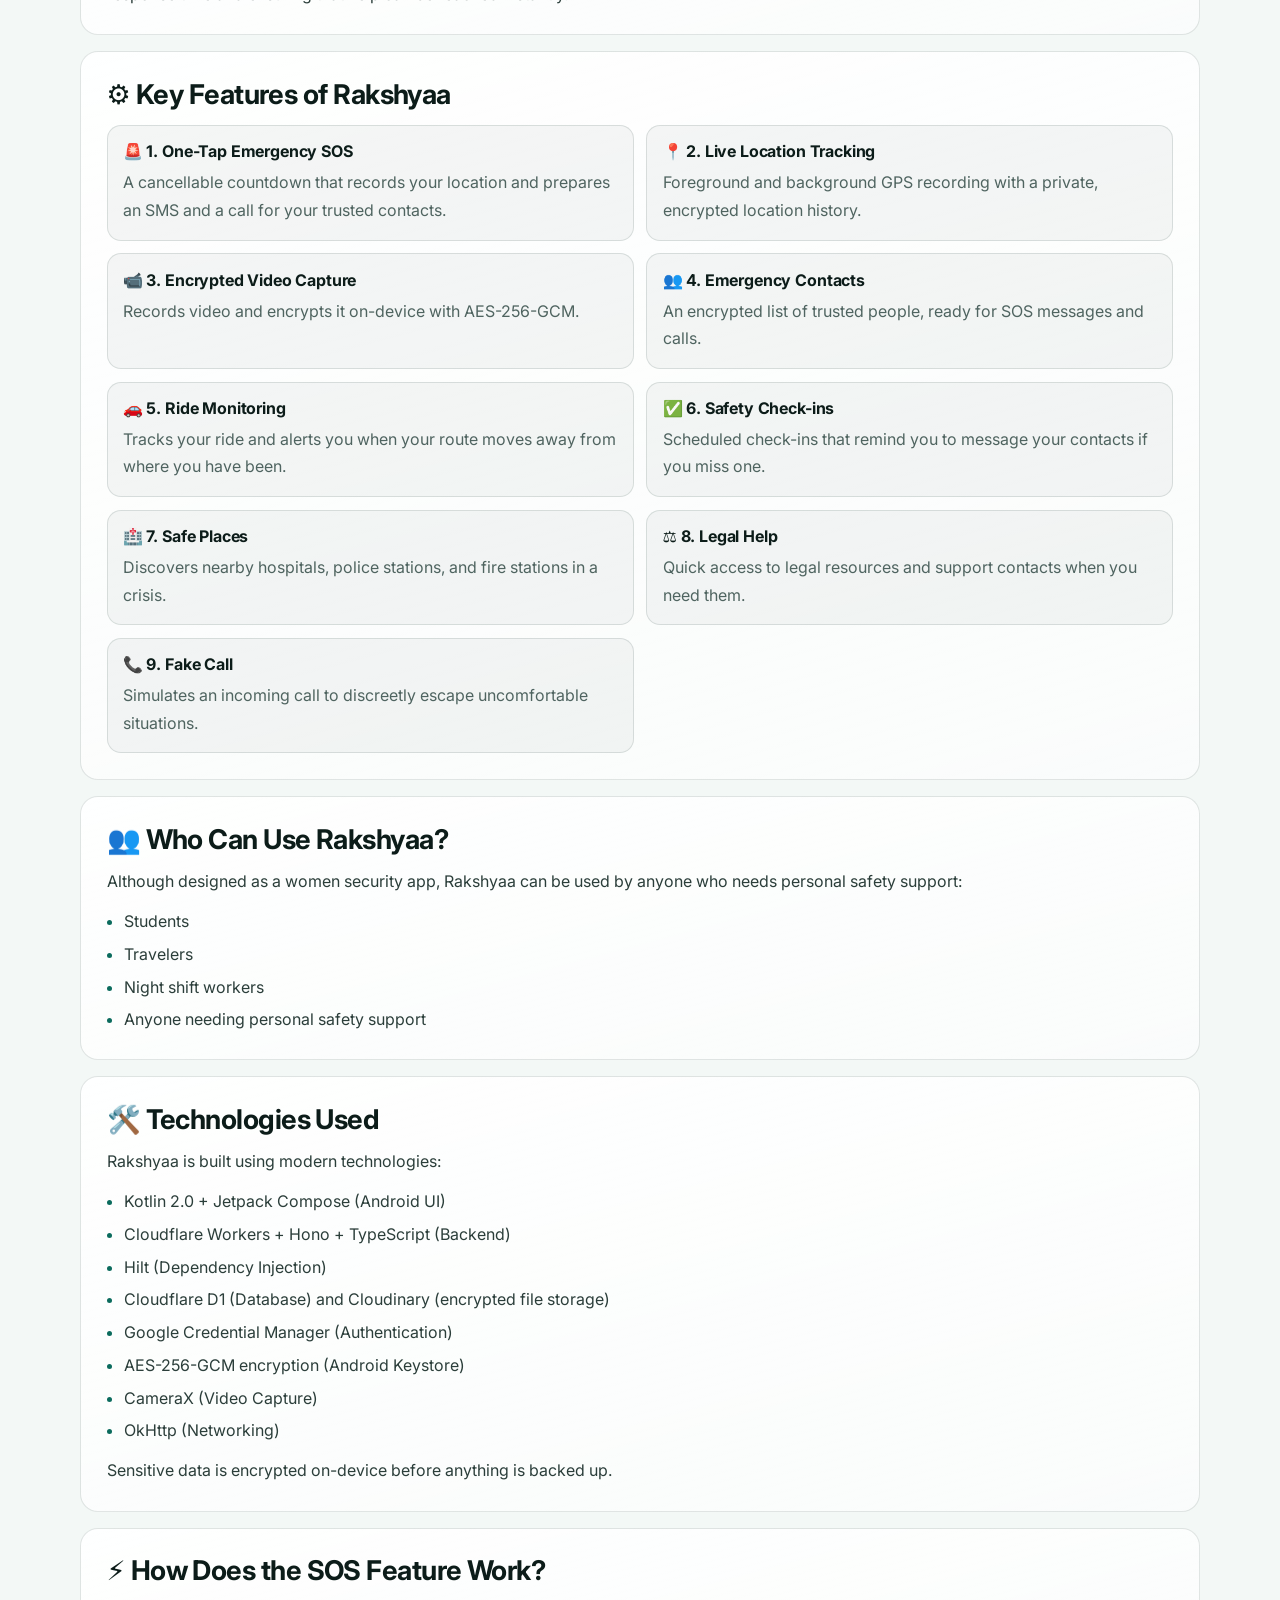
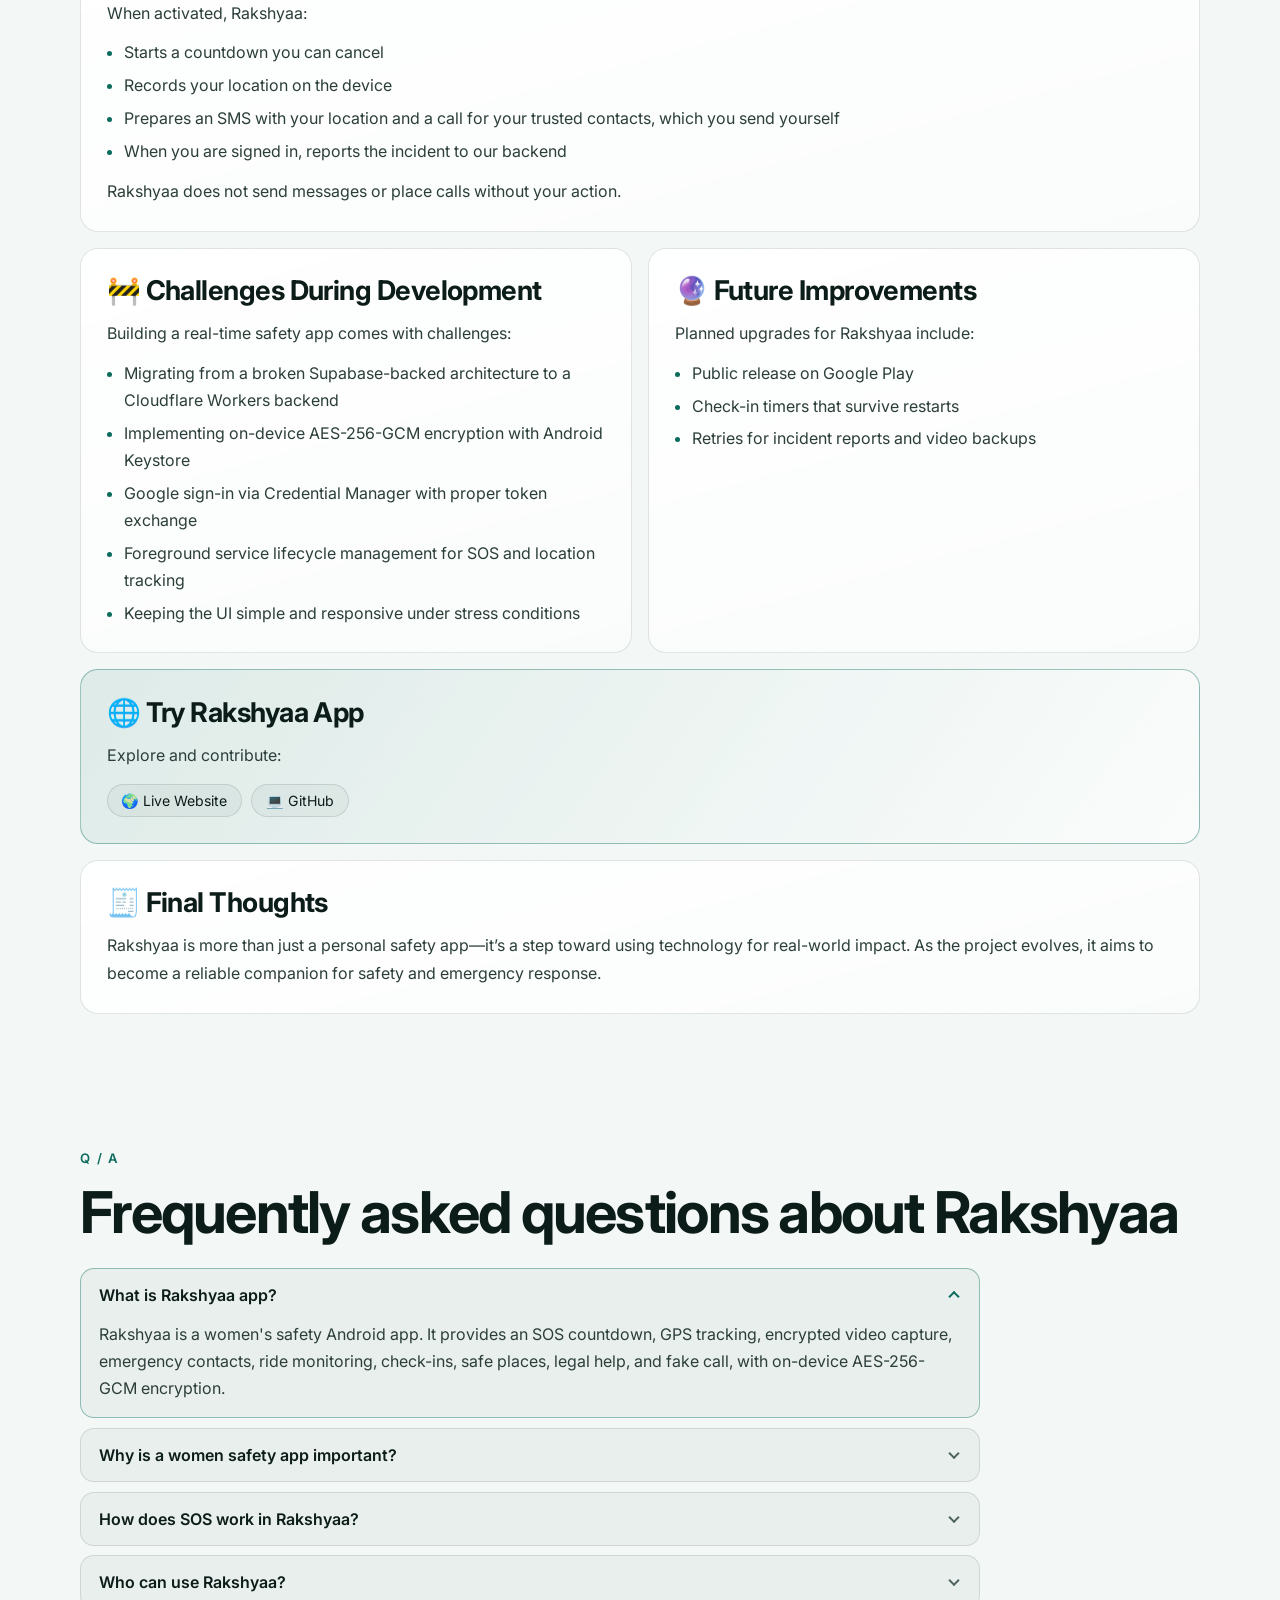
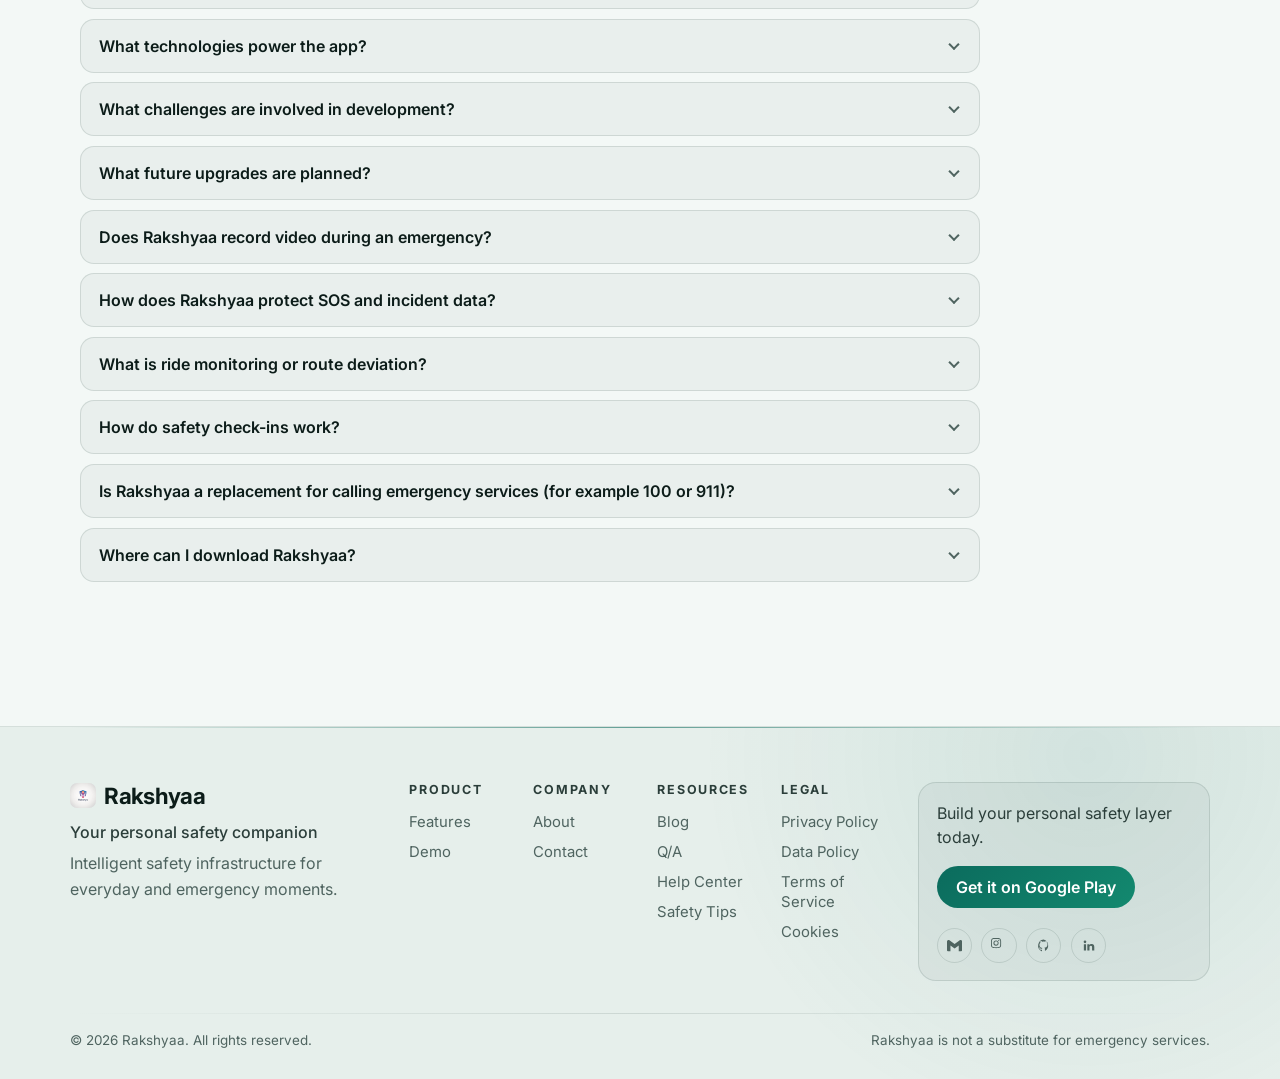
<file: blog.html>
<!DOCTYPE html>
<html lang="en">
<head>
  <meta charset="UTF-8" />
  <meta name="viewport" content="width=device-width, initial-scale=1.0" />
  <meta name="robots" content="noindex,follow" />
  <title>Rakshyaa Blog Redirect</title>
  <link rel="canonical" href="https://rakshyaapp.github.io/" />
  <meta http-equiv="refresh" content="0; url=/#blog" />
  <script>
    location.replace("/#blog");
  </script>
</head>
<body>
  <p><a href="/#blog">Continue to the blog on the homepage.</a></p>
</body>
</html>
</file>
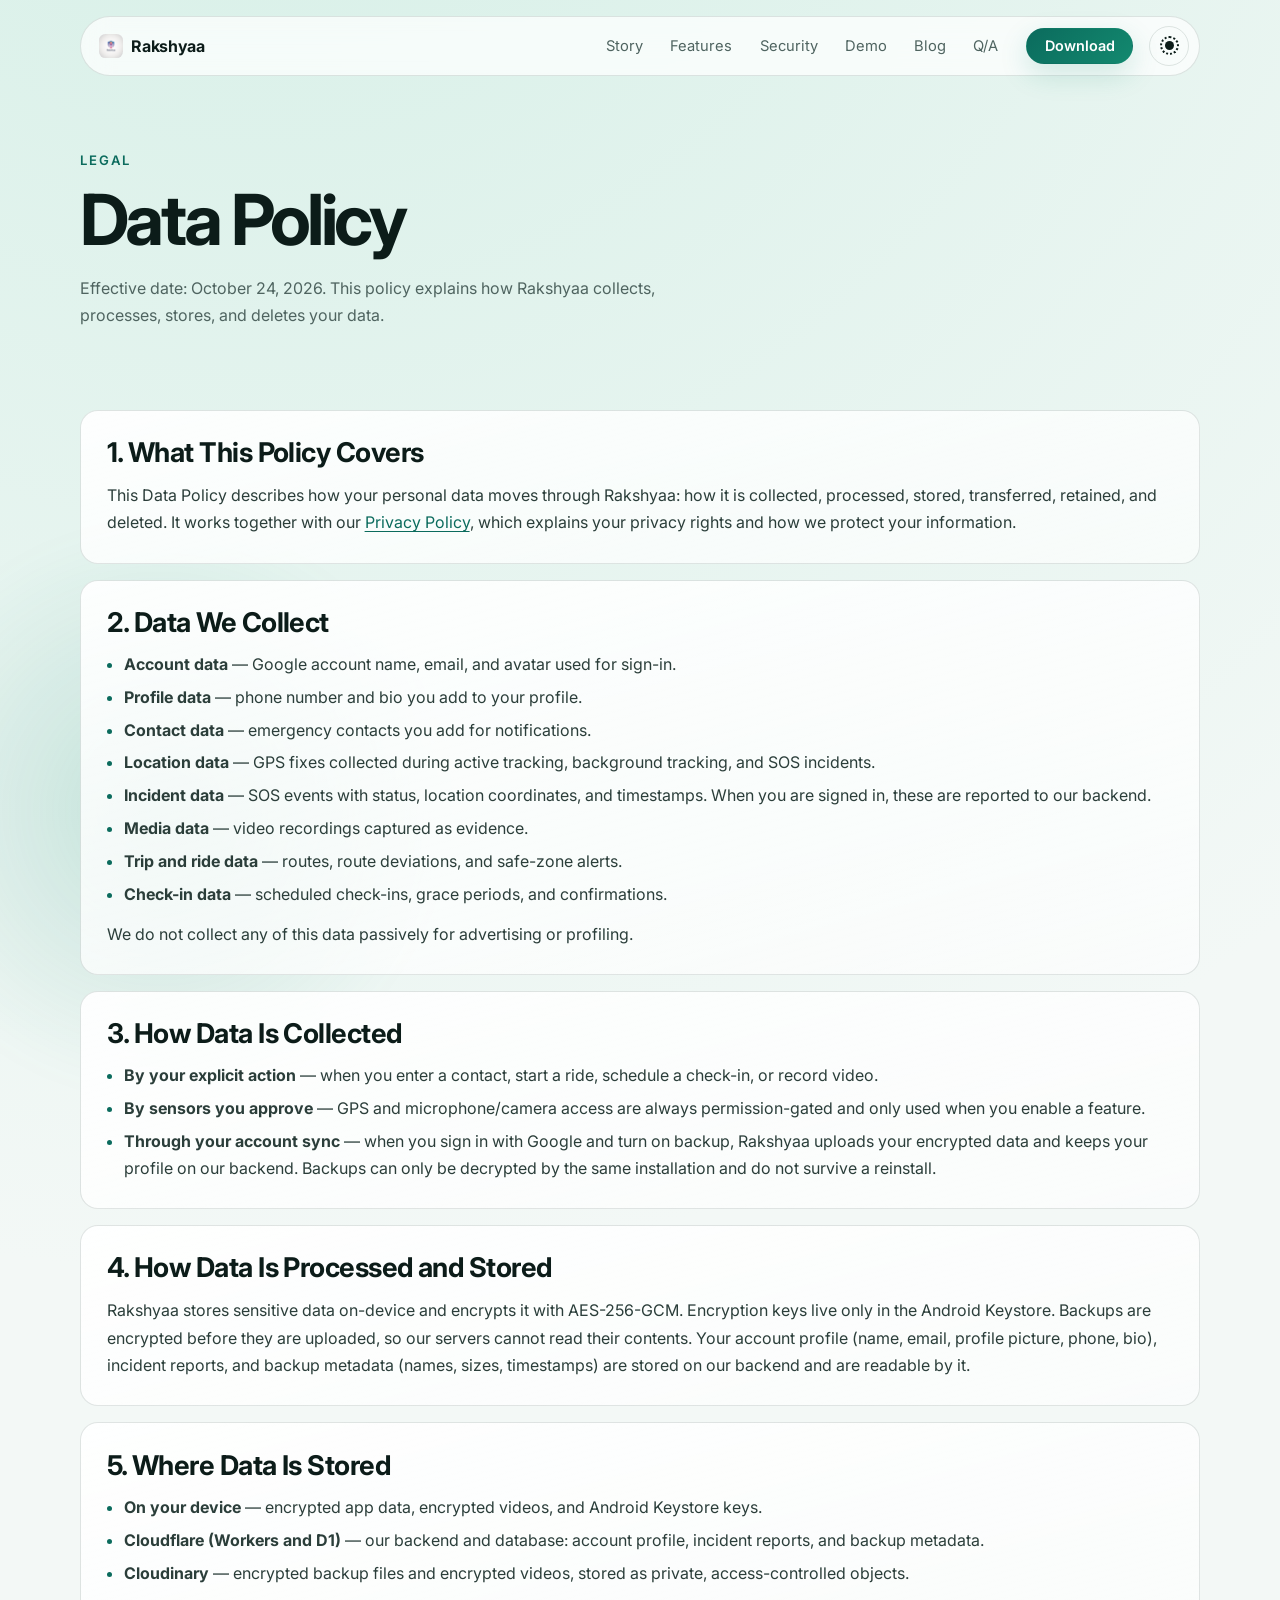
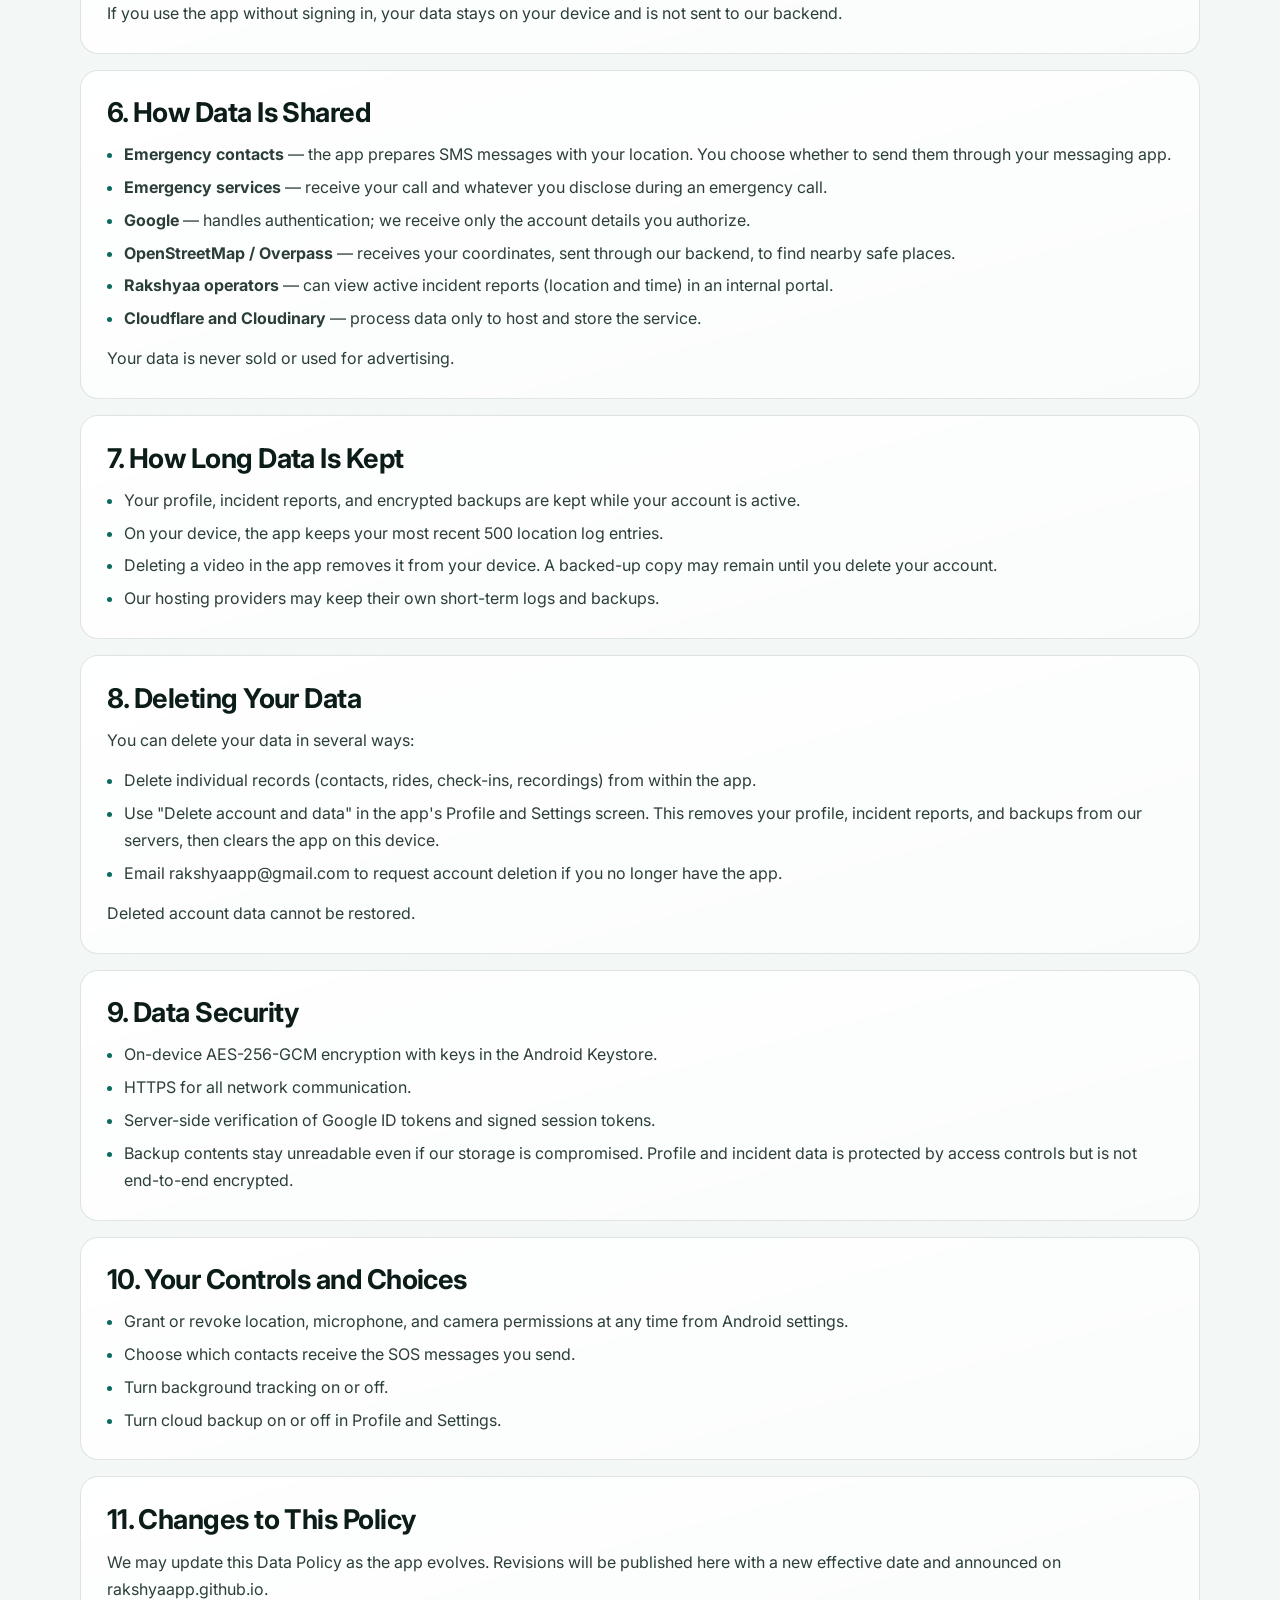
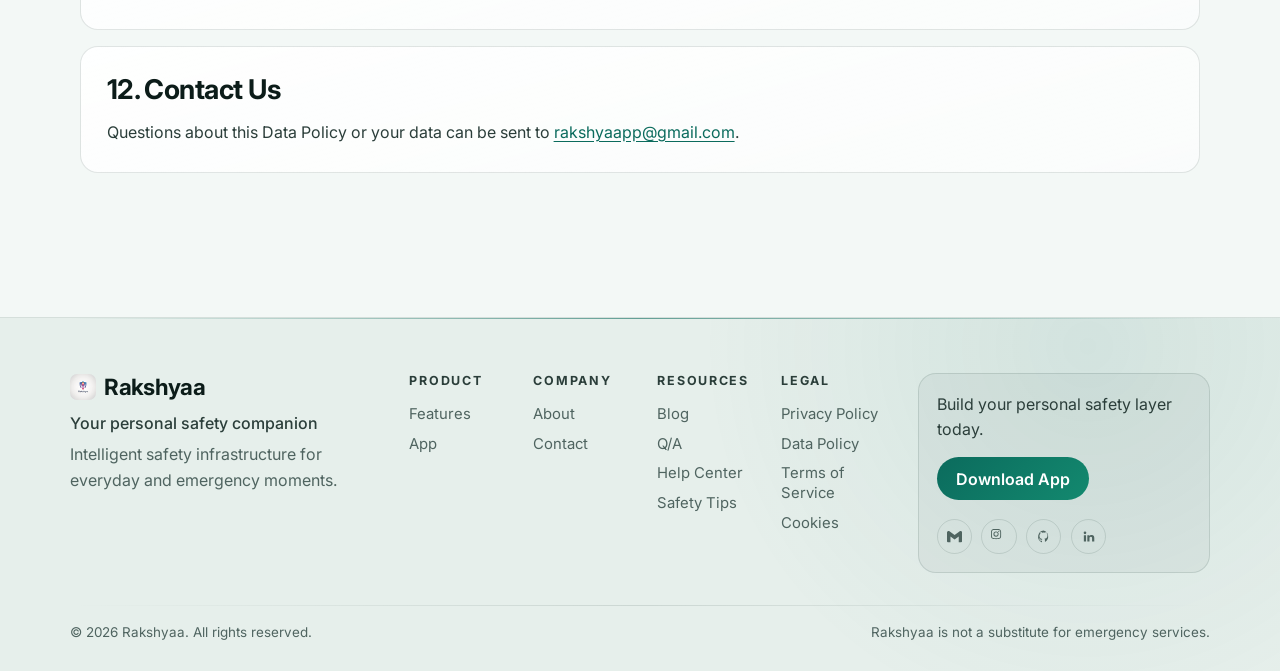
<file: data-policy.html>
<!DOCTYPE html>
<html lang="en">
<head>
  <!-- Character Encoding & Viewport -->
  <meta charset="UTF-8" />
  <meta name="viewport" content="width=device-width, initial-scale=1.0" />

  <!-- SEO & Meta Information -->
  <meta name="description" content="Rakshyaa Data Policy. Details on what data the app collects, how it is processed, where it is stored, how long it is kept, and how you can delete it." />
  <meta name="robots" content="index,follow" />

  <!-- Canonical -->
  <link rel="canonical" href="https://rakshyaapp.github.io/data-policy.html" />

  <!-- Page Title -->
  <title>Data Policy | Rakshyaa Global Safety App</title>

  <!-- Fonts -->
  <link rel="preconnect" href="https://fonts.googleapis.com" />
  <link rel="preconnect" href="https://fonts.gstatic.com" crossorigin />
  <link href="https://fonts.googleapis.com/css2?family=Inter:wght@400;500;600;700;800&display=swap" rel="stylesheet" />

  <!-- Icons & Stylesheets -->
  <link rel="icon" type="image/png" href="favicon.png" />
  <link rel="stylesheet" href="styles.css" />
  <script>try{var t=localStorage.getItem("rakshya-theme")||(matchMedia("(prefers-color-scheme: light)").matches?"light":"dark");document.documentElement.setAttribute("data-theme",t)}catch(e){}</script>
</head>
<body>
  <div class="page-glow"></div>
  <header class="navbar" id="top">
    <nav class="nav-shell container" aria-label="Main navigation">
      <a href="index.html" class="brand" aria-label="Rakshyaa homepage">
        <img src="favicon.png" alt="Rakshyaa logo" class="brand-logo" />
        <span>Rakshyaa</span>
      </a>
      <div class="nav-links" id="navLinks">
        <ul>
          <li><a href="index.html#story">Story</a></li>
          <li><a href="index.html#features">Features</a></li>
          <li><a href="index.html#security">Security</a></li>
          <li><a href="index.html#demo">Demo</a></li>
          <li><a href="index.html#blog">Blog</a></li>
          <li><a href="index.html#qa">Q/A</a></li>
        </ul>
        <a href="index.html#download" class="btn btn-nav nav-download">Download</a>
      </div>
      <button
        class="nav-toggle"
        id="navToggle"
        aria-label="Toggle menu"
        aria-expanded="false"
        aria-controls="navLinks"
      >
        <span></span>
        <span></span>
        <span></span>
      </button>
      <a href="index.html#download" class="btn btn-nav nav-cta">Download</a>
      <button
        class="theme-toggle"
        id="themeToggle"
        aria-label="Toggle color theme"
        aria-pressed="false"
        title="Toggle light / dark theme"
      >
        <span class="theme-icon-moon" aria-hidden="true"></span>
        <span class="theme-icon-sun" aria-hidden="true"></span>
      </button>
    </nav>
  </header>

  <main>
    <section class="section blog-hero">
      <div class="container">
        <p class="eyebrow">Legal</p>
        <h1 class="blog-title">Data Policy</h1>
        <p class="blog-subtext">Effective date: October 24, 2026. This policy explains how Rakshyaa collects, processes, stores, and deletes your data.</p>
      </div>
    </section>

    <section class="section blog-body">
      <div class="container blog-stack">
        <article class="blog-panel">
          <h2>1. What This Policy Covers</h2>
          <p>
            This Data Policy describes how your personal data moves through Rakshyaa: how it is
            collected, processed, stored, transferred, retained, and deleted. It works together with
            our <a href="privacy-policy.html">Privacy Policy</a>, which explains your privacy rights
            and how we protect your information.
          </p>
        </article>

        <article class="blog-panel">
          <h2>2. Data We Collect</h2>
          <ul class="blog-list">
            <li><strong>Account data</strong> — Google account name, email, and avatar used for sign-in.</li>
            <li><strong>Profile data</strong> — phone number and bio you add to your profile.</li>
            <li><strong>Contact data</strong> — emergency contacts you add for notifications.</li>
            <li><strong>Location data</strong> — GPS fixes collected during active tracking, background tracking, and SOS incidents.</li>
            <li><strong>Incident data</strong> — SOS events with status, location coordinates, and timestamps. When you are signed in, these are reported to our backend.</li>
            <li><strong>Media data</strong> — video recordings captured as evidence.</li>
            <li><strong>Trip and ride data</strong> — routes, route deviations, and safe-zone alerts.</li>
            <li><strong>Check-in data</strong> — scheduled check-ins, grace periods, and confirmations.</li>
          </ul>
          <p>We do not collect any of this data passively for advertising or profiling.</p>
        </article>

        <article class="blog-panel">
          <h2>3. How Data Is Collected</h2>
          <ul class="blog-list">
            <li><strong>By your explicit action</strong> — when you enter a contact, start a ride, schedule a check-in, or record video.</li>
            <li><strong>By sensors you approve</strong> — GPS and microphone/camera access are always permission-gated and only used when you enable a feature.</li>
            <li><strong>Through your account sync</strong> — when you sign in with Google and turn on backup, Rakshyaa uploads your encrypted data and keeps your profile on our backend. Backups can only be decrypted by the same installation and do not survive a reinstall.</li>
          </ul>
        </article>

        <article class="blog-panel">
          <h2>4. How Data Is Processed and Stored</h2>
          <p>
            Rakshyaa stores sensitive data on-device and encrypts it with AES-256-GCM. Encryption keys
            live only in the Android Keystore. Backups are encrypted before they are uploaded, so our
            servers cannot read their contents. Your account profile (name, email, profile picture,
            phone, bio), incident reports, and backup metadata (names, sizes, timestamps) are stored
            on our backend and are readable by it.
          </p>
        </article>

        <article class="blog-panel">
          <h2>5. Where Data Is Stored</h2>
          <ul class="blog-list">
            <li><strong>On your device</strong> — encrypted app data, encrypted videos, and Android Keystore keys.</li>
            <li><strong>Cloudflare (Workers and D1)</strong> — our backend and database: account profile, incident reports, and backup metadata.</li>
            <li><strong>Cloudinary</strong> — encrypted backup files and encrypted videos, stored as private, access-controlled objects.</li>
          </ul>
          <p>
            If you use the app without signing in, your data stays on your device and is not sent to our backend.
          </p>
        </article>

        <article class="blog-panel">
          <h2>6. How Data Is Shared</h2>
          <ul class="blog-list">
            <li><strong>Emergency contacts</strong> — the app prepares SMS messages with your location. You choose whether to send them through your messaging app.</li>
            <li><strong>Emergency services</strong> — receive your call and whatever you disclose during an emergency call.</li>
            <li><strong>Google</strong> — handles authentication; we receive only the account details you authorize.</li>
            <li><strong>OpenStreetMap / Overpass</strong> — receives your coordinates, sent through our backend, to find nearby safe places.</li>
            <li><strong>Rakshyaa operators</strong> — can view active incident reports (location and time) in an internal portal.</li>
            <li><strong>Cloudflare and Cloudinary</strong> — process data only to host and store the service.</li>
          </ul>
          <p>Your data is never sold or used for advertising.</p>
        </article>

        <article class="blog-panel">
          <h2>7. How Long Data Is Kept</h2>
          <ul class="blog-list">
            <li>Your profile, incident reports, and encrypted backups are kept while your account is active.</li>
            <li>On your device, the app keeps your most recent 500 location log entries.</li>
            <li>Deleting a video in the app removes it from your device. A backed-up copy may remain until you delete your account.</li>
            <li>Our hosting providers may keep their own short-term logs and backups.</li>
          </ul>
        </article>

        <article class="blog-panel">
          <h2>8. Deleting Your Data</h2>
          <p>You can delete your data in several ways:</p>
          <ul class="blog-list">
            <li>Delete individual records (contacts, rides, check-ins, recordings) from within the app.</li>
            <li>Use "Delete account and data" in the app's Profile and Settings screen. This removes your profile, incident reports, and backups from our servers, then clears the app on this device.</li>
            <li>Email <a href="mailto:rakshyaapp@gmail.com">rakshyaapp@gmail.com</a> to request account deletion if you no longer have the app.</li>
          </ul>
          <p>Deleted account data cannot be restored.</p>
        </article>

        <article class="blog-panel">
          <h2>9. Data Security</h2>
          <ul class="blog-list">
            <li>On-device AES-256-GCM encryption with keys in the Android Keystore.</li>
            <li>HTTPS for all network communication.</li>
            <li>Server-side verification of Google ID tokens and signed session tokens.</li>
            <li>Backup contents stay unreadable even if our storage is compromised. Profile and incident data is protected by access controls but is not end-to-end encrypted.</li>
          </ul>
        </article>

        <article class="blog-panel">
          <h2>10. Your Controls and Choices</h2>
          <ul class="blog-list">
            <li>Grant or revoke location, microphone, and camera permissions at any time from Android settings.</li>
            <li>Choose which contacts receive the SOS messages you send.</li>
            <li>Turn background tracking on or off.</li>
            <li>Turn cloud backup on or off in Profile and Settings.</li>
          </ul>
        </article>

        <article class="blog-panel">
          <h2>11. Changes to This Policy</h2>
          <p>
            We may update this Data Policy as the app evolves. Revisions will be published here with a
            new effective date and announced on rakshyaapp.github.io.
          </p>
        </article>

        <article class="blog-panel">
          <h2>12. Contact Us</h2>
          <p>
            Questions about this Data Policy or your data can be sent to
            <a href="mailto:rakshyaapp@gmail.com">rakshyaapp@gmail.com</a>.
          </p>
        </article>
      </div>
    </section>
  </main>

  <footer class="rakshya-footer" role="contentinfo" id="footer">
    <div class="footer-accent-line" aria-hidden="true"></div>
    <div class="footer-inner">
      <section class="footer-main">
        <div class="footer-brand">
          <a href="index.html" class="footer-logo" aria-label="Rakshyaa home">
            <img src="favicon.png" alt="Rakshyaa logo" class="footer-logo-icon" />
            <span>Rakshyaa</span>
          </a>
          <p class="footer-tagline">Your personal safety companion</p>
          <p class="footer-description">Intelligent safety infrastructure for everyday and emergency moments.</p>
        </div>

        <nav class="footer-nav-grid" aria-label="Footer navigation">
          <div class="footer-col">
            <h3>Product</h3>
            <ul>
              <li><a href="index.html#features">Features</a></li>
              <li><a href="index.html#demo">App</a></li>
            </ul>
          </div>
          <div class="footer-col">
            <h3>Company</h3>
            <ul>
              <li><a href="index.html#hero">About</a></li>
              <li><a href="https://www.instagram.com/rakshya__app/">Contact</a></li>
            </ul>
          </div>
          <div class="footer-col">
            <h3>Resources</h3>
            <ul>
              <li><a href="index.html#blog">Blog</a></li>
              <li><a href="index.html#qa">Q/A</a></li>
              <li><a href="index.html#download">Help Center</a></li>
              <li><a href="index.html#security">Safety Tips</a></li>
            </ul>
          </div>
          <div class="footer-col">
            <h3>Legal</h3>
            <ul>
              <li><a href="privacy-policy.html">Privacy Policy</a></li>
              <li><a href="data-policy.html">Data Policy</a></li>
              <li><a href="index.html#security">Terms of Service</a></li>
              <li><a href="index.html#security">Cookies</a></li>
            </ul>
          </div>
        </nav>

        <aside class="footer-cta-wrap">
          <p class="footer-cta-copy">Build your personal safety layer today.</p>
          <a href="index.html#download" class="footer-cta" id="footerCta">Download App</a>
          <div class="footer-social" aria-label="Social media links">
            <a href="mailto:rakshyaapp@gmail.com" class="social-link" aria-label="Gmail">
              <span class="sr-only">Gmail</span>
              <svg viewBox="0 0 24 24" aria-hidden="true">
                <path d="M24 5.457v13.909c0 .904-.732 1.636-1.636 1.636h-3.819V11.73L12 16.64l-6.545-4.91v9.273H1.636A1.636 1.636 0 0 1 0 19.366V5.457c0-2.023 2.309-3.178 3.927-1.964L5.455 4.64 12 9.548l6.545-4.91 1.528-1.145C21.69 2.28 24 3.434 24 5.457z"/>
              </svg>
            </a>
            <a href="https://www.instagram.com/rakshya__app/" class="social-link" aria-label="Instagram">
              <span class="sr-only">Instagram</span>
              <svg  viewBox="0 0 24 24">
                <path d="M8 0C5.829 0 5.556.01 4.703.048 3.85.088 3.269.222 2.76.42a3.9 3.9 0 0 0-1.417.923A3.9 3.9 0 0 0 .42 2.76C.222 3.268.087 3.85.048 4.7.01 5.555 0 5.827 0 8.001c0 2.172.01 2.444.048 3.297.04.852.174 1.433.372 1.942.205.526.478.972.923 1.417.444.445.89.719 1.416.923.51.198 1.09.333 1.942.372C5.555 15.99 5.827 16 8 16s2.444-.01 3.298-.048c.851-.04 1.434-.174 1.943-.372a3.9 3.9 0 0 0 1.416-.923c.445-.445.718-.891.923-1.417.197-.509.332-1.09.372-1.942C15.99 10.445 16 10.173 16 8s-.01-2.445-.048-3.299c-.04-.851-.175-1.433-.372-1.941a3.9 3.9 0 0 0-.923-1.417A3.9 3.9 0 0 0 13.24.42c-.51-.198-1.092-.333-1.943-.372C10.443.01 10.172 0 7.998 0zm-.717 1.442h.718c2.136 0 2.389.007 3.232.046.78.035 1.204.166 1.486.275.373.145.64.319.92.599s.453.546.598.92c.11.281.24.705.275 1.485.039.843.047 1.096.047 3.231s-.008 2.389-.047 3.232c-.035.78-.166 1.203-.275 1.485a2.5 2.5 0 0 1-.599.919c-.28.28-.546.453-.92.598-.28.11-.704.24-1.485.276-.843.038-1.096.047-3.232.047s-2.39-.009-3.233-.047c-.78-.036-1.203-.166-1.485-.276a2.5 2.5 0 0 1-.92-.598 2.5 2.5 0 0 1-.6-.92c-.109-.281-.24-.705-.275-1.485-.038-.843-.046-1.096-.046-3.233s.008-2.388.046-3.231c.036-.78.166-1.204.276-1.486.145-.373.319-.64.599-.92s.546-.453.92-.598c.282-.11.705-.24 1.485-.276.738-.034 1.024-.044 2.515-.045zm4.988 1.328a.96.96 0 1 0 0 1.92.96.96 0 0 0 0-1.92m-4.27 1.122a4.109 4.109 0 1 0 0 8.217 4.109 4.109 0 0 0 0-8.217m0 1.441a2.667 2.667 0 1 1 0 5.334 2.667 2.667 0 0 1 0-5.334"></path>
              </svg>
            </a>
            <a href="https://github.com/proobker" class="social-link" aria-label="GitHub">
              <span class="sr-only">GitHub</span>
              <svg viewBox="0 0 24 24" aria-hidden="true">
                <path d="M12 2.2A10 10 0 0 0 8.8 21c.5.1.7-.2.7-.5v-2c-2.9.7-3.5-1.2-3.5-1.2-.5-1.2-1.1-1.6-1.1-1.6-.9-.6.1-.6.1-.6 1 .1 1.6 1 1.6 1 .9 1.5 2.4 1 2.9.8.1-.7.3-1 .6-1.2-2.3-.3-4.7-1.2-4.7-5A3.9 3.9 0 0 1 7 7.5c-.1-.3-.4-1.3.1-2.7 0 0 .8-.3 2.8 1A9.5 9.5 0 0 1 12 5.4c.7 0 1.5.1 2.2.4 2-1.3 2.8-1 2.8-1 .5 1.4.2 2.4.1 2.7a3.9 3.9 0 0 1 1 2.7c0 3.8-2.4 4.7-4.7 5 .4.3.7.9.7 1.8v2.6c0 .3.2.6.7.5A10 10 0 0 0 12 2.2z"></path>
              </svg>
            </a>
            <a href="https://www.linkedin.com/in/rabi-dahal/" class="social-link" aria-label="LinkedIn">
              <span class="sr-only">LinkedIn</span>
              <svg viewBox="0 0 24 24" aria-hidden="true">
                <path d="M6.3 8.2a2.1 2.1 0 1 1 0-4.2 2.1 2.1 0 0 1 0 4.2zM4.5 9.8H8v10.1H4.5zM10 9.8h3.3v1.4h.1c.5-.9 1.6-1.8 3.4-1.8 3.6 0 4.2 2.2 4.2 5v5.5h-3.5V15c0-1.2 0-2.8-1.9-2.8s-2.2 1.4-2.2 2.7v5H10V9.8z"></path>
              </svg>
            </a>
          </div>
        </aside>
      </section>

      <div class="footer-divider" aria-hidden="true"></div>

      <section class="footer-bottom">
        <p>© 2026 Rakshyaa. All rights reserved.</p>
        <p>Rakshyaa is not a substitute for emergency services.</p>
      </section>
    </div>
  </footer>

  <script src="script.js"></script>
</body>
</html>
</file>
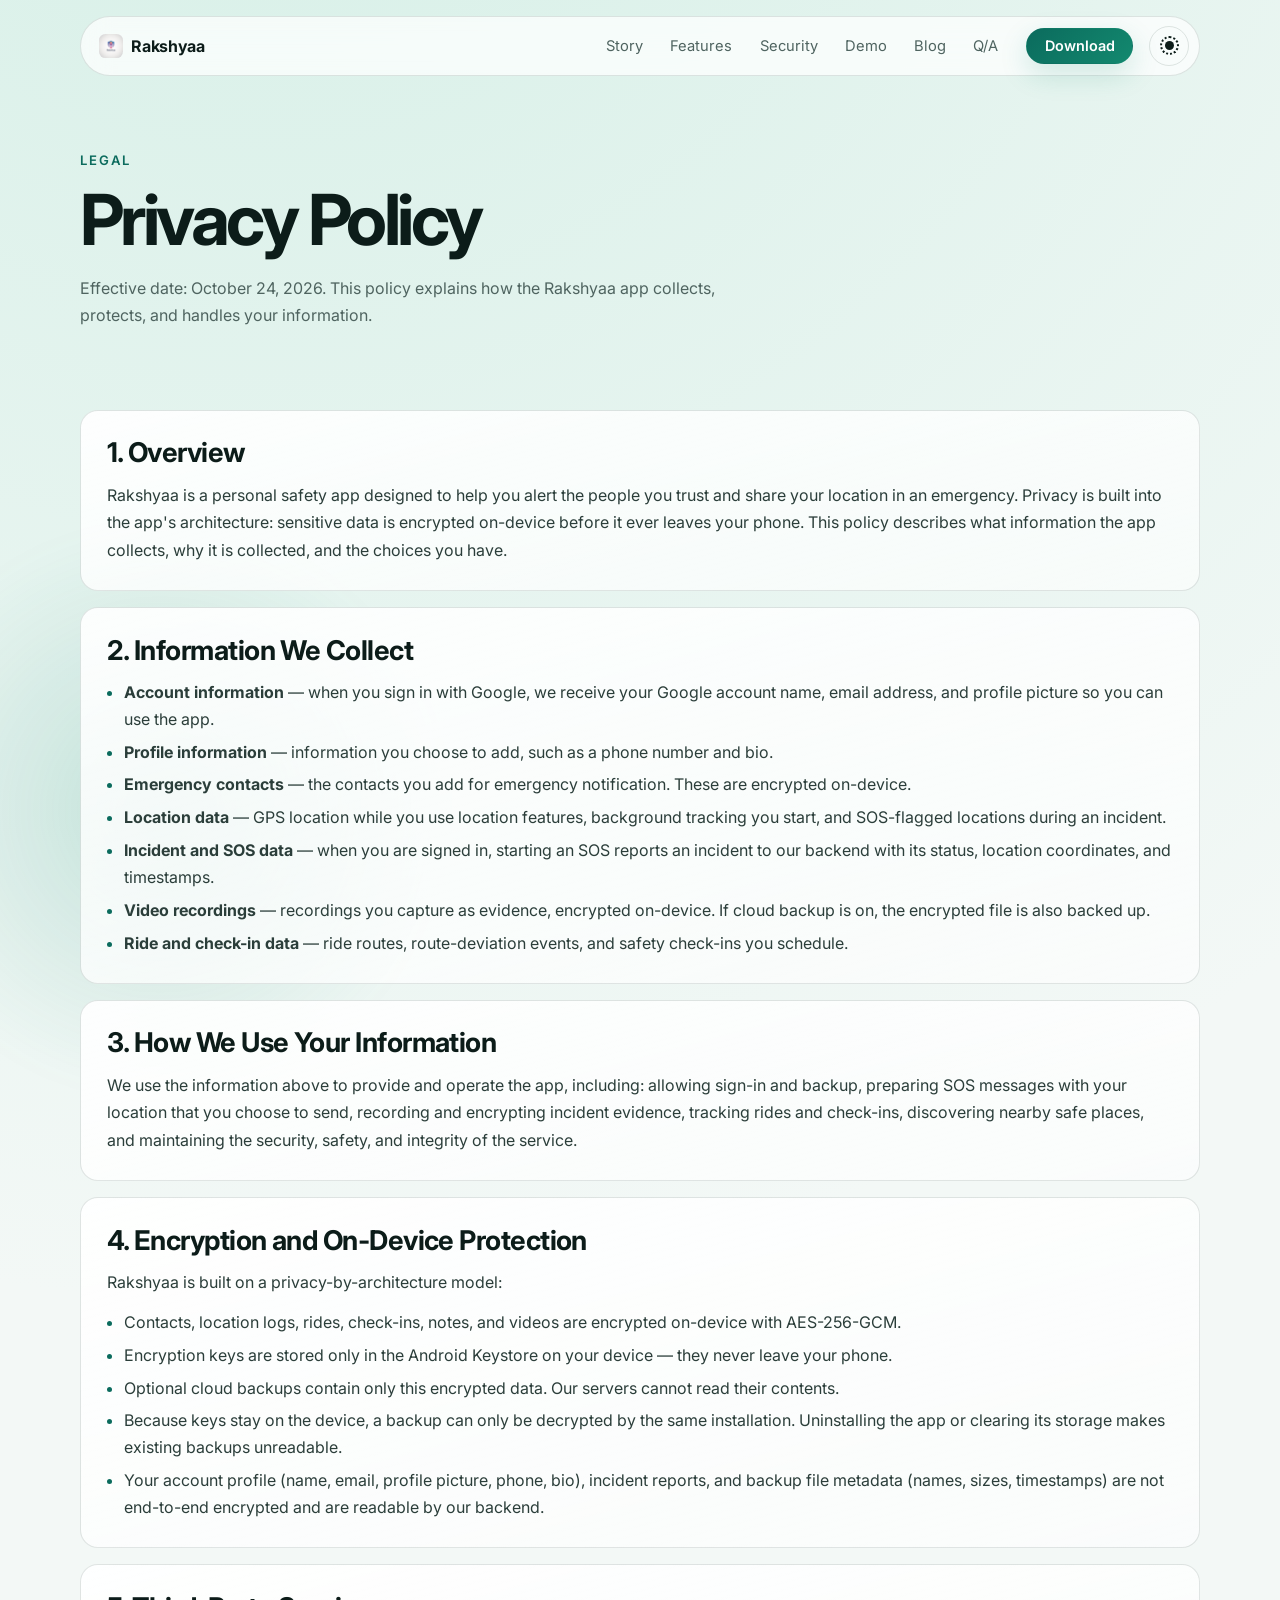
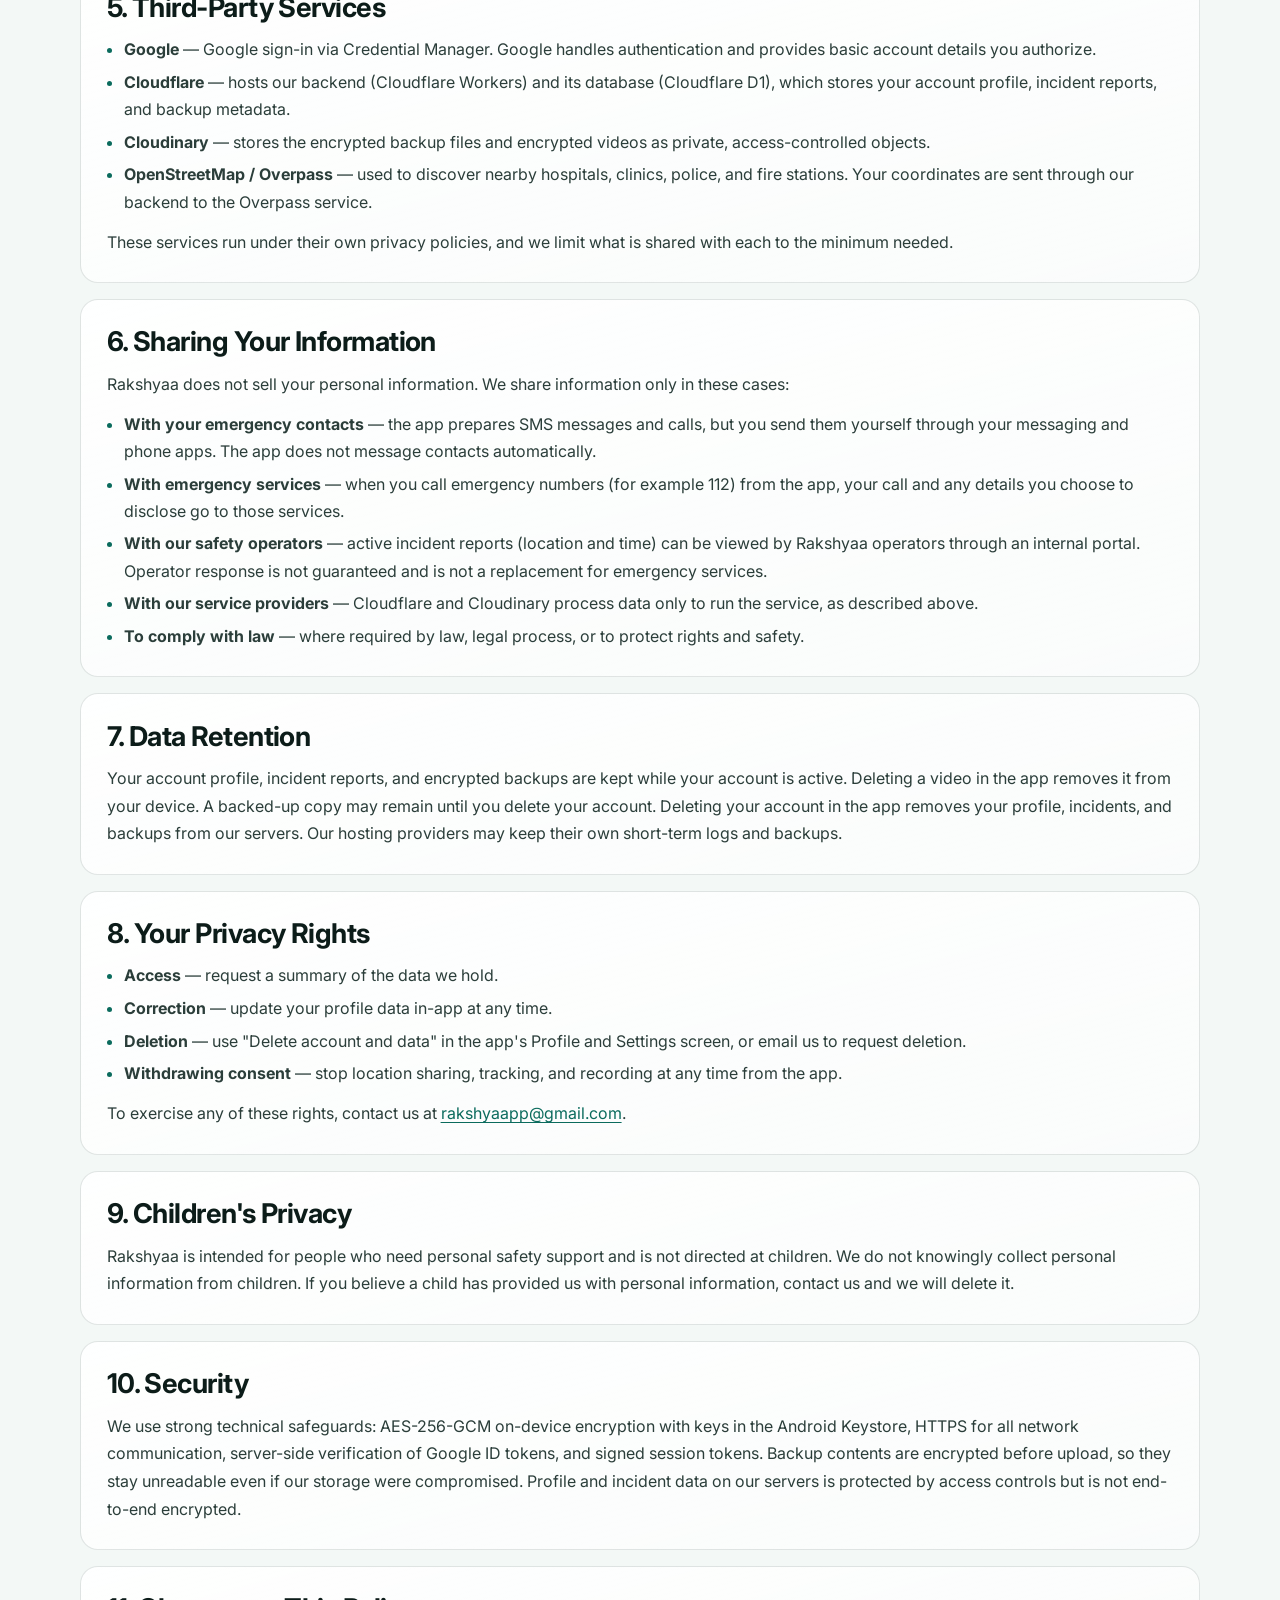
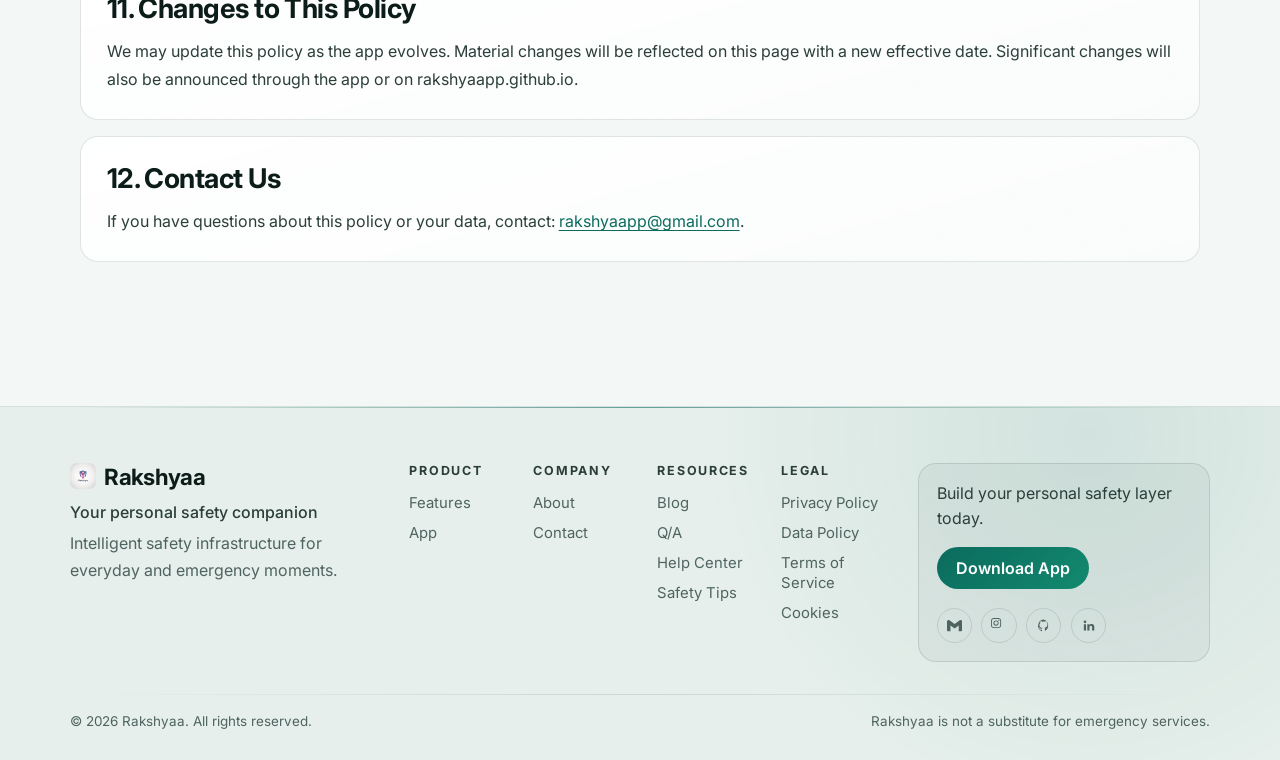
<file: privacy-policy.html>
<!DOCTYPE html>
<html lang="en">
<head>
  <!-- Character Encoding & Viewport -->
  <meta charset="UTF-8" />
  <meta name="viewport" content="width=device-width, initial-scale=1.0" />

  <!-- SEO & Meta Information -->
  <meta name="description" content="Rakshyaa Privacy Policy. Learn what data the app collects, how it is encrypted on-device, how it is used, and the rights you hold over your information." />
  <meta name="robots" content="index,follow" />

  <!-- Canonical -->
  <link rel="canonical" href="https://rakshyaapp.github.io/privacy-policy.html" />

  <!-- Page Title -->
  <title>Privacy Policy | Rakshyaa Global Safety App</title>

  <!-- Fonts -->
  <link rel="preconnect" href="https://fonts.googleapis.com" />
  <link rel="preconnect" href="https://fonts.gstatic.com" crossorigin />
  <link href="https://fonts.googleapis.com/css2?family=Inter:wght@400;500;600;700;800&display=swap" rel="stylesheet" />

  <!-- Icons & Stylesheets -->
  <link rel="icon" type="image/png" href="favicon.png" />
  <link rel="stylesheet" href="styles.css" />
  <script>try{var t=localStorage.getItem("rakshya-theme")||(matchMedia("(prefers-color-scheme: light)").matches?"light":"dark");document.documentElement.setAttribute("data-theme",t)}catch(e){}</script>
</head>
<body>
  <div class="page-glow"></div>
  <header class="navbar" id="top">
    <nav class="nav-shell container" aria-label="Main navigation">
      <a href="index.html" class="brand" aria-label="Rakshyaa homepage">
        <img src="favicon.png" alt="Rakshyaa logo" class="brand-logo" />
        <span>Rakshyaa</span>
      </a>
      <div class="nav-links" id="navLinks">
        <ul>
          <li><a href="index.html#story">Story</a></li>
          <li><a href="index.html#features">Features</a></li>
          <li><a href="index.html#security">Security</a></li>
          <li><a href="index.html#demo">Demo</a></li>
          <li><a href="index.html#blog">Blog</a></li>
          <li><a href="index.html#qa">Q/A</a></li>
        </ul>
        <a href="index.html#download" class="btn btn-nav nav-download">Download</a>
      </div>
      <button
        class="nav-toggle"
        id="navToggle"
        aria-label="Toggle menu"
        aria-expanded="false"
        aria-controls="navLinks"
      >
        <span></span>
        <span></span>
        <span></span>
      </button>
      <a href="index.html#download" class="btn btn-nav nav-cta">Download</a>
      <button
        class="theme-toggle"
        id="themeToggle"
        aria-label="Toggle color theme"
        aria-pressed="false"
        title="Toggle light / dark theme"
      >
        <span class="theme-icon-moon" aria-hidden="true"></span>
        <span class="theme-icon-sun" aria-hidden="true"></span>
      </button>
    </nav>
  </header>

  <main>
    <section class="section blog-hero">
      <div class="container">
        <p class="eyebrow">Legal</p>
        <h1 class="blog-title">Privacy Policy</h1>
        <p class="blog-subtext">Effective date: October 24, 2026. This policy explains how the Rakshyaa app collects, protects, and handles your information.</p>
      </div>
    </section>

    <section class="section blog-body">
      <div class="container blog-stack">
        <article class="blog-panel">
          <h2>1. Overview</h2>
          <p>
            Rakshyaa is a personal safety app designed to help you alert the people you trust and share
            your location in an emergency. Privacy is built into the app's architecture: sensitive data
            is encrypted on-device before it ever leaves your phone. This policy describes what
            information the app collects, why it is collected, and the choices you have.
          </p>
        </article>

        <article class="blog-panel">
          <h2>2. Information We Collect</h2>
          <ul class="blog-list">
            <li><strong>Account information</strong> — when you sign in with Google, we receive your Google account name, email address, and profile picture so you can use the app.</li>
            <li><strong>Profile information</strong> — information you choose to add, such as a phone number and bio.</li>
            <li><strong>Emergency contacts</strong> — the contacts you add for emergency notification. These are encrypted on-device.</li>
            <li><strong>Location data</strong> — GPS location while you use location features, background tracking you start, and SOS-flagged locations during an incident.</li>
            <li><strong>Incident and SOS data</strong> — when you are signed in, starting an SOS reports an incident to our backend with its status, location coordinates, and timestamps.</li>
            <li><strong>Video recordings</strong> — recordings you capture as evidence, encrypted on-device. If cloud backup is on, the encrypted file is also backed up.</li>
            <li><strong>Ride and check-in data</strong> — ride routes, route-deviation events, and safety check-ins you schedule.</li>
          </ul>
        </article>

        <article class="blog-panel">
          <h2>3. How We Use Your Information</h2>
          <p>
            We use the information above to provide and operate the app, including: allowing sign-in and
            backup, preparing SOS messages with your location that you choose to send, recording and
            encrypting incident evidence, tracking rides and check-ins, discovering nearby safe places,
            and maintaining the security, safety, and integrity of the service.
          </p>
        </article>

        <article class="blog-panel">
          <h2>4. Encryption and On-Device Protection</h2>
          <p>
            Rakshyaa is built on a privacy-by-architecture model:
          </p>
          <ul class="blog-list">
            <li>Contacts, location logs, rides, check-ins, notes, and videos are encrypted on-device with AES-256-GCM.</li>
            <li>Encryption keys are stored only in the Android Keystore on your device — they never leave your phone.</li>
            <li>Optional cloud backups contain only this encrypted data. Our servers cannot read their contents.</li>
            <li>Because keys stay on the device, a backup can only be decrypted by the same installation. Uninstalling the app or clearing its storage makes existing backups unreadable.</li>
            <li>Your account profile (name, email, profile picture, phone, bio), incident reports, and backup file metadata (names, sizes, timestamps) are not end-to-end encrypted and are readable by our backend.</li>
          </ul>
        </article>

        <article class="blog-panel">
          <h2>5. Third-Party Services</h2>
          <ul class="blog-list">
            <li><strong>Google</strong> — Google sign-in via Credential Manager. Google handles authentication and provides basic account details you authorize.</li>
            <li><strong>Cloudflare</strong> — hosts our backend (Cloudflare Workers) and its database (Cloudflare D1), which stores your account profile, incident reports, and backup metadata.</li>
            <li><strong>Cloudinary</strong> — stores the encrypted backup files and encrypted videos as private, access-controlled objects.</li>
            <li><strong>OpenStreetMap / Overpass</strong> — used to discover nearby hospitals, clinics, police, and fire stations. Your coordinates are sent through our backend to the Overpass service.</li>
          </ul>
          <p>These services run under their own privacy policies, and we limit what is shared with each to the minimum needed.</p>
        </article>

        <article class="blog-panel">
          <h2>6. Sharing Your Information</h2>
          <p>
            Rakshyaa does not sell your personal information. We share information only in these cases:
          </p>
          <ul class="blog-list">
            <li><strong>With your emergency contacts</strong> — the app prepares SMS messages and calls, but you send them yourself through your messaging and phone apps. The app does not message contacts automatically.</li>
            <li><strong>With emergency services</strong> — when you call emergency numbers (for example 112) from the app, your call and any details you choose to disclose go to those services.</li>
            <li><strong>With our safety operators</strong> — active incident reports (location and time) can be viewed by Rakshyaa operators through an internal portal. Operator response is not guaranteed and is not a replacement for emergency services.</li>
            <li><strong>With our service providers</strong> — Cloudflare and Cloudinary process data only to run the service, as described above.</li>
            <li><strong>To comply with law</strong> — where required by law, legal process, or to protect rights and safety.</li>
          </ul>
        </article>

        <article class="blog-panel">
          <h2>7. Data Retention</h2>
          <p>
            Your account profile, incident reports, and encrypted backups are kept while your account is
            active. Deleting a video in the app removes it from your device. A backed-up copy may remain
            until you delete your account. Deleting your account in the app removes your profile,
            incidents, and backups from our servers. Our hosting providers may keep their own short-term
            logs and backups.
          </p>
        </article>

        <article class="blog-panel">
          <h2>8. Your Privacy Rights</h2>
          <ul class="blog-list">
            <li><strong>Access</strong> — request a summary of the data we hold.</li>
            <li><strong>Correction</strong> — update your profile data in-app at any time.</li>
            <li><strong>Deletion</strong> — use "Delete account and data" in the app's Profile and Settings screen, or email us to request deletion.</li>
            <li><strong>Withdrawing consent</strong> — stop location sharing, tracking, and recording at any time from the app.</li>
          </ul>
          <p>To exercise any of these rights, contact us at <a href="mailto:rakshyaapp@gmail.com">rakshyaapp@gmail.com</a>.</p>
        </article>

        <article class="blog-panel">
          <h2>9. Children's Privacy</h2>
          <p>
            Rakshyaa is intended for people who need personal safety support and is not directed at
            children. We do not knowingly collect personal information from children. If you believe a
            child has provided us with personal information, contact us and we will delete it.
          </p>
        </article>

        <article class="blog-panel">
          <h2>10. Security</h2>
          <p>
            We use strong technical safeguards: AES-256-GCM on-device encryption with keys in the
            Android Keystore, HTTPS for all network communication, server-side verification of Google
            ID tokens, and signed session tokens. Backup contents are encrypted before upload, so they
            stay unreadable even if our storage were compromised. Profile and incident data on our
            servers is protected by access controls but is not end-to-end encrypted.
          </p>
        </article>

        <article class="blog-panel">
          <h2>11. Changes to This Policy</h2>
          <p>
            We may update this policy as the app evolves. Material changes will be reflected on this
            page with a new effective date. Significant changes will also be announced through the app
            or on rakshyaapp.github.io.
          </p>
        </article>

        <article class="blog-panel">
          <h2>12. Contact Us</h2>
          <p>
            If you have questions about this policy or your data, contact:
            <a href="mailto:rakshyaapp@gmail.com">rakshyaapp@gmail.com</a>.
          </p>
        </article>
      </div>
    </section>
  </main>

  <footer class="rakshya-footer" role="contentinfo" id="footer">
    <div class="footer-accent-line" aria-hidden="true"></div>
    <div class="footer-inner">
      <section class="footer-main">
        <div class="footer-brand">
          <a href="index.html" class="footer-logo" aria-label="Rakshyaa home">
            <img src="favicon.png" alt="Rakshyaa logo" class="footer-logo-icon" />
            <span>Rakshyaa</span>
          </a>
          <p class="footer-tagline">Your personal safety companion</p>
          <p class="footer-description">Intelligent safety infrastructure for everyday and emergency moments.</p>
        </div>

        <nav class="footer-nav-grid" aria-label="Footer navigation">
          <div class="footer-col">
            <h3>Product</h3>
            <ul>
              <li><a href="index.html#features">Features</a></li>
              <li><a href="index.html#demo">App</a></li>
            </ul>
          </div>
          <div class="footer-col">
            <h3>Company</h3>
            <ul>
              <li><a href="index.html#hero">About</a></li>
              <li><a href="https://www.instagram.com/rakshya__app/">Contact</a></li>
            </ul>
          </div>
          <div class="footer-col">
            <h3>Resources</h3>
            <ul>
              <li><a href="index.html#blog">Blog</a></li>
              <li><a href="index.html#qa">Q/A</a></li>
              <li><a href="index.html#download">Help Center</a></li>
              <li><a href="index.html#security">Safety Tips</a></li>
            </ul>
          </div>
          <div class="footer-col">
            <h3>Legal</h3>
            <ul>
              <li><a href="privacy-policy.html">Privacy Policy</a></li>
              <li><a href="data-policy.html">Data Policy</a></li>
              <li><a href="index.html#security">Terms of Service</a></li>
              <li><a href="index.html#security">Cookies</a></li>
            </ul>
          </div>
        </nav>

        <aside class="footer-cta-wrap">
          <p class="footer-cta-copy">Build your personal safety layer today.</p>
          <a href="index.html#download" class="footer-cta" id="footerCta">Download App</a>
          <div class="footer-social" aria-label="Social media links">
            <a href="mailto:rakshyaapp@gmail.com" class="social-link" aria-label="Gmail">
              <span class="sr-only">Gmail</span>
              <svg viewBox="0 0 24 24" aria-hidden="true">
                <path d="M24 5.457v13.909c0 .904-.732 1.636-1.636 1.636h-3.819V11.73L12 16.64l-6.545-4.91v9.273H1.636A1.636 1.636 0 0 1 0 19.366V5.457c0-2.023 2.309-3.178 3.927-1.964L5.455 4.64 12 9.548l6.545-4.91 1.528-1.145C21.69 2.28 24 3.434 24 5.457z"/>
              </svg>
            </a>
            <a href="https://www.instagram.com/rakshya__app/" class="social-link" aria-label="Instagram">
              <span class="sr-only">Instagram</span>
              <svg  viewBox="0 0 24 24">
                <path d="M8 0C5.829 0 5.556.01 4.703.048 3.85.088 3.269.222 2.76.42a3.9 3.9 0 0 0-1.417.923A3.9 3.9 0 0 0 .42 2.76C.222 3.268.087 3.85.048 4.7.01 5.555 0 5.827 0 8.001c0 2.172.01 2.444.048 3.297.04.852.174 1.433.372 1.942.205.526.478.972.923 1.417.444.445.89.719 1.416.923.51.198 1.09.333 1.942.372C5.555 15.99 5.827 16 8 16s2.444-.01 3.298-.048c.851-.04 1.434-.174 1.943-.372a3.9 3.9 0 0 0 1.416-.923c.445-.445.718-.891.923-1.417.197-.509.332-1.09.372-1.942C15.99 10.445 16 10.173 16 8s-.01-2.445-.048-3.299c-.04-.851-.175-1.433-.372-1.941a3.9 3.9 0 0 0-.923-1.417A3.9 3.9 0 0 0 13.24.42c-.51-.198-1.092-.333-1.943-.372C10.443.01 10.172 0 7.998 0zm-.717 1.442h.718c2.136 0 2.389.007 3.232.046.78.035 1.204.166 1.486.275.373.145.64.319.92.599s.453.546.598.92c.11.281.24.705.275 1.485.039.843.047 1.096.047 3.231s-.008 2.389-.047 3.232c-.035.78-.166 1.203-.275 1.485a2.5 2.5 0 0 1-.599.919c-.28.28-.546.453-.92.598-.28.11-.704.24-1.485.276-.843.038-1.096.047-3.232.047s-2.39-.009-3.233-.047c-.78-.036-1.203-.166-1.485-.276a2.5 2.5 0 0 1-.92-.598 2.5 2.5 0 0 1-.6-.92c-.109-.281-.24-.705-.275-1.485-.038-.843-.046-1.096-.046-3.233s.008-2.388.046-3.231c.036-.78.166-1.204.276-1.486.145-.373.319-.64.599-.92s.546-.453.92-.598c.282-.11.705-.24 1.485-.276.738-.034 1.024-.044 2.515-.045zm4.988 1.328a.96.96 0 1 0 0 1.92.96.96 0 0 0 0-1.92m-4.27 1.122a4.109 4.109 0 1 0 0 8.217 4.109 4.109 0 0 0 0-8.217m0 1.441a2.667 2.667 0 1 1 0 5.334 2.667 2.667 0 0 1 0-5.334"></path>
              </svg>
            </a>
            <a href="https://github.com/proobker" class="social-link" aria-label="GitHub">
              <span class="sr-only">GitHub</span>
              <svg viewBox="0 0 24 24" aria-hidden="true">
                <path d="M12 2.2A10 10 0 0 0 8.8 21c.5.1.7-.2.7-.5v-2c-2.9.7-3.5-1.2-3.5-1.2-.5-1.2-1.1-1.6-1.1-1.6-.9-.6.1-.6.1-.6 1 .1 1.6 1 1.6 1 .9 1.5 2.4 1 2.9.8.1-.7.3-1 .6-1.2-2.3-.3-4.7-1.2-4.7-5A3.9 3.9 0 0 1 7 7.5c-.1-.3-.4-1.3.1-2.7 0 0 .8-.3 2.8 1A9.5 9.5 0 0 1 12 5.4c.7 0 1.5.1 2.2.4 2-1.3 2.8-1 2.8-1 .5 1.4.2 2.4.1 2.7a3.9 3.9 0 0 1 1 2.7c0 3.8-2.4 4.7-4.7 5 .4.3.7.9.7 1.8v2.6c0 .3.2.6.7.5A10 10 0 0 0 12 2.2z"></path>
              </svg>
            </a>
            <a href="https://www.linkedin.com/in/rabi-dahal/" class="social-link" aria-label="LinkedIn">
              <span class="sr-only">LinkedIn</span>
              <svg viewBox="0 0 24 24" aria-hidden="true">
                <path d="M6.3 8.2a2.1 2.1 0 1 1 0-4.2 2.1 2.1 0 0 1 0 4.2zM4.5 9.8H8v10.1H4.5zM10 9.8h3.3v1.4h.1c.5-.9 1.6-1.8 3.4-1.8 3.6 0 4.2 2.2 4.2 5v5.5h-3.5V15c0-1.2 0-2.8-1.9-2.8s-2.2 1.4-2.2 2.7v5H10V9.8z"></path>
              </svg>
            </a>
          </div>
        </aside>
      </section>

      <div class="footer-divider" aria-hidden="true"></div>

      <section class="footer-bottom">
        <p>© 2026 Rakshyaa. All rights reserved.</p>
        <p>Rakshyaa is not a substitute for emergency services.</p>
      </section>
    </div>
  </footer>

  <script src="script.js"></script>
</body>
</html>
</file>
<file: styles.css>
/* Palette follows the app itself: teal primary, rose for SOS, pale mint surfaces. */
:root {
  --bg: #050a0a;
  --bg-soft: #0a1213;
  --bg-glow: #0c2420;
  --surface: rgba(255, 255, 255, 0.04);
  --surface-strong: rgba(255, 255, 255, 0.08);
  --card-from: rgba(255, 255, 255, 0.065);
  --card-to: rgba(255, 255, 255, 0.015);
  --text: #eef6f4;
  --text-soft: #c6d4d1;
  --muted: #8fa29e;
  --line: rgba(255, 255, 255, 0.11);
  --line-strong: rgba(255, 255, 255, 0.2);
  --accent: #3ddbb8;
  --accent-2: #8af0d6;
  --accent-ink: #032019;
  --accent-tint: rgba(61, 219, 184, 0.12);
  --accent-line: rgba(61, 219, 184, 0.42);
  --glow: rgba(61, 219, 184, 0.24);
  --sos: #ff6b6b;
  --sos-tint: rgba(255, 107, 107, 0.12);
  --nav-bg: rgba(7, 13, 13, 0.6);
  --nav-bg-scrolled: rgba(7, 13, 13, 0.84);
  --menu-bg: rgba(7, 13, 13, 0.95);
  --device-bezel: linear-gradient(155deg, rgba(255, 255, 255, 0.2), rgba(255, 255, 255, 0.04));
  --shadow: rgba(0, 0, 0, 0.55);
  --shadow-soft: rgba(0, 0, 0, 0.32);
  --footer-bg: #030606;
  --footer-text: var(--text);
  --footer-muted: var(--muted);
  --footer-line: var(--line);
  --footer-line-soft: rgba(255, 255, 255, 0.07);
  --radius-lg: 28px;
  --radius-md: 18px;
  --container: 1120px;
  --ease-out: cubic-bezier(0.22, 1, 0.36, 1);
  color-scheme: dark;
}

[data-theme="light"] {
  --bg: #f3f8f6;
  --bg-soft: #e8f1ee;
  --bg-glow: #d4efe6;
  --surface: rgba(13, 40, 35, 0.04);
  --surface-strong: rgba(13, 40, 35, 0.08);
  --card-from: rgba(255, 255, 255, 0.92);
  --card-to: rgba(255, 255, 255, 0.6);
  --text: #0c1c19;
  --text-soft: #2b3e3a;
  --muted: #4f6460;
  --line: rgba(13, 40, 35, 0.12);
  --line-strong: rgba(13, 40, 35, 0.22);
  --accent: #0b6b5d;
  --accent-2: #13896f;
  --accent-ink: #ffffff;
  --accent-tint: rgba(11, 107, 93, 0.09);
  --accent-line: rgba(11, 107, 93, 0.4);
  --glow: rgba(19, 137, 111, 0.18);
  --sos: #b3261e;
  --sos-tint: rgba(179, 38, 30, 0.08);
  --nav-bg: rgba(255, 255, 255, 0.72);
  --nav-bg-scrolled: rgba(255, 255, 255, 0.9);
  --menu-bg: rgba(255, 255, 255, 0.97);
  --device-bezel: linear-gradient(155deg, #ffffff, #dfe9e5);
  --shadow: rgba(13, 40, 35, 0.18);
  --shadow-soft: rgba(13, 40, 35, 0.1);
  --footer-bg: #e6efeb;
  --footer-line-soft: rgba(13, 40, 35, 0.08);
  color-scheme: light;
}

*,
*::before,
*::after {
  box-sizing: border-box;
}

html {
  scroll-behavior: smooth;
  scroll-padding-top: 6rem;
}

body {
  margin: 0;
  font-family: "Inter", system-ui, sans-serif;
  background: radial-gradient(circle at 20% -10%, var(--bg-glow) 0%, transparent 38%), var(--bg);
  color: var(--text);
  text-rendering: optimizeLegibility;
  -webkit-font-smoothing: antialiased;
  overflow-x: hidden;
  transition: background 350ms var(--ease-out), color 350ms var(--ease-out);
}

:focus {
  outline: none;
}

:focus-visible {
  outline: 2px solid var(--accent);
  outline-offset: 3px;
  border-radius: 4px;
}

a {
  color: inherit;
  text-decoration: none;
}

p a,
.qa-item a {
  color: var(--accent);
  text-decoration: underline;
  text-underline-offset: 3px;
}

img,
video {
  display: block;
  max-width: 100%;
}

video {
  width: 100%;
  height: 100%;
  object-fit: cover;
}

.container {
  width: min(var(--container), calc(100% - 3rem));
  margin-inline: auto;
}

.section {
  padding: clamp(4rem, 9vw, 7rem) 0;
}

.page-glow {
  position: fixed;
  inset: auto auto -22vh -10vw;
  width: 45vw;
  height: 45vw;
  pointer-events: none;
  background: radial-gradient(circle, var(--glow), transparent 70%);
  filter: blur(16px);
  z-index: -1;
}

.eyebrow {
  color: var(--accent);
  font-size: 0.82rem;
  font-weight: 600;
  letter-spacing: 0.14em;
  text-transform: uppercase;
  margin: 0 0 1rem;
}

.section-title {
  margin: 0;
  font-size: clamp(2rem, 5vw, 3.6rem);
  line-height: 1.05;
  letter-spacing: -0.03em;
  text-wrap: balance;
}

.section-lead {
  margin: 1rem 0 0;
  max-width: 58ch;
  color: var(--muted);
  font-size: clamp(1rem, 1.2vw, 1.1rem);
  line-height: 1.7;
}

.sr-only {
  position: absolute;
  width: 1px;
  height: 1px;
  padding: 0;
  margin: -1px;
  overflow: hidden;
  clip: rect(0, 0, 0, 0);
  border: 0;
}

/* --- Navigation --- */

.navbar {
  position: sticky;
  top: 0;
  z-index: 40;
  padding-top: 1rem;
}

.nav-shell {
  position: relative;
  display: flex;
  align-items: center;
  gap: 1rem;
  padding: 0.55rem 0.6rem 0.55rem 1.1rem;
  border: 1px solid var(--line);
  border-radius: 999px;
  background: var(--nav-bg);
  backdrop-filter: blur(14px);
  -webkit-backdrop-filter: blur(14px);
  transition: background 350ms var(--ease-out), border-color 350ms var(--ease-out), box-shadow 350ms var(--ease-out);
}

.navbar.scrolled .nav-shell {
  background: var(--nav-bg-scrolled);
  border-color: var(--line-strong);
  box-shadow: 0 12px 40px var(--shadow-soft);
}

.brand {
  display: inline-flex;
  align-items: center;
  gap: 0.55rem;
  font-weight: 700;
  letter-spacing: -0.02em;
  margin-right: auto;
}

.brand-logo {
  width: 1.5rem;
  height: 1.5rem;
  border-radius: 0.4rem;
  object-fit: cover;
}

.nav-links {
  display: flex;
  align-items: center;
  gap: 1.2rem;
}

.nav-links ul {
  list-style: none;
  display: flex;
  gap: 0.2rem;
  margin: 0;
  padding: 0;
}

.nav-links ul a {
  display: block;
  padding: 0.45rem 0.75rem;
  border-radius: 999px;
  font-size: 0.92rem;
  color: var(--muted);
  transition: color 200ms ease, background 200ms ease;
}

.nav-links ul a:hover {
  color: var(--text);
  background: var(--surface);
}

.nav-links .nav-download {
  display: none;
}

.nav-toggle,
.theme-toggle {
  width: 40px;
  height: 40px;
  padding: 0;
  background: transparent;
  border: 1px solid var(--line);
  border-radius: 999px;
  cursor: pointer;
  color: var(--text);
}

.nav-toggle {
  display: none;
  flex-direction: column;
  justify-content: center;
  gap: 5px;
  padding: 0 11px;
}

.nav-toggle span {
  display: block;
  height: 2px;
  width: 100%;
  background: currentColor;
  border-radius: 2px;
  transition: transform 250ms var(--ease-out), opacity 200ms ease;
}

.nav-toggle[aria-expanded="true"] span:nth-child(1) {
  transform: translateY(7px) rotate(45deg);
}

.nav-toggle[aria-expanded="true"] span:nth-child(2) {
  opacity: 0;
}

.nav-toggle[aria-expanded="true"] span:nth-child(3) {
  transform: translateY(-7px) rotate(-45deg);
}

.theme-toggle {
  display: inline-grid;
  place-items: center;
  position: relative;
}

.theme-toggle:hover,
.nav-toggle:hover {
  background: var(--surface);
}

.theme-toggle span {
  grid-area: 1 / 1;
  border-radius: 50%;
  transition: transform 300ms var(--ease-out), opacity 200ms ease;
}

.theme-icon-moon {
  width: 16px;
  height: 16px;
  box-shadow: inset -5px -3px 0 0 currentColor;
}

.theme-icon-sun {
  width: 9px;
  height: 9px;
  background: currentColor;
  outline: 2px dotted currentColor;
  outline-offset: 3px;
  opacity: 0;
  transform: scale(0.4) rotate(90deg);
}

[data-theme="light"] .theme-icon-moon {
  opacity: 0;
  transform: scale(0.4) rotate(-90deg);
}

[data-theme="light"] .theme-icon-sun {
  opacity: 1;
  transform: scale(1) rotate(0deg);
}

/* --- Buttons --- */

.btn {
  display: inline-flex;
  align-items: center;
  justify-content: center;
  gap: 0.5rem;
  border-radius: 999px;
  padding: 0.8rem 1.35rem;
  font-weight: 600;
  border: 1px solid transparent;
  cursor: pointer;
  font: inherit;
  font-weight: 600;
  transition: transform 250ms var(--ease-out), background 250ms var(--ease-out), border-color 250ms var(--ease-out), box-shadow 250ms var(--ease-out);
}

.btn:hover {
  transform: translateY(-2px);
}

.btn-primary,
.btn-nav {
  background: linear-gradient(135deg, var(--accent), var(--accent-2));
  color: var(--accent-ink);
  box-shadow: 0 10px 28px var(--glow);
}

.btn-primary:hover,
.btn-nav:hover {
  box-shadow: 0 14px 36px var(--glow);
}

.btn-secondary {
  color: var(--text);
  border-color: var(--line-strong);
  background: var(--surface);
}

.btn-secondary:hover {
  border-color: var(--accent-line);
}

.btn-nav {
  padding: 0.55rem 1.1rem;
  font-size: 0.9rem;
}

.btn svg {
  width: 1.05em;
  height: 1.05em;
  fill: currentColor;
}

/* --- Devices --- */

.phone-shell,
.story-device,
.demo-device {
  aspect-ratio: 9 / 20;
  margin-inline: auto;
  border: 1px solid var(--line-strong);
  padding: 9px;
  background: var(--device-bezel);
  box-shadow: 0 30px 80px var(--shadow);
}

.phone-shell video,
.story-device video,
.demo-device video {
  border-radius: 26px;
  background: #f3f7f4;
}

/* --- Hero --- */

.hero {
  min-height: calc(100svh - 5rem);
  display: grid;
  align-items: center;
  padding-block: clamp(2.5rem, 6vw, 4rem);
}

.hero-grid {
  display: grid;
  grid-template-columns: 1.15fr 0.85fr;
  gap: clamp(2rem, 5vw, 4rem);
  align-items: center;
}

.hero-copy h1 {
  margin: 0;
  font-size: clamp(2.8rem, 7vw, 5.8rem);
  line-height: 0.98;
  letter-spacing: -0.05em;
}

.hero-copy h1 span {
  background: linear-gradient(120deg, var(--accent), var(--accent-2));
  -webkit-background-clip: text;
  background-clip: text;
  color: transparent;
}

.subtext {
  color: var(--muted);
  max-width: 48ch;
  font-size: clamp(1rem, 1.25vw, 1.15rem);
  margin: 1.4rem 0 2rem;
  line-height: 1.72;
}

.hero-actions {
  display: flex;
  gap: 0.85rem;
  flex-wrap: wrap;
}

.hero-facts {
  list-style: none;
  display: flex;
  flex-wrap: wrap;
  gap: 0.5rem 1.4rem;
  margin: 2rem 0 0;
  padding: 0;
  color: var(--muted);
  font-size: 0.9rem;
}

.hero-facts li {
  display: inline-flex;
  align-items: center;
  gap: 0.5rem;
}

.hero-facts li::before {
  content: "";
  width: 6px;
  height: 6px;
  border-radius: 50%;
  background: var(--accent);
}

.hero-device-wrap {
  position: relative;
  perspective: 1400px;
}

.device-glow {
  position: absolute;
  inset: 12% 8%;
  border-radius: 50%;
  background: radial-gradient(circle, var(--glow), transparent 70%);
  filter: blur(40px);
  transform: translateZ(-40px);
}

.phone-tilt {
  transform-style: preserve-3d;
  will-change: transform;
}

.phone-shell {
  position: relative;
  width: min(100%, 330px, calc((100svh - 13rem) * 9 / 20));
  border-radius: 40px;
}

.sos-chip {
  position: absolute;
  left: -2.2rem;
  top: 15%;
  display: flex;
  align-items: center;
  gap: 0.6rem;
  padding: 0.6rem 0.9rem 0.6rem 0.7rem;
  border-radius: 14px;
  border: 1px solid var(--line);
  background: var(--nav-bg-scrolled);
  backdrop-filter: blur(12px);
  -webkit-backdrop-filter: blur(12px);
  box-shadow: 0 16px 40px var(--shadow-soft);
  font-size: 0.82rem;
  line-height: 1.3;
  transform: translateZ(40px);
}

.sos-chip strong {
  display: block;
  font-size: 0.88rem;
}

.sos-chip span {
  color: var(--muted);
}

.sos-dot {
  width: 10px;
  height: 10px;
  flex: none;
  border-radius: 50%;
  background: var(--sos);
  box-shadow: 0 0 0 0 var(--sos);
  animation: sosPulse 2s ease-out infinite;
}

@keyframes sosPulse {
  0% {
    box-shadow: 0 0 0 0 rgba(255, 107, 107, 0.6);
  }
  100% {
    box-shadow: 0 0 0 12px rgba(255, 107, 107, 0);
  }
}

/* --- Story (scroll-driven) --- */

.story {
  padding-top: clamp(2rem, 5vw, 4rem);
  --story-progress: 0;
}

.story-track {
  height: 400vh;
  position: relative;
}

.story-sticky {
  position: sticky;
  top: 12vh;
  min-height: 76vh;
  display: grid;
  grid-template-columns: 0.8fr 1.2fr;
  gap: clamp(1.4rem, 5vw, 4rem);
  align-items: center;
}

.story-device {
  width: min(100%, 300px, calc(70vh * 9 / 20));
  border-radius: 36px;
}

.story-copy-panel {
  position: relative;
}

.story-label {
  margin: 0 0 1.2rem;
  font-size: 0.8rem;
  font-weight: 600;
  letter-spacing: 0.14em;
  text-transform: uppercase;
  color: var(--accent);
}

.story-slides {
  display: grid;
}

.story-slide {
  grid-area: 1 / 1;
  opacity: 0;
  transform: translate3d(0, 24px, 0);
  transition: opacity 450ms var(--ease-out), transform 450ms var(--ease-out);
  pointer-events: none;
}

.story-slide.is-active {
  opacity: 1;
  transform: translate3d(0, 0, 0);
  pointer-events: auto;
}

.story-slide .step-num {
  display: block;
  font-size: 0.85rem;
  font-weight: 600;
  color: var(--muted);
  margin-bottom: 0.7rem;
  font-variant-numeric: tabular-nums;
}

.story-slide h2 {
  margin: 0 0 1rem;
  font-size: clamp(2rem, 4.2vw, 3.4rem);
  letter-spacing: -0.04em;
  line-height: 1.04;
}

.story-slide p {
  margin: 0;
  color: var(--text-soft);
  max-width: 42ch;
  font-size: clamp(1rem, 1.3vw, 1.15rem);
  line-height: 1.7;
}

.story-steps {
  list-style: none;
  display: flex;
  gap: 0.5rem;
  margin: 2.2rem 0 0;
  padding: 0;
}

.story-steps li {
  position: relative;
  flex: 1;
  max-width: 90px;
  height: 4px;
  border-radius: 4px;
  background: var(--line);
  overflow: hidden;
}

.story-steps li::after {
  content: "";
  position: absolute;
  inset: 0;
  background: var(--accent);
  transform: scaleX(var(--fill, 0));
  transform-origin: left;
}

/* --- Feature cards --- */

.feature-grid {
  margin-top: 2.4rem;
  display: grid;
  grid-template-columns: repeat(3, minmax(0, 1fr));
  gap: 1rem;
}

.feature-card,
.arch-step,
.roadmap-item,
.screen-card {
  border: 1px solid var(--line);
  background: linear-gradient(160deg, var(--card-from), var(--card-to));
  border-radius: var(--radius-md);
  transition: transform 280ms var(--ease-out), border-color 280ms var(--ease-out), box-shadow 280ms var(--ease-out);
}

.feature-card:hover,
.arch-step:hover,
.roadmap-item:hover,
.screen-card:hover {
  transform: translate3d(0, -5px, 0);
  border-color: var(--accent-line);
  box-shadow: 0 18px 44px var(--shadow-soft);
}

.feature-card {
  padding: 1.4rem;
}

.feature-icon {
  display: grid;
  place-items: center;
  width: 2.6rem;
  height: 2.6rem;
  border-radius: 12px;
  margin-bottom: 1.1rem;
  color: var(--accent);
  background: var(--accent-tint);
}

.feature-icon svg {
  width: 1.3rem;
  height: 1.3rem;
  fill: none;
  stroke: currentColor;
  stroke-width: 1.8;
  stroke-linecap: round;
  stroke-linejoin: round;
}

.feature-card.is-sos .feature-icon {
  color: var(--sos);
  background: var(--sos-tint);
}

.feature-card.is-sos:hover {
  border-color: var(--sos);
}

.feature-card h3 {
  margin: 0 0 0.6rem;
  font-size: 1.1rem;
  letter-spacing: -0.02em;
}

.feature-card p {
  margin: 0;
  color: var(--muted);
  line-height: 1.6;
}

/* --- Security --- */

.security-layout {
  display: grid;
  grid-template-columns: 1fr 1fr;
  gap: 2rem;
  align-items: center;
  border: 1px solid var(--accent-line);
  border-radius: var(--radius-lg);
  padding: clamp(1.4rem, 4vw, 3rem);
  background: linear-gradient(120deg, var(--accent-tint), transparent 70%), var(--surface);
}

.security-layout p {
  margin: 0;
  font-size: clamp(1.02rem, 1.3vw, 1.18rem);
  line-height: 1.75;
  color: var(--text-soft);
}

.arch-grid {
  margin-top: 2.2rem;
  display: grid;
  grid-template-columns: repeat(3, minmax(0, 1fr));
  gap: 1rem;
}

.arch-step {
  padding: 1.4rem;
}

.arch-num {
  display: inline-flex;
  align-items: center;
  justify-content: center;
  width: 2.3rem;
  height: 2.3rem;
  border-radius: 0.7rem;
  font-weight: 700;
  color: var(--accent);
  background: var(--accent-tint);
}

.arch-step h3 {
  margin: 1rem 0 0.5rem;
  font-size: 1.1rem;
  letter-spacing: -0.02em;
}

.arch-step p {
  margin: 0;
  color: var(--muted);
  line-height: 1.6;
}

.architecture .section-title {
  max-width: 24ch;
}

/* --- Demo player --- */

.demo > .container > .eyebrow,
.demo .section-title,
.demo .section-lead {
  text-align: center;
  margin-inline: auto;
}

.demo-layout {
  margin-top: 2.8rem;
  display: grid;
  grid-template-columns: auto minmax(0, 460px);
  justify-content: center;
  gap: clamp(1.6rem, 5vw, 4.5rem);
  align-items: center;
}

.demo-stage {
  position: relative;
}

.demo-device {
  position: relative;
  width: min(78vw, 320px, calc((100svh - 9rem) * 9 / 20));
  border-radius: 38px;
}

.demo-device video {
  cursor: pointer;
}

.demo-play {
  position: absolute;
  inset: 0;
  margin: auto;
  width: 64px;
  height: 64px;
  border-radius: 50%;
  border: 0;
  display: grid;
  place-items: center;
  cursor: pointer;
  color: #ffffff;
  background: rgba(3, 32, 25, 0.72);
  backdrop-filter: blur(6px);
  -webkit-backdrop-filter: blur(6px);
  box-shadow: 0 10px 30px rgba(0, 0, 0, 0.35);
  transition: opacity 250ms ease, transform 250ms var(--ease-out);
}

.demo-play svg {
  width: 26px;
  height: 26px;
  fill: currentColor;
}

.demo-play .icon-pause,
.demo-stage.is-playing .demo-play .icon-play {
  display: none;
}

.demo-stage.is-playing .demo-play .icon-pause {
  display: block;
}

.demo-stage.is-playing .demo-play {
  opacity: 0;
}

.demo-stage.is-playing:hover .demo-play,
.demo-play:focus-visible {
  opacity: 1;
}

.demo-progress {
  margin: 1.1rem auto 0;
  width: min(100%, 320px);
  height: 6px;
  border-radius: 6px;
  background: var(--line);
  cursor: pointer;
  overflow: hidden;
}

.demo-progress span {
  display: block;
  height: 100%;
  width: 100%;
  background: linear-gradient(90deg, var(--accent), var(--accent-2));
  transform: scaleX(var(--p, 0));
  transform-origin: left;
}

.demo-time {
  margin: 0.6rem 0 0;
  text-align: center;
  font-size: 0.82rem;
  color: var(--muted);
  font-variant-numeric: tabular-nums;
}

.demo-chapters {
  list-style: none;
  margin: 0;
  padding: 0;
  display: grid;
  gap: 0.4rem;
}

.demo-chapter {
  width: 100%;
  display: grid;
  grid-template-columns: 2.6rem 1fr;
  gap: 0.05rem 0.8rem;
  align-items: baseline;
  text-align: left;
  padding: 0.62rem 1rem;
  border-radius: 14px;
  border: 1px solid var(--line);
  background: var(--surface);
  color: var(--text);
  font: inherit;
  cursor: pointer;
  transition: border-color 200ms ease, background 200ms ease, transform 200ms var(--ease-out);
}

.demo-chapter:hover {
  border-color: var(--accent-line);
  transform: translateX(3px);
}

.demo-chapter time {
  grid-row: span 2;
  font-size: 0.8rem;
  font-weight: 600;
  color: var(--muted);
  font-variant-numeric: tabular-nums;
}

.demo-chapter strong {
  font-size: 0.98rem;
  letter-spacing: -0.01em;
}

.demo-chapter span {
  font-size: 0.85rem;
  color: var(--muted);
  line-height: 1.45;
}

.demo-chapter.is-active {
  border-color: var(--accent-line);
  background: var(--accent-tint);
}

.demo-chapter.is-active time {
  color: var(--accent);
}

.demo-chapter.is-sos.is-active {
  border-color: var(--sos);
  background: var(--sos-tint);
}

.demo-chapter.is-sos.is-active time {
  color: var(--sos);
}

/* --- Screens gallery --- */

.screens-grid {
  margin-top: 2.4rem;
  display: grid;
  grid-template-columns: repeat(4, minmax(0, 1fr));
  gap: 1rem;
}

.screen-card {
  margin: 0;
  padding: 0.9rem;
}

.screen-frame {
  border-radius: 18px;
  overflow: hidden;
  border: 1px solid var(--line);
  background: #f3f7f4;
  aspect-ratio: 9 / 20;
}

.screen-frame img {
  width: 100%;
  height: 100%;
  object-fit: cover;
}

.screen-card figcaption {
  padding: 1rem 0.3rem 0.3rem;
}

.screen-card figcaption h3 {
  margin: 0 0 0.4rem;
  font-size: 1.02rem;
  letter-spacing: -0.02em;
}

.screen-card figcaption p {
  margin: 0;
  color: var(--muted);
  font-size: 0.9rem;
  line-height: 1.55;
}

/* --- Download --- */

.download-wrap {
  text-align: center;
  padding: clamp(2.5rem, 6vw, 4.5rem) clamp(1.2rem, 4vw, 3rem);
  border-radius: var(--radius-lg);
  border: 1px solid var(--accent-line);
  background: radial-gradient(circle at 50% 0%, var(--glow), transparent 65%), var(--surface);
}

.download-wrap p {
  color: var(--muted);
  max-width: 52ch;
  margin: 1rem auto 0;
  line-height: 1.7;
}

.download-actions {
  margin-top: 1.8rem;
  display: flex;
  justify-content: center;
  gap: 0.8rem;
  flex-wrap: wrap;
}

.download-note {
  font-size: 0.85rem;
}

/* --- Roadmap --- */

.roadmap-grid {
  margin-top: 2.2rem;
  display: grid;
  grid-template-columns: repeat(3, minmax(0, 1fr));
  gap: 1rem;
}

.roadmap-item {
  padding: 1.35rem;
}

.roadmap-item.is-live {
  border-color: var(--accent-line);
  background: linear-gradient(160deg, var(--accent-tint), var(--card-to));
}

.roadmap-badge {
  display: inline-block;
  font-size: 0.72rem;
  font-weight: 700;
  letter-spacing: 0.04em;
  text-transform: uppercase;
  color: var(--muted);
  border: 1px solid var(--line-strong);
  border-radius: 999px;
  padding: 0.22rem 0.6rem;
}

.roadmap-item.is-live .roadmap-badge {
  color: var(--accent-ink);
  border-color: transparent;
  background: var(--accent);
}

.roadmap-item h3 {
  margin: 0.9rem 0 0.5rem;
  font-size: 1.5rem;
  letter-spacing: -0.03em;
}

.roadmap-item p {
  margin: 0;
  color: var(--muted);
  line-height: 1.6;
}

/* --- Blog + Q/A --- */

.blog-hero {
  padding-top: clamp(3.2rem, 6vw, 4.8rem);
  padding-bottom: clamp(2.4rem, 5vw, 4rem);
}

.blog-title {
  margin: 0;
  font-size: clamp(2.2rem, 6vw, 4.4rem);
  line-height: 1.03;
  letter-spacing: -0.05em;
  text-wrap: balance;
}

.blog-subtext {
  margin: 1.1rem 0 0;
  max-width: 64ch;
  color: var(--muted);
  font-size: clamp(1rem, 1.25vw, 1.15rem);
  line-height: 1.72;
}

.blog-actions {
  margin-top: 1.4rem;
  display: flex;
  flex-wrap: wrap;
  gap: 0.8rem;
}

.blog-body {
  padding-top: 1rem;
}

.blog-stack {
  display: grid;
  gap: 1rem;
}

.blog-panel {
  border: 1px solid var(--line);
  border-radius: var(--radius-md);
  background: linear-gradient(165deg, var(--card-from), var(--card-to));
  padding: clamp(1.1rem, 3vw, 1.6rem);
}

.blog-panel h2 {
  margin: 0;
  font-size: clamp(1.2rem, 2.4vw, 1.7rem);
  letter-spacing: -0.02em;
}

.blog-panel h3 {
  margin: 0;
  font-size: 1rem;
  letter-spacing: -0.01em;
}

.blog-panel p {
  margin: 0.8rem 0 0;
  color: var(--text-soft);
  line-height: 1.72;
}

.blog-list {
  margin: 0.75rem 0 0;
  padding-left: 1.1rem;
  color: var(--text-soft);
  line-height: 1.7;
}

.blog-list li + li {
  margin-top: 0.35rem;
}

.blog-list li::marker {
  color: var(--accent);
}

.inline-links {
  margin-top: 0.9rem;
  display: flex;
  flex-wrap: wrap;
  gap: 0.6rem;
}

.inline-links a {
  border: 1px solid var(--line);
  border-radius: 999px;
  padding: 0.45rem 0.85rem;
  font-size: 0.88rem;
  background: var(--surface);
  transition: border-color 200ms ease, transform 200ms ease;
}

.inline-links a:hover {
  border-color: var(--accent-line);
  transform: translateY(-2px);
}

.feature-grid-blog {
  margin-top: 0.9rem;
  display: grid;
  grid-template-columns: repeat(2, minmax(0, 1fr));
  gap: 0.8rem;
}

.feature-item-blog {
  border: 1px solid var(--line);
  border-radius: 14px;
  background: var(--surface);
  padding: 0.95rem;
}

.feature-item-blog p {
  margin-top: 0.5rem;
  color: var(--muted);
}

.blog-split {
  display: grid;
  grid-template-columns: 1fr 1fr;
  gap: 1rem;
}

.blog-cta {
  border-color: var(--accent-line);
  background: linear-gradient(125deg, var(--accent-tint), var(--card-to));
}

.qa-section {
  padding-top: 1.5rem;
}

.qa-list {
  margin-top: 1.6rem;
  display: grid;
  gap: 0.6rem;
  max-width: 900px;
}

.qa-item {
  border: 1px solid var(--line);
  border-radius: 14px;
  background: var(--surface);
  padding: 0 1.1rem;
  transition: border-color 200ms ease;
}

.qa-item[open] {
  border-color: var(--accent-line);
}

.qa-item summary {
  cursor: pointer;
  list-style: none;
  font-weight: 600;
  padding: 1rem 2rem 1rem 0;
  position: relative;
}

.qa-item summary::-webkit-details-marker {
  display: none;
}

.qa-item summary::after {
  content: "";
  position: absolute;
  right: 0.2rem;
  top: 50%;
  width: 8px;
  height: 8px;
  border-right: 2px solid var(--muted);
  border-bottom: 2px solid var(--muted);
  transform: translateY(-70%) rotate(45deg);
  transition: transform 250ms var(--ease-out);
}

.qa-item[open] summary::after {
  transform: translateY(-30%) rotate(-135deg);
  border-color: var(--accent);
}

.qa-item p {
  margin: 0 0 1rem;
  color: var(--text-soft);
  line-height: 1.68;
}

/* --- Footer --- */

.rakshya-footer {
  position: relative;
  margin-top: 2rem;
  background: radial-gradient(circle at 85% 8%, var(--accent-tint), transparent 34%), var(--footer-bg);
  border-top: 1px solid var(--footer-line-soft);
  color: var(--footer-text);
}

.footer-accent-line {
  height: 1px;
  width: min(1140px, calc(100% - 3rem));
  margin: 0 auto;
  background: linear-gradient(90deg, transparent, var(--accent) 50%, transparent);
  opacity: 0.6;
}

.footer-inner {
  width: min(1140px, calc(100% - 3rem));
  margin: 0 auto;
  padding: 3.4rem 0 1.2rem;
}

.footer-main {
  display: grid;
  grid-template-columns: minmax(220px, 1fr) minmax(400px, 1.55fr) minmax(220px, 0.95fr);
  gap: 2rem;
}

.footer-logo {
  display: inline-flex;
  align-items: center;
  gap: 0.55rem;
  font-size: 1.4rem;
  font-weight: 700;
  letter-spacing: -0.03em;
  margin-bottom: 0.8rem;
}

.footer-logo-icon {
  width: 1.6rem;
  height: 1.6rem;
  border-radius: 0.45rem;
  object-fit: cover;
}

.footer-tagline {
  margin: 0 0 0.5rem;
  color: var(--text-soft);
  font-weight: 500;
}

.footer-description {
  margin: 0;
  color: var(--footer-muted);
  line-height: 1.65;
  max-width: 34ch;
}

.footer-nav-grid {
  display: grid;
  grid-template-columns: repeat(4, minmax(0, 1fr));
  gap: 1.2rem;
}

.footer-col h3 {
  margin: 0 0 0.9rem;
  font-size: 0.78rem;
  text-transform: uppercase;
  letter-spacing: 0.14em;
  color: var(--text-soft);
}

.footer-col ul {
  margin: 0;
  padding: 0;
  list-style: none;
  display: grid;
  gap: 0.62rem;
}

.footer-col a {
  color: var(--footer-muted);
  font-size: 0.93rem;
  transition: color 220ms var(--ease-out);
}

.footer-col a:hover,
.footer-col a:focus-visible {
  color: var(--accent);
}

.footer-cta-wrap {
  padding: 1.1rem;
  border-radius: var(--radius-md);
  border: 1px solid var(--footer-line);
  background: var(--surface);
}

.footer-cta-copy {
  margin: 0;
  color: var(--text-soft);
  line-height: 1.55;
}

.footer-cta {
  margin-top: 1rem;
  display: inline-flex;
  align-items: center;
  justify-content: center;
  padding: 0.7rem 1.2rem;
  border-radius: 999px;
  color: var(--accent-ink);
  font-weight: 600;
  background: linear-gradient(135deg, var(--accent), var(--accent-2));
  transition: transform 240ms var(--ease-out);
}

.footer-cta:hover,
.footer-cta:focus-visible {
  transform: translate3d(0, -2px, 0);
}

.footer-social {
  margin-top: 1.2rem;
  display: flex;
  gap: 0.6rem;
}

.social-link {
  width: 2.2rem;
  height: 2.2rem;
  border: 1px solid var(--footer-line);
  border-radius: 999px;
  display: grid;
  place-items: center;
  color: var(--footer-muted);
  transition: transform 220ms var(--ease-out), border-color 220ms var(--ease-out), color 220ms var(--ease-out);
}

.social-link svg {
  width: 0.95rem;
  height: 0.95rem;
  fill: currentColor;
}

.social-link:hover,
.social-link:focus-visible {
  color: var(--accent);
  border-color: var(--accent-line);
  transform: translate3d(0, -2px, 0);
}

.footer-divider {
  margin-top: 2rem;
  height: 1px;
  background: linear-gradient(90deg, transparent, var(--footer-line), transparent);
}

.footer-bottom {
  margin-top: 1rem;
  padding-bottom: 0.6rem;
  display: flex;
  align-items: center;
  justify-content: space-between;
  gap: 1rem;
  color: var(--footer-muted);
  font-size: 0.84rem;
}

.footer-bottom p {
  margin: 0;
  line-height: 1.5;
}

/* --- Reveal --- */

.reveal {
  opacity: 0;
  transform: translate3d(0, 26px, 0);
  transition: opacity 650ms var(--ease-out), transform 650ms var(--ease-out);
}

.reveal.is-visible {
  opacity: 1;
  transform: translate3d(0, 0, 0);
}

/* --- Responsive --- */

@media (max-width: 1040px) {
  .footer-main {
    grid-template-columns: 1fr;
    gap: 1.7rem;
  }

  .footer-nav-grid,
  .screens-grid {
    grid-template-columns: repeat(2, minmax(0, 1fr));
  }
}

@media (max-width: 980px) {
  .nav-links {
    position: absolute;
    top: calc(100% + 0.5rem);
    right: 0;
    left: 0;
    flex-direction: column;
    align-items: stretch;
    gap: 0.4rem;
    padding: 0.75rem;
    border: 1px solid var(--line);
    border-radius: 18px;
    background: var(--menu-bg);
    backdrop-filter: blur(14px);
    -webkit-backdrop-filter: blur(14px);
    box-shadow: 0 24px 60px var(--shadow);
    opacity: 0;
    visibility: hidden;
    transform: translateY(-8px);
    transition: opacity 250ms var(--ease-out), transform 250ms var(--ease-out), visibility 250ms;
  }

  .nav-links.is-open {
    opacity: 1;
    visibility: visible;
    transform: translateY(0);
  }

  .nav-links ul {
    flex-direction: column;
    gap: 0.15rem;
  }

  .nav-links ul a {
    padding: 0.75rem 0.9rem;
    border-radius: 10px;
    font-size: 1rem;
    color: var(--text);
  }

  .nav-links .nav-download {
    display: inline-flex;
    margin-top: 0.4rem;
  }

  .nav-toggle {
    display: flex;
  }

  .nav-cta {
    display: none;
  }

  .hero {
    min-height: 0;
  }

  .hero-grid,
  .security-layout,
  .demo-layout {
    grid-template-columns: 1fr;
  }

  .hero-copy {
    text-align: center;
  }

  .hero-copy .subtext {
    margin-inline: auto;
  }

  .hero-actions,
  .hero-facts {
    justify-content: center;
  }

  .phone-shell {
    width: min(72vw, 300px, calc(62svh * 9 / 20));
  }

  .demo-chapters {
    width: min(100%, 460px);
    margin-inline: auto;
  }

  .story-track {
    height: 340vh;
  }

  .story-sticky {
    top: 5.5rem;
    min-height: calc(100svh - 6.5rem);
    grid-template-columns: 1fr;
    align-content: center;
    gap: 1.4rem;
  }

  .story-device {
    width: min(52vw, 230px, calc(42svh * 9 / 20));
    border-radius: 28px;
    padding: 7px;
  }

  .story-device video {
    border-radius: 21px;
  }

  .story-copy-panel {
    text-align: center;
  }

  .story-slide p {
    margin-inline: auto;
  }

  .story-steps {
    justify-content: center;
    margin-top: 1.4rem;
  }

  .feature-grid {
    grid-template-columns: repeat(2, minmax(0, 1fr));
  }

  .sos-chip {
    left: -1rem;
  }
}

@media (max-width: 920px) {
  .feature-grid-blog,
  .blog-split,
  .arch-grid {
    grid-template-columns: 1fr;
  }

  .roadmap-grid {
    grid-template-columns: repeat(2, minmax(0, 1fr));
  }
}

@media (max-width: 680px) {
  .container {
    width: min(var(--container), calc(100% - 2rem));
  }

  .navbar {
    padding-top: 0.6rem;
  }

  .nav-shell {
    border-radius: 18px;
  }

  .feature-grid {
    grid-template-columns: 1fr;
  }

  .sos-chip {
    display: none;
  }

  .hero-actions .btn,
  .download-actions .btn,
  .blog-actions .btn {
    width: 100%;
  }

  .story-slide h2 {
    font-size: clamp(1.6rem, 7vw, 2.2rem);
  }

  .footer-inner,
  .footer-accent-line {
    width: min(1140px, calc(100% - 2rem));
  }

  .footer-inner {
    padding-top: 2.5rem;
  }
}

@media (max-width: 640px) {
  .footer-nav-grid,
  .roadmap-grid {
    grid-template-columns: 1fr;
  }

  .footer-bottom {
    flex-direction: column;
    align-items: flex-start;
  }
}

@media (prefers-reduced-motion: reduce) {
  *,
  *::before,
  *::after {
    animation: none !important;
    transition-duration: 0.01ms !important;
    scroll-behavior: auto !important;
  }
}
</file>
